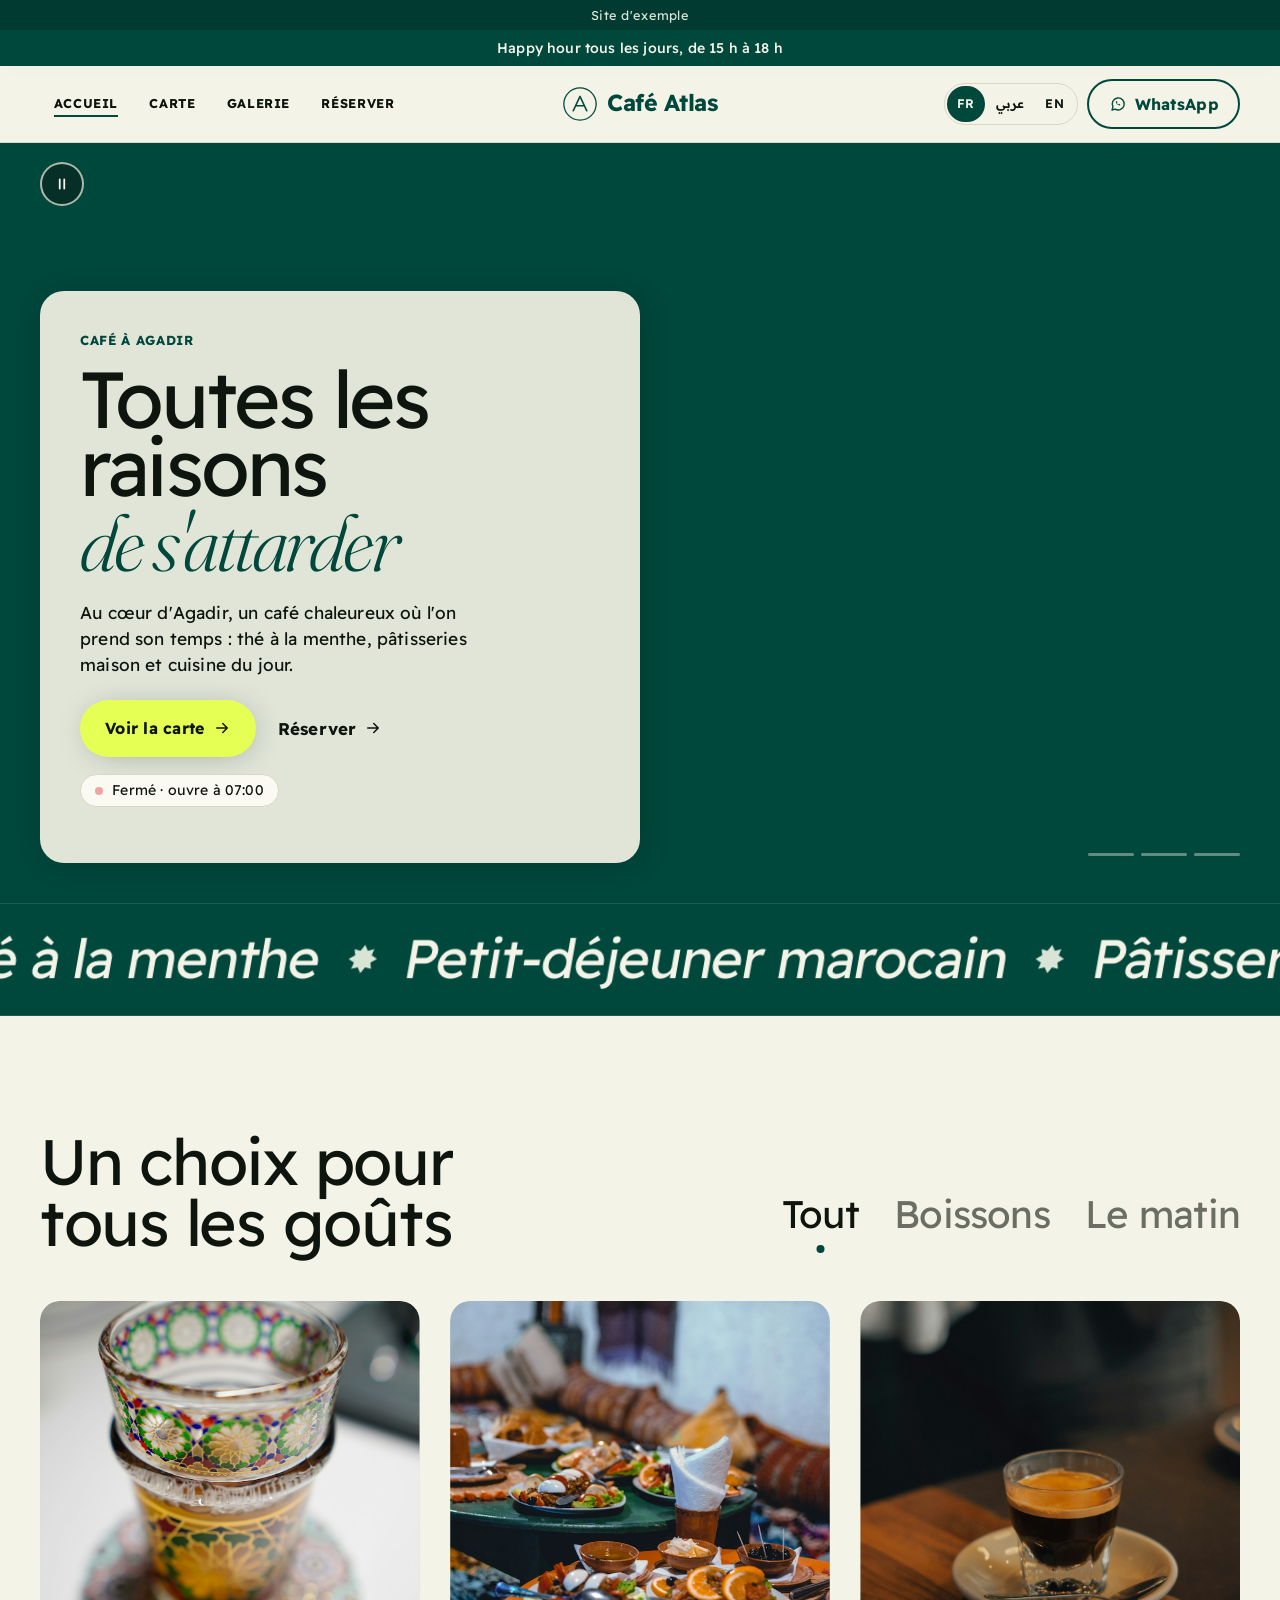
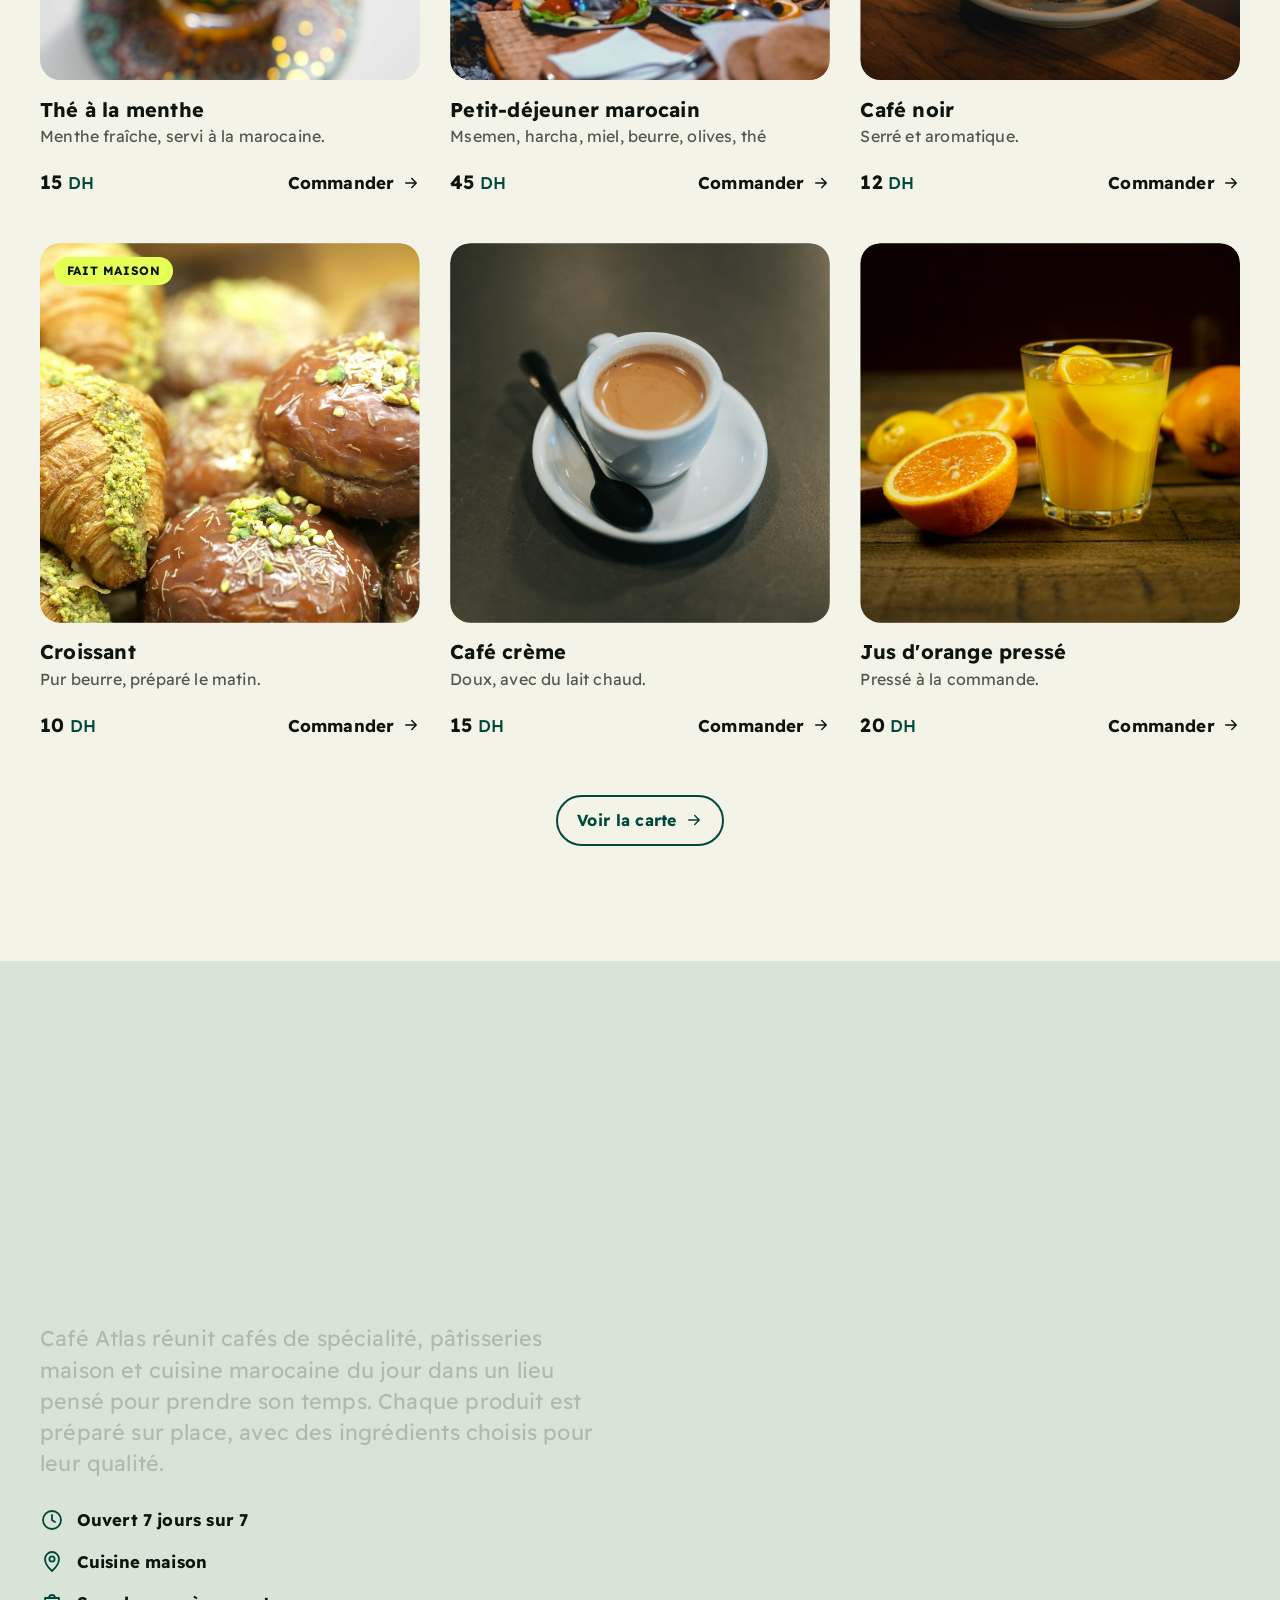
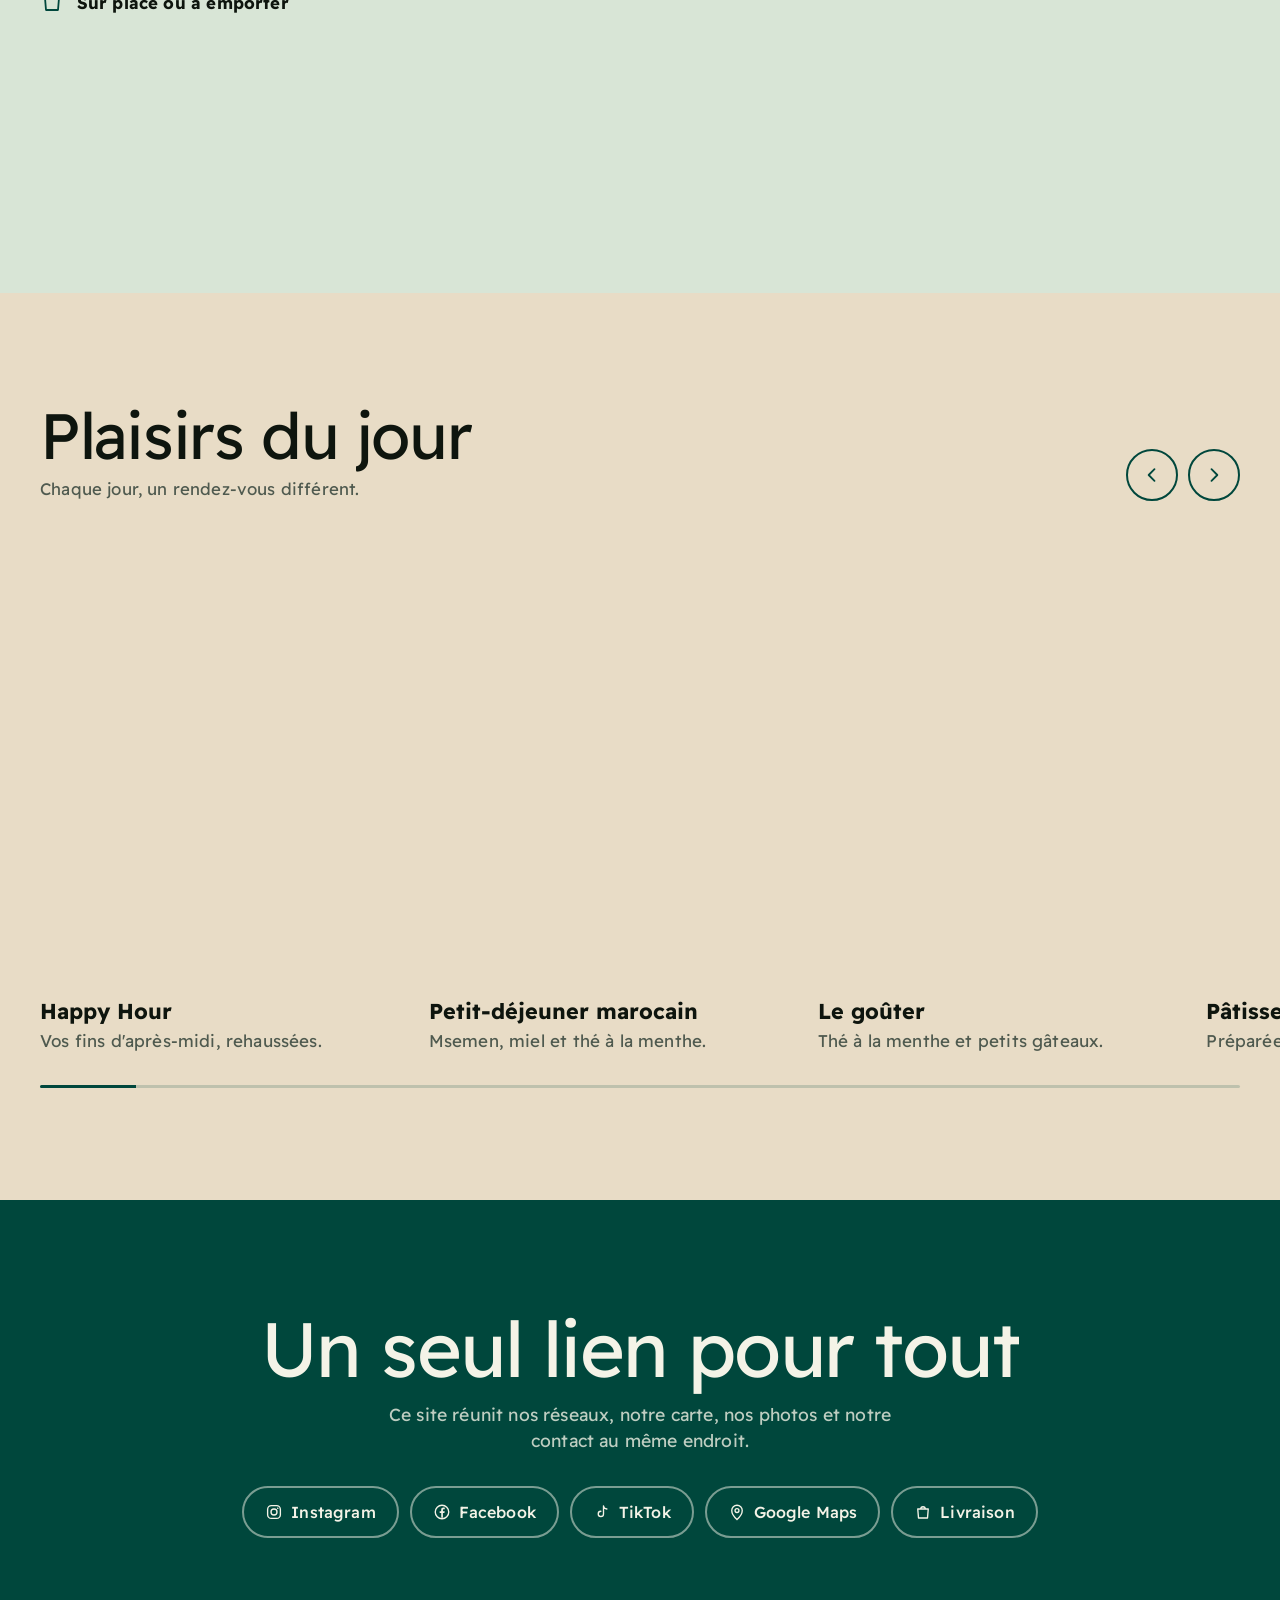
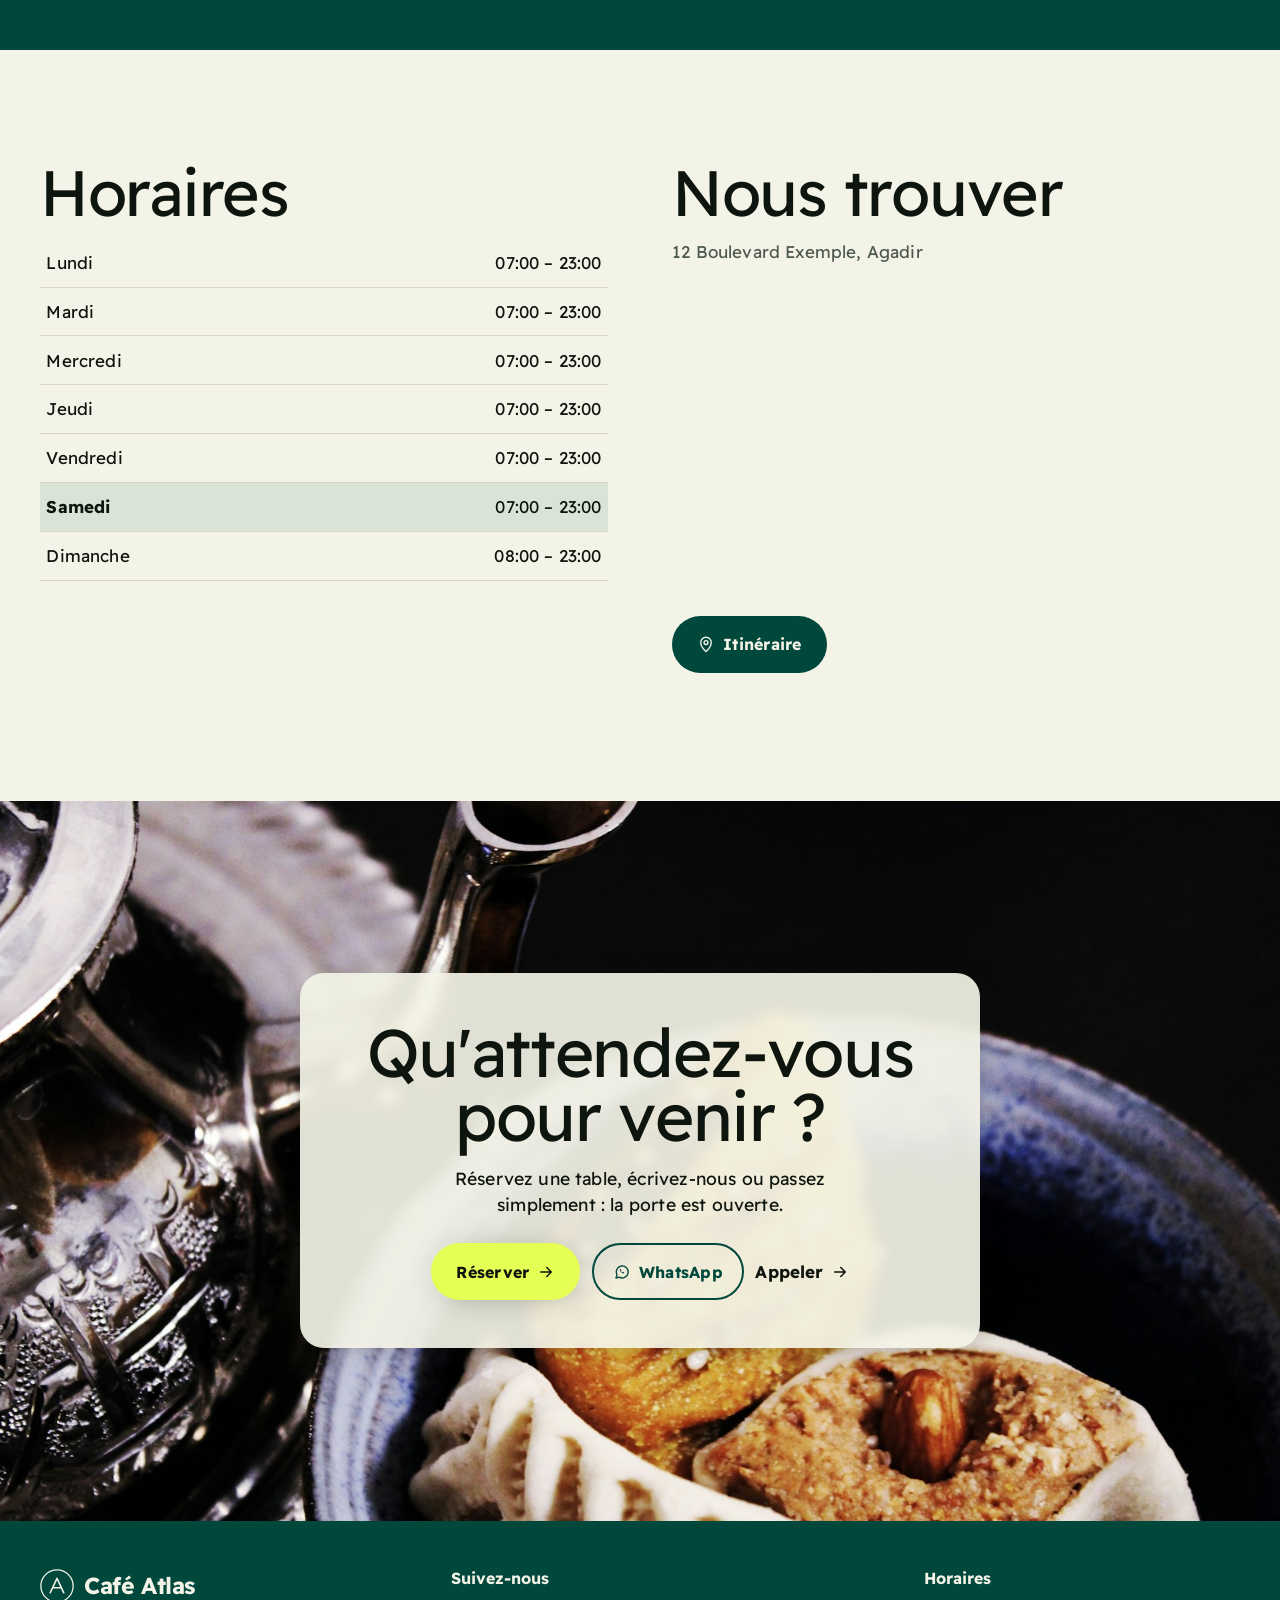
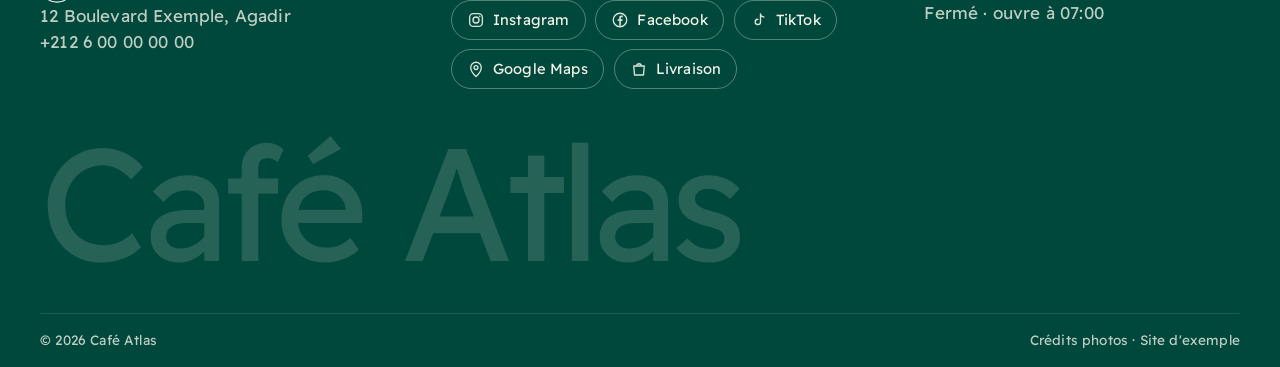
<file: index.html>
<!doctype html>
<html lang="fr" dir="ltr">
<head>
<meta charset="utf-8">
<meta name="viewport" content="width=device-width, initial-scale=1">
<title data-i18n="ti_home">Café Atlas · Agadir</title>
<meta name="description" content="Café Atlas à Agadir : cafés, pâtisseries maison et cuisine marocaine du jour. Horaires, carte, photos et réservation par WhatsApp." data-i18n-meta="md_home">
<meta property="og:title" content="Café Atlas · Agadir"><meta property="og:description" content="Café Atlas à Agadir : cafés, pâtisseries maison et cuisine marocaine du jour. Horaires, carte, photos et réservation par WhatsApp."><meta property="og:type" content="website">
<meta name="theme-color" content="#00473c">
<link rel="icon" href="data:image/svg+xml,%3Csvg xmlns='http://www.w3.org/2000/svg' viewBox='0 0 40 40'%3E%3Crect width='40' height='40' rx='9' fill='%2300473c'/%3E%3Cpath d='M12 28 20 11l8 17M15.5 22h9' fill='none' stroke='%23e6ff55' stroke-width='2.4' stroke-linecap='round' stroke-linejoin='round'/%3E%3C/svg%3E">
<link rel="canonical" href="https://exemple.ma/">
<meta property="og:locale" content="fr_MA"><meta property="og:image" content="https://exemple.ma/assets/photos/breakfast.jpg"><meta name="twitter:card" content="summary_large_image">
<link rel="stylesheet" href="assets/style.css">
<link rel="preconnect" href="https://fonts.googleapis.com"><link rel="preconnect" href="https://fonts.gstatic.com" crossorigin>
<link rel="stylesheet" href="https://fonts.googleapis.com/css2?family=Fraunces:ital,opsz,wght@1,9..144,300&family=Readex+Pro:wght@300;400;500;700&display=swap">
<link rel="stylesheet" href="assets/fx.css">
<link rel="stylesheet" href="assets/v3.css">
<script type="application/ld+json">{"@context":"https://schema.org","@type":"CafeOrCoffeeShop","name":"Café Atlas","description":"Café Atlas à Agadir : cafés, pâtisseries maison et cuisine marocaine du jour. Horaires, carte, photos et réservation par WhatsApp.","url":"https://exemple.ma","telephone":"+212 6 00 00 00 00","image":"https://exemple.ma/assets/photos/breakfast.jpg","servesCuisine":"Marocaine","inLanguage":["fr","ar","en"],"hasMenu":"https://exemple.ma/carte.html","address":{"@type":"PostalAddress","streetAddress":"12 Boulevard Exemple","addressLocality":"Agadir","addressCountry":"MA"},"openingHoursSpecification":[{"@type":"OpeningHoursSpecification","dayOfWeek":"Monday","opens":"07:00","closes":"23:00"},{"@type":"OpeningHoursSpecification","dayOfWeek":"Tuesday","opens":"07:00","closes":"23:00"},{"@type":"OpeningHoursSpecification","dayOfWeek":"Wednesday","opens":"07:00","closes":"23:00"},{"@type":"OpeningHoursSpecification","dayOfWeek":"Thursday","opens":"07:00","closes":"23:00"},{"@type":"OpeningHoursSpecification","dayOfWeek":"Friday","opens":"07:00","closes":"23:00"},{"@type":"OpeningHoursSpecification","dayOfWeek":"Saturday","opens":"07:00","closes":"23:00"},{"@type":"OpeningHoursSpecification","dayOfWeek":"Sunday","opens":"08:00","closes":"23:00"}]}</script>
<script>document.documentElement.classList.add('js')</script>
</head>
<body data-page="home">
<div class="prog" aria-hidden="true"></div>
<a class="skip" href="#main" data-i18n="skip">Aller au contenu</a>
<div class="demo" role="note"><span data-i18n="demo">Site d'exemple</span></div>
<div class="strip"><span data-i18n="strip">Happy hour · tous les jours de 15 h à 18 h</span></div>
<header class="hdr" id="top">
  <div class="wrap hdr-in">
    <a class="brand" href="index.html" aria-label="Café Atlas"><svg class="mono" viewBox="0 0 40 40" aria-hidden="true"><circle cx="20" cy="20" r="19" fill="none" stroke="currentColor" stroke-width="1.5"/><path d="M12 28 20 11l8 17M15.5 22h9" fill="none" stroke="currentColor" stroke-width="1.8" stroke-linecap="round" stroke-linejoin="round"/></svg><span class="bn" translate="no" data-i18n="name">Café Atlas</span></a>
    <nav class="nav" id="nav" aria-label="Navigation"><ul><li><a href="index.html" aria-current="page" data-i18n="nav_home">Accueil</a></li><li><a href="carte.html" data-i18n="nav_menu">Carte</a></li><li><a href="galerie.html" data-i18n="nav_gallery">Galerie</a></li><li><a href="contact.html" data-i18n="nav_contact">Réserver</a></li></ul></nav>
    <div class="hdr-r">
      <div class="lang" role="group" aria-label="Langue"><button type="button" data-lang="fr" aria-pressed="true">FR</button><button type="button" data-lang="ar" aria-pressed="false" lang="ar">عربي</button><button type="button" data-lang="en" aria-pressed="false">EN</button></div>
      <a class="btn btn-ghost hide-s" data-wa href="https://wa.me/212600000000"><svg viewBox="0 0 24 24" aria-hidden="true"><path d="M4 20l1.3-4.2A8 8 0 1 1 8.2 18.8L4 20z" fill="none" stroke="currentColor" stroke-width="1.8" stroke-linejoin="round"/><path d="M9 9c.5 2.5 2.5 4.5 5 5l1.2-1.2-1.8-1-.8.7c-.9-.4-1.6-1.1-2-2l.7-.8-1-1.8L9 9z" fill="currentColor"/></svg><span data-i18n="wa">WhatsApp</span></a>
      <button class="burger" id="burger" type="button" aria-expanded="false" aria-controls="nav" aria-label="Menu" data-i18n-aria="nav_open"><span></span><span></span></button>
    </div>
  </div>
</header>
<main id="main">

<section class="sgh" aria-labelledby="h1">
  <div class="sgh-media" aria-hidden="true"><div class="sgs" style="--n:0"><img src="assets/photos/breakfast.jpg" alt="" width="1280" height="960" fetchpriority="high"></div><div class="sgs" style="--n:1"><img src="assets/photos/patio.jpg" alt="" width="1920" height="2400" loading="lazy"></div><div class="sgs" style="--n:2"><img src="assets/photos/tea2.jpg" alt="" width="1280" height="1921" loading="lazy"></div></div>
  <button class="sgh-pause" type="button" aria-pressed="false" data-i18n-aria="pause_l" aria-label="Mettre les animations en pause"><svg class="i-pause" viewBox="0 0 24 24" aria-hidden="true"><path d="M9 6v12M15 6v12" fill="none" stroke="currentColor" stroke-width="2.4" stroke-linecap="round"/></svg><svg class="i-play" viewBox="0 0 24 24" aria-hidden="true"><path d="M8 5.5v13l11-6.5z" fill="currentColor"/></svg></button>
  <div class="sgh-cap" aria-hidden="true"><span style="--n:0" data-i18n="hl1_t"></span><span style="--n:1" data-i18n="cap_patio"></span><span style="--n:2" data-i18n="i_tea"></span></div>
  <div class="wrap sgh-in">
    <div class="sgh-panel">
      <p class="eyebrow-sg" data-i18n="sg_eyebrow">Café à Agadir</p>
      <h1 id="h1"><span class="ln"><span data-i18n="vh1">Toutes les raisons</span></span><span class="ln l2"><span data-i18n="vh2">de s'attarder</span></span></h1>
      <p class="sgh-p" data-i18n="vh_p"></p>
      <div class="sgh-cta"><a class="btn btn-gold" href="carte.html"><span data-i18n="cta_menu">Voir la carte</span><svg class="arw" viewBox="0 0 24 24" aria-hidden="true"><path d="M5 12h14M13 6l6 6-6 6" fill="none" stroke="currentColor" stroke-width="2" stroke-linecap="round" stroke-linejoin="round"/></svg></a><a class="glink" href="contact.html"><span data-i18n="nav_contact">Réserver</span><svg class="arw" viewBox="0 0 24 24" aria-hidden="true"><path d="M5 12h14M13 6l6 6-6 6" fill="none" stroke="currentColor" stroke-width="2" stroke-linecap="round" stroke-linejoin="round"/></svg></a></div>
      <p class="status"><span class="dot"></span><span class="js-status" data-i18n="open_now">Ouvert maintenant</span></p>
    </div>
    <div class="sgh-bars" aria-hidden="true"><span><i style="--n:0"></i></span><span><i style="--n:1"></i></span><span><i style="--n:2"></i></span></div>
  </div>
</section>
<div class="mq" dir="ltr" aria-hidden="true"><div class="mq-t"><div><span data-i18n="i_tea"></span><svg viewBox="0 0 24 24" aria-hidden="true"><path fill="currentColor" d="M12 2l2.6 4.2L19 5l-1.2 4.4L22 12l-4.2 2.6L19 19l-4.4-1.2L12 22l-2.6-4.2L5 19l1.2-4.4L2 12l4.2-2.6L5 5l4.4 1.2z"/></svg><span data-i18n="hl1_t"></span><svg viewBox="0 0 24 24" aria-hidden="true"><path fill="currentColor" d="M12 2l2.6 4.2L19 5l-1.2 4.4L22 12l-4.2 2.6L19 19l-4.4-1.2L12 22l-2.6-4.2L5 19l1.2-4.4L2 12l4.2-2.6L5 5l4.4 1.2z"/></svg><span data-i18n="hl2_t"></span><svg viewBox="0 0 24 24" aria-hidden="true"><path fill="currentColor" d="M12 2l2.6 4.2L19 5l-1.2 4.4L22 12l-4.2 2.6L19 19l-4.4-1.2L12 22l-2.6-4.2L5 19l1.2-4.4L2 12l4.2-2.6L5 5l4.4 1.2z"/></svg><span data-i18n="hl3_t"></span><svg viewBox="0 0 24 24" aria-hidden="true"><path fill="currentColor" d="M12 2l2.6 4.2L19 5l-1.2 4.4L22 12l-4.2 2.6L19 19l-4.4-1.2L12 22l-2.6-4.2L5 19l1.2-4.4L2 12l4.2-2.6L5 5l4.4 1.2z"/></svg><span data-i18n="i_oj"></span><svg viewBox="0 0 24 24" aria-hidden="true"><path fill="currentColor" d="M12 2l2.6 4.2L19 5l-1.2 4.4L22 12l-4.2 2.6L19 19l-4.4-1.2L12 22l-2.6-4.2L5 19l1.2-4.4L2 12l4.2-2.6L5 5l4.4 1.2z"/></svg></div><div><span data-i18n="i_tea"></span><svg viewBox="0 0 24 24" aria-hidden="true"><path fill="currentColor" d="M12 2l2.6 4.2L19 5l-1.2 4.4L22 12l-4.2 2.6L19 19l-4.4-1.2L12 22l-2.6-4.2L5 19l1.2-4.4L2 12l4.2-2.6L5 5l4.4 1.2z"/></svg><span data-i18n="hl1_t"></span><svg viewBox="0 0 24 24" aria-hidden="true"><path fill="currentColor" d="M12 2l2.6 4.2L19 5l-1.2 4.4L22 12l-4.2 2.6L19 19l-4.4-1.2L12 22l-2.6-4.2L5 19l1.2-4.4L2 12l4.2-2.6L5 5l4.4 1.2z"/></svg><span data-i18n="hl2_t"></span><svg viewBox="0 0 24 24" aria-hidden="true"><path fill="currentColor" d="M12 2l2.6 4.2L19 5l-1.2 4.4L22 12l-4.2 2.6L19 19l-4.4-1.2L12 22l-2.6-4.2L5 19l1.2-4.4L2 12l4.2-2.6L5 5l4.4 1.2z"/></svg><span data-i18n="hl3_t"></span><svg viewBox="0 0 24 24" aria-hidden="true"><path fill="currentColor" d="M12 2l2.6 4.2L19 5l-1.2 4.4L22 12l-4.2 2.6L19 19l-4.4-1.2L12 22l-2.6-4.2L5 19l1.2-4.4L2 12l4.2-2.6L5 5l4.4 1.2z"/></svg><span data-i18n="i_oj"></span><svg viewBox="0 0 24 24" aria-hidden="true"><path fill="currentColor" d="M12 2l2.6 4.2L19 5l-1.2 4.4L22 12l-4.2 2.6L19 19l-4.4-1.2L12 22l-2.6-4.2L5 19l1.2-4.4L2 12l4.2-2.6L5 5l4.4 1.2z"/></svg></div></div></div>
<section class="mn3" aria-labelledby="mn-h">
  <div class="wrap">
    <div class="mn3-head">
      <h2 id="mn-h"><span data-split data-i18n="mn_t">Un choix pour tous les goûts</span></h2>
      <div class="tabs" role="group" data-i18n-aria="filter_l" aria-label="Filtrer la carte"><button type="button" data-f="all" aria-pressed="true" data-i18n="f_all">Tout</button><button type="button" data-f="drinks" aria-pressed="false" data-i18n="tab_drinks">Boissons</button><button type="button" data-f="morning" aria-pressed="false" data-i18n="tab_morning">Le matin</button><i class="tdot" aria-hidden="true"></i></div>
    </div>
    <div class="pgrid">
      <article class="pc" data-cat="drinks"><div class="pc-ph rv" style="--i:0"><img src="assets/photos/tea.jpg" alt="" loading="lazy" width="640" height="640"></div><h3 data-i18n="i_tea"></h3><p class="pc-d" data-i18n="pc_tea_d"></p><div class="pc-f"><span class="pc-p" dir="ltr"><b>15</b> <span data-i18n="cur">DH</span></span><a class="glink" data-order="i_tea" href="https://wa.me/212600000000"><span data-i18n="order">Commander</span><svg class="arw" viewBox="0 0 24 24" aria-hidden="true"><path d="M5 12h14M13 6l6 6-6 6" fill="none" stroke="currentColor" stroke-width="2" stroke-linecap="round" stroke-linejoin="round"/></svg></a></div></article>
      <article class="pc" data-cat="morning"><div class="pc-ph rv" style="--i:1"><img src="assets/photos/breakfast2.jpg" alt="" loading="lazy" width="640" height="640"></div><h3 data-i18n="i_bf"></h3><p class="pc-d" data-i18n="i_bf_d"></p><div class="pc-f"><span class="pc-p" dir="ltr"><b>45</b> <span data-i18n="cur">DH</span></span><a class="glink" data-order="i_bf" href="https://wa.me/212600000000"><span data-i18n="order">Commander</span><svg class="arw" viewBox="0 0 24 24" aria-hidden="true"><path d="M5 12h14M13 6l6 6-6 6" fill="none" stroke="currentColor" stroke-width="2" stroke-linecap="round" stroke-linejoin="round"/></svg></a></div></article>
      <article class="pc" data-cat="drinks"><div class="pc-ph rv" style="--i:2"><img src="assets/photos/espresso.jpg" alt="" loading="lazy" width="640" height="640"></div><h3 data-i18n="i_black"></h3><p class="pc-d" data-i18n="pc_black_d"></p><div class="pc-f"><span class="pc-p" dir="ltr"><b>12</b> <span data-i18n="cur">DH</span></span><a class="glink" data-order="i_black" href="https://wa.me/212600000000"><span data-i18n="order">Commander</span><svg class="arw" viewBox="0 0 24 24" aria-hidden="true"><path d="M5 12h14M13 6l6 6-6 6" fill="none" stroke="currentColor" stroke-width="2" stroke-linecap="round" stroke-linejoin="round"/></svg></a></div></article>
      <article class="pc" data-cat="morning"><div class="pc-ph rv" style="--i:0"><img src="assets/photos/croissant.jpg" alt="" loading="lazy" width="640" height="640"><span class="badge" data-i18n="badge_home">Fait maison</span></div><h3 data-i18n="i_cr"></h3><p class="pc-d" data-i18n="pc_cr_d"></p><div class="pc-f"><span class="pc-p" dir="ltr"><b>10</b> <span data-i18n="cur">DH</span></span><a class="glink" data-order="i_cr" href="https://wa.me/212600000000"><span data-i18n="order">Commander</span><svg class="arw" viewBox="0 0 24 24" aria-hidden="true"><path d="M5 12h14M13 6l6 6-6 6" fill="none" stroke="currentColor" stroke-width="2" stroke-linecap="round" stroke-linejoin="round"/></svg></a></div></article>
      <article class="pc" data-cat="drinks"><div class="pc-ph rv" style="--i:1"><img src="assets/photos/sun.jpg" alt="" loading="lazy" width="640" height="640"></div><h3 data-i18n="i_cream"></h3><p class="pc-d" data-i18n="pc_cream_d"></p><div class="pc-f"><span class="pc-p" dir="ltr"><b>15</b> <span data-i18n="cur">DH</span></span><a class="glink" data-order="i_cream" href="https://wa.me/212600000000"><span data-i18n="order">Commander</span><svg class="arw" viewBox="0 0 24 24" aria-hidden="true"><path d="M5 12h14M13 6l6 6-6 6" fill="none" stroke="currentColor" stroke-width="2" stroke-linecap="round" stroke-linejoin="round"/></svg></a></div></article>
      <article class="pc" data-cat="drinks"><div class="pc-ph rv" style="--i:2"><img src="assets/photos/juice.jpg" alt="" loading="lazy" width="640" height="640"></div><h3 data-i18n="i_oj"></h3><p class="pc-d" data-i18n="pc_oj_d"></p><div class="pc-f"><span class="pc-p" dir="ltr"><b>20</b> <span data-i18n="cur">DH</span></span><a class="glink" data-order="i_oj" href="https://wa.me/212600000000"><span data-i18n="order">Commander</span><svg class="arw" viewBox="0 0 24 24" aria-hidden="true"><path d="M5 12h14M13 6l6 6-6 6" fill="none" stroke="currentColor" stroke-width="2" stroke-linecap="round" stroke-linejoin="round"/></svg></a></div></article>
    </div>
    <div class="mn3-more"><a class="btn btn-ghost" href="carte.html"><span data-i18n="cta_menu">Voir la carte</span><svg class="arw" viewBox="0 0 24 24" aria-hidden="true"><path d="M5 12h14M13 6l6 6-6 6" fill="none" stroke="currentColor" stroke-width="2" stroke-linecap="round" stroke-linejoin="round"/></svg></a></div>
  </div>
</section>
<section class="split" aria-labelledby="st-h">
  <div class="wrap split-in">
    <div>
      <h2 id="st-h"><span data-split data-i18n="about_t">Notre histoire</span></h2>
      <p class="big"><span data-scrub data-i18n="about_p"></span></p>
      <ul class="ffacts"><li><svg viewBox="0 0 24 24" aria-hidden="true"><circle cx="12" cy="12" r="9" fill="none" stroke="currentColor" stroke-width="1.8"/><path d="M12 7v5l3 2" fill="none" stroke="currentColor" stroke-width="1.8" stroke-linecap="round"/></svg><span data-i18n="fact1"></span></li><li><svg viewBox="0 0 24 24" aria-hidden="true"><path d="M12 22s7-6.2 7-12a7 7 0 1 0-14 0c0 5.8 7 12 7 12z" fill="none" stroke="currentColor" stroke-width="1.8"/><circle cx="12" cy="10" r="2.6" fill="none" stroke="currentColor" stroke-width="1.8"/></svg><span data-i18n="fact2"></span></li><li><svg viewBox="0 0 24 24" aria-hidden="true"><path d="M5 8h14l-1 12H6L5 8z" fill="none" stroke="currentColor" stroke-width="1.8" stroke-linejoin="round"/><path d="M9 8a3 3 0 0 1 6 0" fill="none" stroke="currentColor" stroke-width="1.8"/></svg><span data-i18n="fact3"></span></li></ul>
    </div>
    <div class="split-ph rv"><img src="assets/photos/cafe.jpg" alt="" loading="lazy" width="1400" height="1867"></div>
  </div>
</section>
<section class="rail-sec" aria-labelledby="dl-h">
  <div class="wrap rail-head">
    <div><h2 id="dl-h"><span data-split data-i18n="dl_t">Plaisirs du jour</span></h2><p data-i18n="rail_p"></p></div>
    <div class="rail-nav"><button class="rail-prev" type="button" data-i18n-aria="prev" aria-label="Précédent"><svg viewBox="0 0 24 24" aria-hidden="true"><path d="M15 5l-7 7 7 7" fill="none" stroke="currentColor" stroke-width="2.2" stroke-linecap="round" stroke-linejoin="round"/></svg></button><button class="rail-next" type="button" data-i18n-aria="next" aria-label="Suivant"><svg viewBox="0 0 24 24" aria-hidden="true"><path d="M15 5l-7 7 7 7" fill="none" stroke="currentColor" stroke-width="2.2" stroke-linecap="round" stroke-linejoin="round"/></svg></button></div>
  </div>
  <div class="rail" tabindex="0" role="region" data-i18n-aria="dl_t" aria-label="Plaisirs du jour"><article class="rc"><div class="rc-ph rv" style="--i:0"><img src="assets/photos/tea2.jpg" alt="" loading="lazy" width="640" height="800" draggable="false"><span class="rc-w" data-i18n="sp1_w"></span></div><h3 data-i18n="sp1_t"></h3><p data-i18n="sp1_s"></p></article><article class="rc"><div class="rc-ph rv" style="--i:1"><img src="assets/photos/breakfast3.jpg" alt="" loading="lazy" width="640" height="800" draggable="false"><span class="rc-w" data-i18n="sp2_w"></span></div><h3 data-i18n="sp2_t"></h3><p data-i18n="sp2_s"></p></article><article class="rc"><div class="rc-ph rv" style="--i:2"><img src="assets/photos/gouter.jpg" alt="" loading="lazy" width="640" height="800" draggable="false"><span class="rc-w" data-i18n="sp3_w"></span></div><h3 data-i18n="sp3_t"></h3><p data-i18n="sp3_s"></p></article><article class="rc"><div class="rc-ph rv" style="--i:3"><img src="assets/photos/msemen.jpg" alt="" loading="lazy" width="640" height="800" draggable="false"><span class="rc-w" data-i18n="sp4_w"></span></div><h3 data-i18n="sp4_t"></h3><p data-i18n="sp4_s"></p></article><article class="rc"><div class="rc-ph rv" style="--i:4"><img src="assets/photos/cups.jpg" alt="" loading="lazy" width="640" height="800" draggable="false"><span class="rc-w" data-i18n="sp5_w"></span></div><h3 data-i18n="sp5_t"></h3><p data-i18n="sp5_s"></p></article></div>
  <div class="rail-bar" aria-hidden="true"><i></i></div>
</section>
<section class="social" aria-labelledby="so-h">
  <div class="wrap"><h2 id="so-h"><span data-split data-i18n="hub_t">Un seul lien pour tout</span></h2><p data-i18n="hub_p"></p>
  <ul class="soc"><li><a class="pill" href="#" title="Lien à renseigner" aria-label="Instagram"><svg viewBox="0 0 24 24" aria-hidden="true"><rect x="3.5" y="3.5" width="17" height="17" rx="5" fill="none" stroke="currentColor" stroke-width="1.8"/><circle cx="12" cy="12" r="4" fill="none" stroke="currentColor" stroke-width="1.8"/><circle cx="17" cy="7" r="1.1" fill="currentColor"/></svg><span>Instagram</span></a></li><li><a class="pill" href="#" title="Lien à renseigner" aria-label="Facebook"><svg viewBox="0 0 24 24" aria-hidden="true"><circle cx="12" cy="12" r="9" fill="none" stroke="currentColor" stroke-width="1.8"/><path d="M13.2 19.5v-6.2h2l.4-2.4h-2.4V9.5c0-.7.3-1.2 1.300-1.200h1.200V6.200c-.2 0-1-.1-1.800-.1-1.900 0-3 1.100-3 3.100v1.700H8.900v2.400h2.100v6.200z" fill="currentColor"/></svg><span>Facebook</span></a></li><li><a class="pill" href="#" title="Lien à renseigner" aria-label="TikTok"><svg viewBox="0 0 24 24" aria-hidden="true"><path d="M14 4v10.5a3.500 3.500 0 1 1-3.500-3.500M14 4c.4 2.300 2 3.800 4.500 4" fill="none" stroke="currentColor" stroke-width="1.8" stroke-linecap="round"/></svg><span>TikTok</span></a></li><li><a class="pill" href="#" title="Lien à renseigner" aria-label="Google Maps"><svg viewBox="0 0 24 24" aria-hidden="true"><path d="M12 22s7-6.2 7-12a7 7 0 1 0-14 0c0 5.8 7 12 7 12z" fill="none" stroke="currentColor" stroke-width="1.8"/><circle cx="12" cy="10" r="2.6" fill="none" stroke="currentColor" stroke-width="1.8"/></svg><span>Google Maps</span></a></li><li><a class="pill" href="#" title="Lien à renseigner" aria-label="Livraison"><svg viewBox="0 0 24 24" aria-hidden="true"><path d="M5 8h14l-1 12H6L5 8z" fill="none" stroke="currentColor" stroke-width="1.8" stroke-linejoin="round"/><path d="M9 8a3 3 0 0 1 6 0" fill="none" stroke="currentColor" stroke-width="1.8"/></svg><span data-i18n="delivery">Livraison</span></a></li></ul></div>
</section>
<section class="info" data-i18n-aria="info_l" aria-label="Horaires et accès">
  <div class="wrap two">
    <div data-reveal style="--i:0"><h2><span data-split data-i18n="hours_t">Horaires</span></h2><table class="hrs"><tbody><tr data-day="0"><th scope="row" data-i18n="d0">Lundi</th><td dir="ltr">07:00 – 23:00</td></tr><tr data-day="1"><th scope="row" data-i18n="d1">Mardi</th><td dir="ltr">07:00 – 23:00</td></tr><tr data-day="2"><th scope="row" data-i18n="d2">Mercredi</th><td dir="ltr">07:00 – 23:00</td></tr><tr data-day="3"><th scope="row" data-i18n="d3">Jeudi</th><td dir="ltr">07:00 – 23:00</td></tr><tr data-day="4"><th scope="row" data-i18n="d4">Vendredi</th><td dir="ltr">07:00 – 23:00</td></tr><tr data-day="5"><th scope="row" data-i18n="d5">Samedi</th><td dir="ltr">07:00 – 23:00</td></tr><tr data-day="6"><th scope="row" data-i18n="d6">Dimanche</th><td dir="ltr">08:00 – 23:00</td></tr></tbody></table></div>
    <div data-reveal style="--i:1"><h2><span data-split data-i18n="loc_t">Nous trouver</span></h2><p class="mut"><span data-i18n="address">12 Boulevard Exemple, Agadir</span></p><div class="map"><iframe title="Google Maps" loading="lazy" referrerpolicy="no-referrer-when-downgrade" src="https://maps.google.com/maps?q=Agadir%2C%20Maroc&output=embed"></iframe></div><p><a class="btn btn-dark" target="_blank" rel="noopener" href="https://www.google.com/maps/search/?api=1&query=Agadir%2C%20Maroc"><svg viewBox="0 0 24 24" aria-hidden="true"><path d="M12 22s7-6.2 7-12a7 7 0 1 0-14 0c0 5.8 7 12 7 12z" fill="none" stroke="currentColor" stroke-width="1.8"/><circle cx="12" cy="10" r="2.6" fill="none" stroke="currentColor" stroke-width="1.8"/></svg><span data-i18n="route">Itinéraire</span></a></p></div>
  </div>

</section>
<section class="fin3" aria-labelledby="fin-h">
  <div class="fin3-ph" aria-hidden="true"><img src="assets/photos/theiere.jpg" alt="" loading="lazy" width="1920" height="1280"></div>
  <div class="fin3-panel"><h2 id="fin-h"><span data-split data-i18n="cta2_t"></span></h2><p data-i18n="cta2_p"></p>
  <div class="cta"><a class="btn btn-gold" href="contact.html"><span data-i18n="nav_contact">Réserver</span><svg class="arw" viewBox="0 0 24 24" aria-hidden="true"><path d="M5 12h14M13 6l6 6-6 6" fill="none" stroke="currentColor" stroke-width="2" stroke-linecap="round" stroke-linejoin="round"/></svg></a><a class="btn btn-ghost" data-wa href="https://wa.me/212600000000"><svg viewBox="0 0 24 24" aria-hidden="true"><path d="M4 20l1.3-4.2A8 8 0 1 1 8.2 18.8L4 20z" fill="none" stroke="currentColor" stroke-width="1.8" stroke-linejoin="round"/><path d="M9 9c.5 2.5 2.5 4.5 5 5l1.2-1.2-1.8-1-.8.7c-.9-.4-1.6-1.1-2-2l.7-.8-1-1.8L9 9z" fill="currentColor"/></svg><span data-i18n="wa">WhatsApp</span></a><a class="glink" href="tel:+212600000000"><span data-i18n="call">Appeler</span><svg class="arw" viewBox="0 0 24 24" aria-hidden="true"><path d="M5 12h14M13 6l6 6-6 6" fill="none" stroke="currentColor" stroke-width="2" stroke-linecap="round" stroke-linejoin="round"/></svg></a></div></div>
</section>
</main>
<footer class="ftr">
  <div class="wrap ftr-in">
    <div><a class="brand" href="index.html"><svg class="mono" viewBox="0 0 40 40" aria-hidden="true"><circle cx="20" cy="20" r="19" fill="none" stroke="currentColor" stroke-width="1.5"/><path d="M12 28 20 11l8 17M15.5 22h9" fill="none" stroke="currentColor" stroke-width="1.8" stroke-linecap="round" stroke-linejoin="round"/></svg><span class="bn" translate="no" data-i18n="name">Café Atlas</span></a>
      <p class="mut"><span data-i18n="address">12 Boulevard Exemple, Agadir</span><br><a href="tel:+212600000000" dir="ltr">+212 6 00 00 00 00</a></p></div>
    <div><h3 data-i18n="social_t">Suivez-nous</h3><ul class="soc"><li><a class="pill" href="#" title="Lien à renseigner" aria-label="Instagram"><svg viewBox="0 0 24 24" aria-hidden="true"><rect x="3.5" y="3.5" width="17" height="17" rx="5" fill="none" stroke="currentColor" stroke-width="1.8"/><circle cx="12" cy="12" r="4" fill="none" stroke="currentColor" stroke-width="1.8"/><circle cx="17" cy="7" r="1.1" fill="currentColor"/></svg><span>Instagram</span></a></li><li><a class="pill" href="#" title="Lien à renseigner" aria-label="Facebook"><svg viewBox="0 0 24 24" aria-hidden="true"><circle cx="12" cy="12" r="9" fill="none" stroke="currentColor" stroke-width="1.8"/><path d="M13.2 19.5v-6.2h2l.4-2.4h-2.4V9.5c0-.7.3-1.2 1.300-1.200h1.200V6.200c-.2 0-1-.1-1.800-.1-1.900 0-3 1.100-3 3.100v1.700H8.900v2.400h2.100v6.200z" fill="currentColor"/></svg><span>Facebook</span></a></li><li><a class="pill" href="#" title="Lien à renseigner" aria-label="TikTok"><svg viewBox="0 0 24 24" aria-hidden="true"><path d="M14 4v10.5a3.500 3.500 0 1 1-3.500-3.500M14 4c.4 2.300 2 3.800 4.500 4" fill="none" stroke="currentColor" stroke-width="1.8" stroke-linecap="round"/></svg><span>TikTok</span></a></li><li><a class="pill" href="#" title="Lien à renseigner" aria-label="Google Maps"><svg viewBox="0 0 24 24" aria-hidden="true"><path d="M12 22s7-6.2 7-12a7 7 0 1 0-14 0c0 5.8 7 12 7 12z" fill="none" stroke="currentColor" stroke-width="1.8"/><circle cx="12" cy="10" r="2.6" fill="none" stroke="currentColor" stroke-width="1.8"/></svg><span>Google Maps</span></a></li><li><a class="pill" href="#" title="Lien à renseigner" aria-label="Livraison"><svg viewBox="0 0 24 24" aria-hidden="true"><path d="M5 8h14l-1 12H6L5 8z" fill="none" stroke="currentColor" stroke-width="1.8" stroke-linejoin="round"/><path d="M9 8a3 3 0 0 1 6 0" fill="none" stroke="currentColor" stroke-width="1.8"/></svg><span data-i18n="delivery">Livraison</span></a></li></ul></div>
    <div><h3 data-i18n="hours_t">Horaires</h3><p class="mut" id="ft-hours"><span class="js-status" data-i18n="open_now">Ouvert maintenant</span></p></div>
  </div>
  <div class="wrap"><div class="wordmark" aria-hidden="true" data-i18n="name">Café Atlas</div></div>
  <div class="wrap ftr-b"><span data-i18n="rights">© 2026 Café Atlas</span><span class="mut"><a href="credits.html" data-i18n="credits_t">Crédits photos</a> · <span data-i18n="demo">Site d'exemple</span></span></div>
</footer>
<nav class="dock" aria-label="Actions rapides">
  <a href="tel:+212600000000"><svg viewBox="0 0 24 24" aria-hidden="true"><path d="M5 4h4l2 5-2.5 1.5a11 11 0 0 0 5 5L15 13l5 2v4a2 2 0 0 1-2 2A16 16 0 0 1 3 6a2 2 0 0 1 2-2z" fill="none" stroke="currentColor" stroke-width="1.8" stroke-linejoin="round"/></svg><span data-i18n="call">Appeler</span></a>
  <a data-wa href="https://wa.me/212600000000"><svg viewBox="0 0 24 24" aria-hidden="true"><path d="M4 20l1.3-4.2A8 8 0 1 1 8.2 18.8L4 20z" fill="none" stroke="currentColor" stroke-width="1.8" stroke-linejoin="round"/><path d="M9 9c.5 2.5 2.5 4.5 5 5l1.2-1.2-1.8-1-.8.7c-.9-.4-1.6-1.1-2-2l.7-.8-1-1.8L9 9z" fill="currentColor"/></svg><span data-i18n="wa">WhatsApp</span></a>
  <a href="https://www.google.com/maps/search/?api=1&query=Agadir%2C%20Maroc" target="_blank" rel="noopener"><svg viewBox="0 0 24 24" aria-hidden="true"><path d="M12 22s7-6.2 7-12a7 7 0 1 0-14 0c0 5.8 7 12 7 12z" fill="none" stroke="currentColor" stroke-width="1.8"/><circle cx="12" cy="10" r="2.6" fill="none" stroke="currentColor" stroke-width="1.8"/></svg><span data-i18n="route">Itinéraire</span></a>
</nav>
<script>window.CFG={"phone":"212600000000","tz":"Africa/Casablanca","hours":[["07:00","23:00"],["07:00","23:00"],["07:00","23:00"],["07:00","23:00"],["07:00","23:00"],["07:00","23:00"],["08:00","23:00"]]};</script>
<script src="assets/i18n.js"></script>
<script src="assets/i18n2.js"></script>
<script src="assets/i18n3.js"></script>
<script src="assets/app.js"></script>
<script src="assets/fx.js"></script>
<script src="assets/v3.js"></script>
</body></html>
</file>
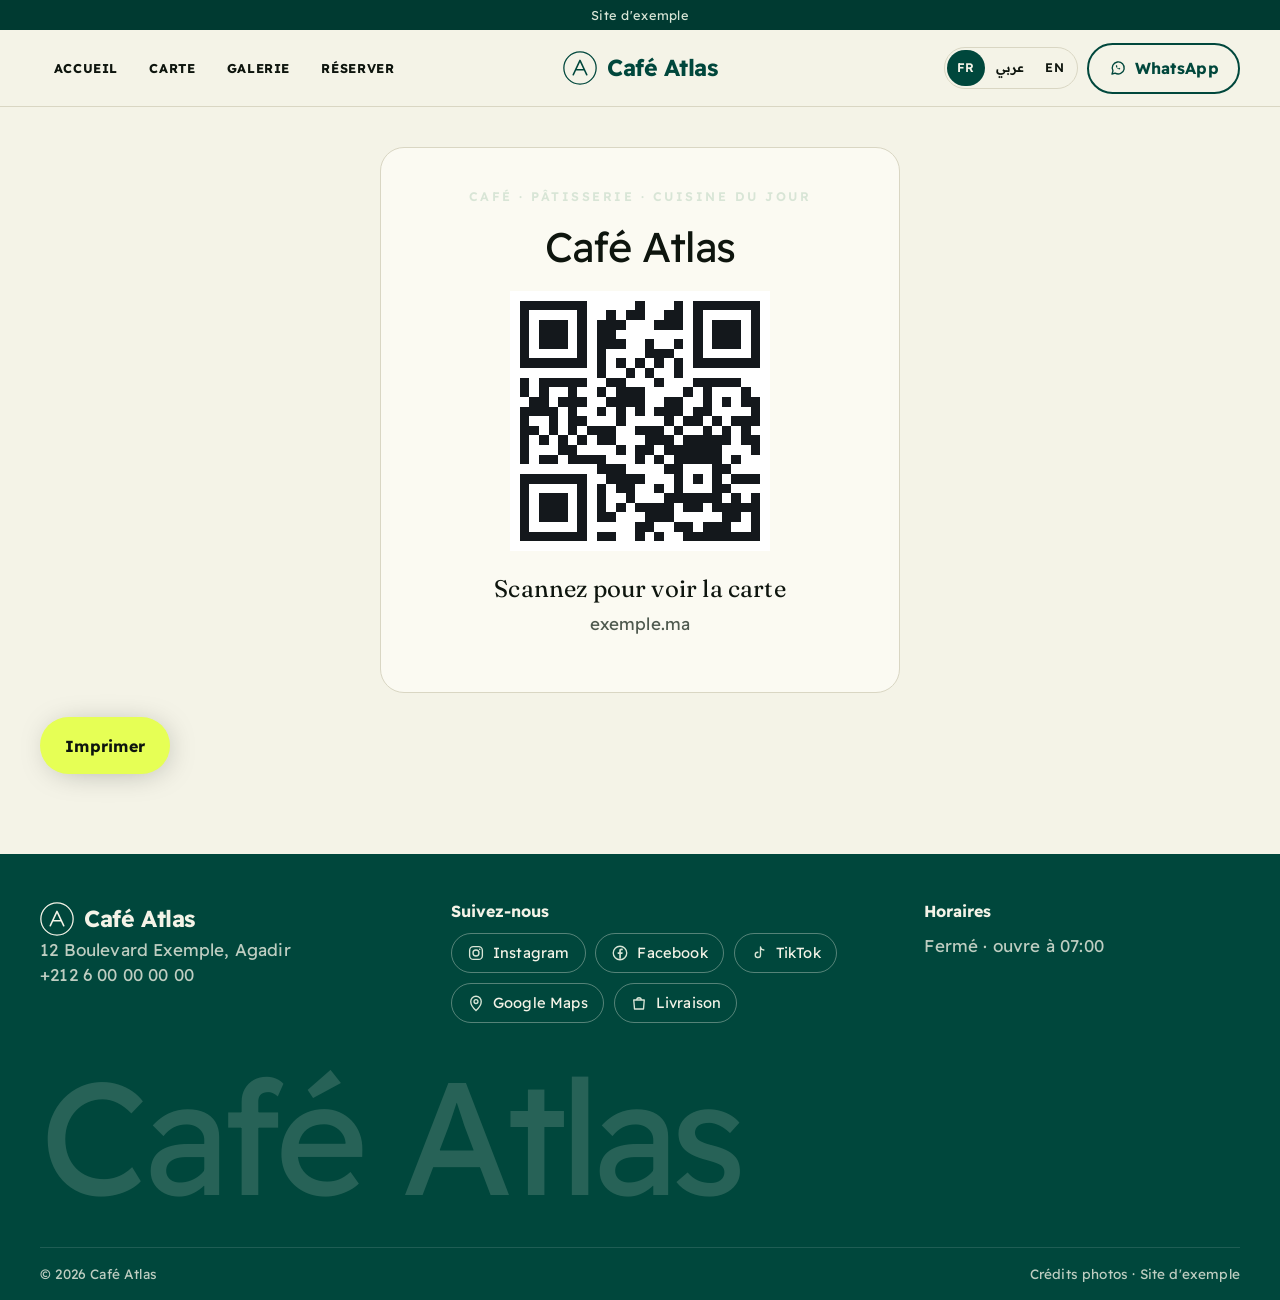
<file: affichette.html>
<!doctype html>
<html lang="fr" dir="ltr">
<head>
<meta charset="utf-8">
<meta name="viewport" content="width=device-width, initial-scale=1">
<title data-i18n="ti_poster">Affichette · Café Atlas</title>
<meta name="description" content="Affichette QR code du Café Atlas." data-i18n-meta="md_poster">
<meta property="og:title" content="Affichette · Café Atlas"><meta property="og:description" content="Affichette QR code du Café Atlas."><meta property="og:type" content="website">
<meta name="theme-color" content="#00473c">
<link rel="icon" href="data:image/svg+xml,%3Csvg xmlns='http://www.w3.org/2000/svg' viewBox='0 0 40 40'%3E%3Crect width='40' height='40' rx='9' fill='%2300473c'/%3E%3Cpath d='M12 28 20 11l8 17M15.5 22h9' fill='none' stroke='%23e6ff55' stroke-width='2.4' stroke-linecap='round' stroke-linejoin='round'/%3E%3C/svg%3E">
<link rel="stylesheet" href="assets/style.css">
<link rel="preconnect" href="https://fonts.googleapis.com"><link rel="preconnect" href="https://fonts.gstatic.com" crossorigin>
<link rel="stylesheet" href="https://fonts.googleapis.com/css2?family=Fraunces:ital,opsz,wght@1,9..144,300&family=Readex+Pro:wght@300;400;500;700&display=swap">
<link rel="stylesheet" href="assets/fx.css">
<link rel="stylesheet" href="assets/v3.css">

<script>document.documentElement.classList.add('js')</script>
</head>
<body data-page="poster">
<div class="prog" aria-hidden="true"></div>
<a class="skip" href="#main" data-i18n="skip">Aller au contenu</a>
<div class="demo" role="note"><span data-i18n="demo">Site d'exemple</span></div>
<header class="hdr" id="top">
  <div class="wrap hdr-in">
    <a class="brand" href="index.html" aria-label="Café Atlas"><svg class="mono" viewBox="0 0 40 40" aria-hidden="true"><circle cx="20" cy="20" r="19" fill="none" stroke="currentColor" stroke-width="1.5"/><path d="M12 28 20 11l8 17M15.5 22h9" fill="none" stroke="currentColor" stroke-width="1.8" stroke-linecap="round" stroke-linejoin="round"/></svg><span class="bn" data-i18n="name">Café Atlas</span></a>
    <nav class="nav" id="nav" aria-label="Navigation"><ul><li><a href="index.html" data-i18n="nav_home">Accueil</a></li><li><a href="carte.html" data-i18n="nav_menu">Carte</a></li><li><a href="galerie.html" data-i18n="nav_gallery">Galerie</a></li><li><a href="contact.html" data-i18n="nav_contact">Réserver</a></li></ul></nav>
    <div class="hdr-r">
      <div class="lang" role="group" aria-label="Langue"><button type="button" data-lang="fr" aria-pressed="true">FR</button><button type="button" data-lang="ar" aria-pressed="false" lang="ar">عربي</button><button type="button" data-lang="en" aria-pressed="false">EN</button></div>
      <a class="btn btn-ghost hide-s" data-wa href="https://wa.me/212600000000"><svg viewBox="0 0 24 24" aria-hidden="true"><path d="M4 20l1.3-4.2A8 8 0 1 1 8.2 18.8L4 20z" fill="none" stroke="currentColor" stroke-width="1.8" stroke-linejoin="round"/><path d="M9 9c.5 2.5 2.5 4.5 5 5l1.2-1.2-1.8-1-.8.7c-.9-.4-1.6-1.1-2-2l.7-.8-1-1.8L9 9z" fill="currentColor"/></svg><span data-i18n="wa">WhatsApp</span></a>
      <button class="burger" id="burger" type="button" aria-expanded="false" aria-controls="nav" aria-label="Menu" data-i18n-aria="nav_open"><span></span><span></span></button>
    </div>
  </div>
</header>
<main id="main">

<section class="poster-wrap"><div class="wrap">
<div class="poster" id="poster">
  <p class="eyebrow"><span data-i18n="tag">Café · Pâtisserie · Cuisine du jour</span></p><h1><span data-split data-i18n="name">Café Atlas</span></h1>
  <div class="qrbox"><svg role="img" aria-label="QR code" xmlns="http://www.w3.org/2000/svg" viewBox="0 0 27 27" shape-rendering="crispEdges"><path fill="#ffffff" d="M0 0h27v27H0z"/><path stroke="#14181c" d="M1 1.5h7m5 0h1m3 0h1m1 0h7M1 2.5h1m5 0h1m2 0h1m1 0h2m2 0h2m1 0h1m5 0h1M1 3.5h1m1 0h3m1 0h1m1 0h3m3 0h3m1 0h1m1 0h3m1 0h1M1 4.5h1m1 0h3m1 0h1m1 0h2m8 0h1m1 0h3m1 0h1M1 5.5h1m1 0h3m1 0h1m1 0h3m2 0h1m2 0h1m1 0h1m1 0h3m1 0h1M1 6.5h1m5 0h1m1 0h1m4 0h3m2 0h1m5 0h1M1 7.5h7m1 0h1m1 0h1m1 0h1m1 0h1m1 0h1m1 0h7M9 8.5h1m2 0h1m1 0h1m2 0h1M1 9.5h1m1 0h5m2 0h2m3 0h1m3 0h5M1 10.5h1m1 0h1m2 0h1m2 0h1m1 0h3m4 0h1m1 0h1m3 0h1M2 11.5h2m1 0h3m2 0h4m2 0h2m2 0h1m1 0h1m1 0h2M1 12.5h4m1 0h1m2 0h1m1 0h1m1 0h1m1 0h3m1 0h2m4 0h1M1 13.5h1m2 0h1m1 0h2m3 0h1m4 0h1m1 0h2m1 0h1m1 0h3M1 14.5h2m1 0h1m1 0h1m1 0h3m2 0h3m1 0h1m2 0h1m1 0h1m1 0h1M1 15.5h1m1 0h1m1 0h1m1 0h1m1 0h2m3 0h3m1 0h5m1 0h2M1 16.5h1m3 0h2m4 0h1m1 0h2m1 0h6m3 0h1M1 17.5h1m1 0h2m1 0h4m3 0h1m1 0h1m1 0h5m1 0h1M9 18.5h3m4 0h2m3 0h2M1 19.5h7m2 0h4m3 0h1m1 0h1m1 0h1m1 0h3M1 20.5h1m5 0h1m1 0h1m1 0h2m2 0h1m1 0h1m3 0h2M1 21.5h1m1 0h3m1 0h1m1 0h1m2 0h1m3 0h6m1 0h1m1 0h1M1 22.5h1m1 0h3m1 0h1m1 0h1m1 0h1m1 0h4m1 0h2m1 0h5M1 23.5h1m1 0h3m1 0h1m1 0h2m3 0h3m5 0h2m1 0h1M1 24.5h1m5 0h1m5 0h2m2 0h2m1 0h3m2 0h1M1 25.5h7m1 0h2m2 0h1m1 0h1m2 0h8"/></svg>
</div>
  <p class="po-t"><span data-i18n="po_t">Scannez pour voir la carte</span></p><p class="mut" dir="ltr">exemple.ma</p>
</div>
<p class="cta noprint"><button class="btn btn-gold" type="button" onclick="window.print()"><span data-i18n="po_print">Imprimer</span></button></p>
</div></section>
</main>
<footer class="ftr">
  <div class="wrap ftr-in">
    <div><a class="brand" href="index.html"><svg class="mono" viewBox="0 0 40 40" aria-hidden="true"><circle cx="20" cy="20" r="19" fill="none" stroke="currentColor" stroke-width="1.5"/><path d="M12 28 20 11l8 17M15.5 22h9" fill="none" stroke="currentColor" stroke-width="1.8" stroke-linecap="round" stroke-linejoin="round"/></svg><span class="bn" data-i18n="name">Café Atlas</span></a>
      <p class="mut"><span data-i18n="address">12 Boulevard Exemple, Agadir</span><br><a href="tel:+212600000000" dir="ltr">+212 6 00 00 00 00</a></p></div>
    <div><h3 data-i18n="social_t">Suivez-nous</h3><ul class="soc"><li><a class="pill" href="#" title="Lien à renseigner" aria-label="Instagram"><svg viewBox="0 0 24 24" aria-hidden="true"><rect x="3.5" y="3.5" width="17" height="17" rx="5" fill="none" stroke="currentColor" stroke-width="1.8"/><circle cx="12" cy="12" r="4" fill="none" stroke="currentColor" stroke-width="1.8"/><circle cx="17" cy="7" r="1.1" fill="currentColor"/></svg><span>Instagram</span></a></li><li><a class="pill" href="#" title="Lien à renseigner" aria-label="Facebook"><svg viewBox="0 0 24 24" aria-hidden="true"><circle cx="12" cy="12" r="9" fill="none" stroke="currentColor" stroke-width="1.8"/><path d="M13.2 19.5v-6.2h2l.4-2.4h-2.4V9.5c0-.7.3-1.2 1.300-1.200h1.200V6.200c-.2 0-1-.1-1.800-.1-1.900 0-3 1.100-3 3.100v1.700H8.900v2.400h2.100v6.200z" fill="currentColor"/></svg><span>Facebook</span></a></li><li><a class="pill" href="#" title="Lien à renseigner" aria-label="TikTok"><svg viewBox="0 0 24 24" aria-hidden="true"><path d="M14 4v10.5a3.500 3.500 0 1 1-3.500-3.500M14 4c.4 2.300 2 3.800 4.500 4" fill="none" stroke="currentColor" stroke-width="1.8" stroke-linecap="round"/></svg><span>TikTok</span></a></li><li><a class="pill" href="#" title="Lien à renseigner" aria-label="Google Maps"><svg viewBox="0 0 24 24" aria-hidden="true"><path d="M12 22s7-6.2 7-12a7 7 0 1 0-14 0c0 5.8 7 12 7 12z" fill="none" stroke="currentColor" stroke-width="1.8"/><circle cx="12" cy="10" r="2.6" fill="none" stroke="currentColor" stroke-width="1.8"/></svg><span>Google Maps</span></a></li><li><a class="pill" href="#" title="Lien à renseigner" aria-label="Livraison"><svg viewBox="0 0 24 24" aria-hidden="true"><path d="M5 8h14l-1 12H6L5 8z" fill="none" stroke="currentColor" stroke-width="1.8" stroke-linejoin="round"/><path d="M9 8a3 3 0 0 1 6 0" fill="none" stroke="currentColor" stroke-width="1.8"/></svg><span data-i18n="delivery">Livraison</span></a></li></ul></div>
    <div><h3 data-i18n="hours_t">Horaires</h3><p class="mut" id="ft-hours"><span class="js-status" data-i18n="open_now">Ouvert maintenant</span></p></div>
  </div>
  <div class="wrap"><div class="wordmark" aria-hidden="true" data-i18n="name">Café Atlas</div></div>
  <div class="wrap ftr-b"><span data-i18n="rights">© 2026 Café Atlas</span><span class="mut"><a href="credits.html" data-i18n="credits_t">Crédits photos</a> · Site d'exemple</span></div>
</footer>
<nav class="dock" aria-label="Actions rapides">
  <a href="tel:+212600000000"><svg viewBox="0 0 24 24" aria-hidden="true"><path d="M5 4h4l2 5-2.5 1.5a11 11 0 0 0 5 5L15 13l5 2v4a2 2 0 0 1-2 2A16 16 0 0 1 3 6a2 2 0 0 1 2-2z" fill="none" stroke="currentColor" stroke-width="1.8" stroke-linejoin="round"/></svg><span data-i18n="call">Appeler</span></a>
  <a data-wa href="https://wa.me/212600000000"><svg viewBox="0 0 24 24" aria-hidden="true"><path d="M4 20l1.3-4.2A8 8 0 1 1 8.2 18.8L4 20z" fill="none" stroke="currentColor" stroke-width="1.8" stroke-linejoin="round"/><path d="M9 9c.5 2.5 2.5 4.5 5 5l1.2-1.2-1.8-1-.8.7c-.9-.4-1.6-1.1-2-2l.7-.8-1-1.8L9 9z" fill="currentColor"/></svg><span data-i18n="wa">WhatsApp</span></a>
  <a href="https://www.google.com/maps/search/?api=1&query=Agadir%2C%20Maroc" target="_blank" rel="noopener"><svg viewBox="0 0 24 24" aria-hidden="true"><path d="M12 22s7-6.2 7-12a7 7 0 1 0-14 0c0 5.8 7 12 7 12z" fill="none" stroke="currentColor" stroke-width="1.8"/><circle cx="12" cy="10" r="2.6" fill="none" stroke="currentColor" stroke-width="1.8"/></svg><span data-i18n="route">Itinéraire</span></a>
</nav>
<script>window.CFG={"phone":"212600000000","tz":"Africa/Casablanca","hours":[["07:00","23:00"],["07:00","23:00"],["07:00","23:00"],["07:00","23:00"],["07:00","23:00"],["07:00","23:00"],["08:00","23:00"]]};</script>
<script src="assets/i18n.js"></script>
<script src="assets/i18n2.js"></script>
<script src="assets/i18n3.js"></script>
<script src="assets/app.js"></script>
<script src="assets/fx.js"></script>
<script src="assets/v3.js"></script>
</body></html>
</file>
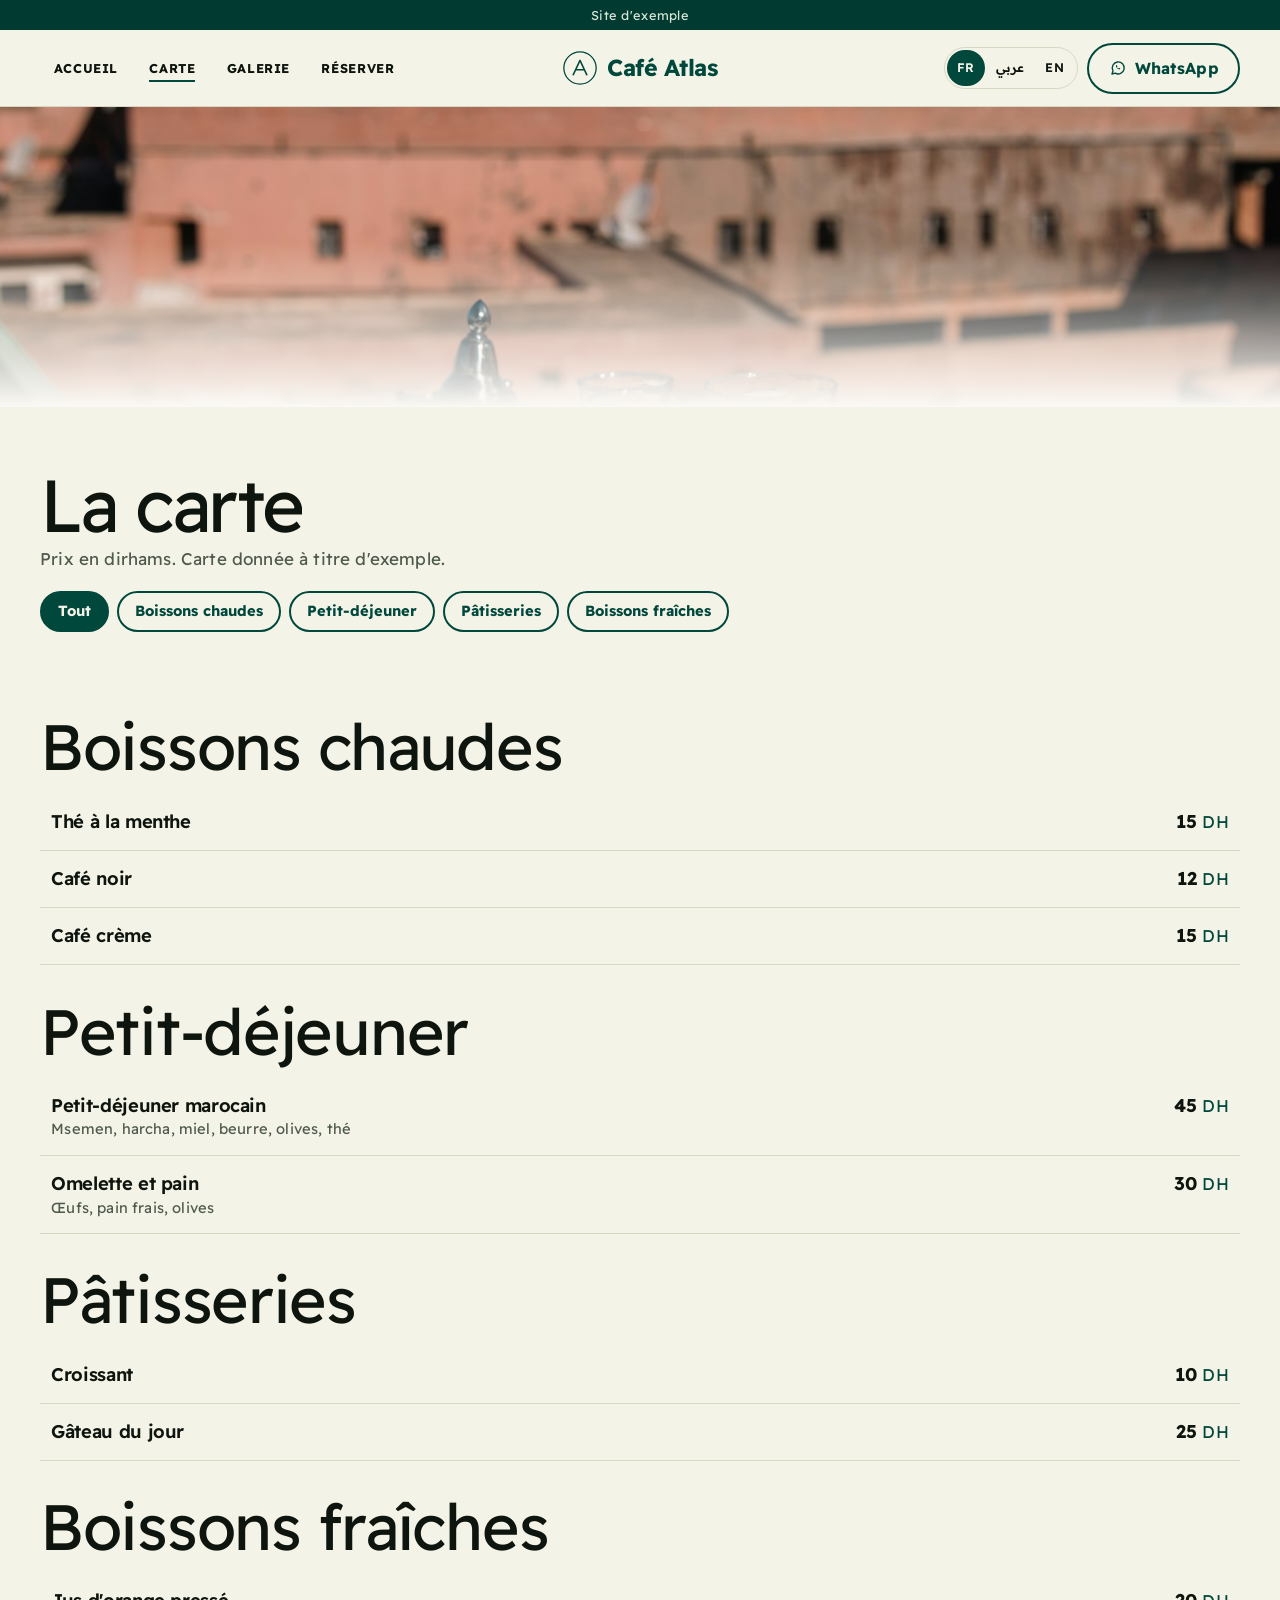
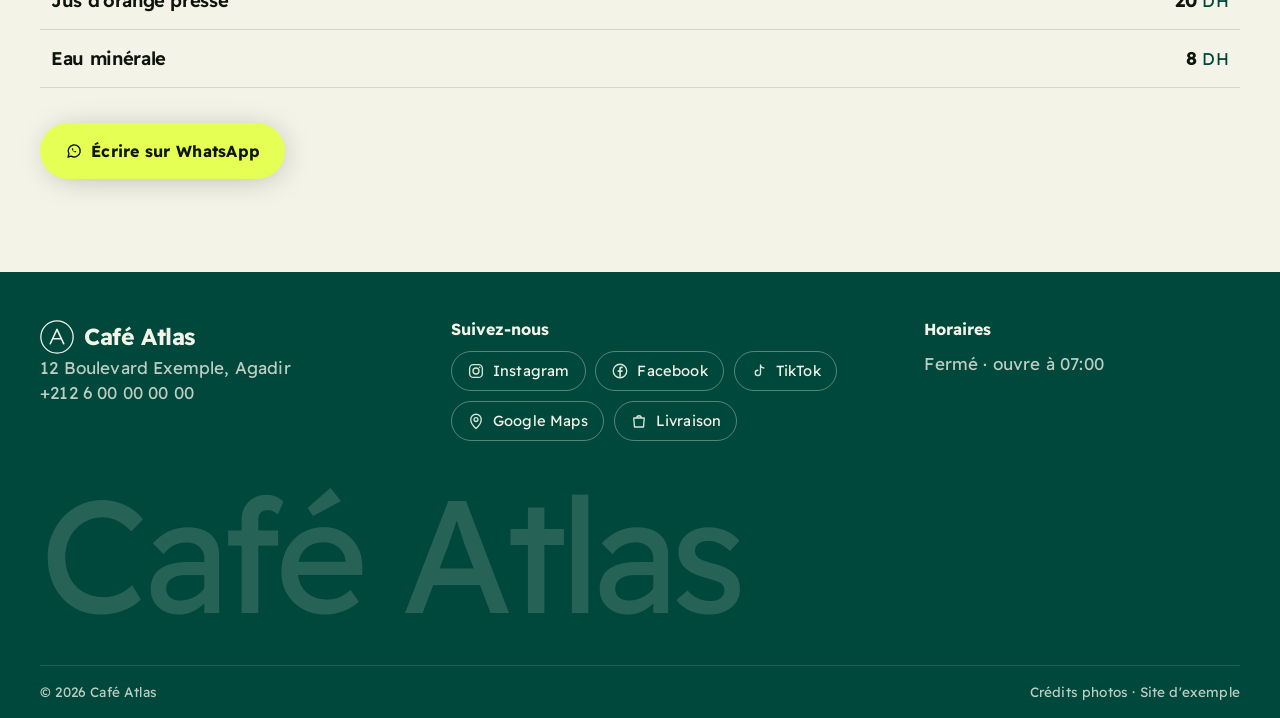
<file: carte.html>
<!doctype html>
<html lang="fr" dir="ltr">
<head>
<meta charset="utf-8">
<meta name="viewport" content="width=device-width, initial-scale=1">
<title data-i18n="ti_menu">La carte · Café Atlas</title>
<meta name="description" content="La carte du Café Atlas : boissons chaudes, petit-déjeuner, pâtisseries et boissons fraîches." data-i18n-meta="md_menu">
<meta property="og:title" content="La carte · Café Atlas"><meta property="og:description" content="La carte du Café Atlas : boissons chaudes, petit-déjeuner, pâtisseries et boissons fraîches."><meta property="og:type" content="website">
<meta name="theme-color" content="#00473c">
<link rel="icon" href="data:image/svg+xml,%3Csvg xmlns='http://www.w3.org/2000/svg' viewBox='0 0 40 40'%3E%3Crect width='40' height='40' rx='9' fill='%2300473c'/%3E%3Cpath d='M12 28 20 11l8 17M15.5 22h9' fill='none' stroke='%23e6ff55' stroke-width='2.4' stroke-linecap='round' stroke-linejoin='round'/%3E%3C/svg%3E">
<link rel="canonical" href="https://exemple.ma/carte.html">
<meta property="og:locale" content="fr_MA"><meta property="og:image" content="https://exemple.ma/assets/photos/breakfast.jpg"><meta name="twitter:card" content="summary_large_image">
<link rel="stylesheet" href="assets/style.css">
<link rel="preconnect" href="https://fonts.googleapis.com"><link rel="preconnect" href="https://fonts.gstatic.com" crossorigin>
<link rel="stylesheet" href="https://fonts.googleapis.com/css2?family=Fraunces:ital,opsz,wght@1,9..144,300&family=Readex+Pro:wght@300;400;500;700&display=swap">
<link rel="stylesheet" href="assets/fx.css">
<link rel="stylesheet" href="assets/v3.css">

<script>document.documentElement.classList.add('js')</script>
</head>
<body data-page="menu">
<div class="prog" aria-hidden="true"></div>
<a class="skip" href="#main" data-i18n="skip">Aller au contenu</a>
<div class="demo" role="note"><span data-i18n="demo">Site d'exemple</span></div>
<header class="hdr" id="top">
  <div class="wrap hdr-in">
    <a class="brand" href="index.html" aria-label="Café Atlas"><svg class="mono" viewBox="0 0 40 40" aria-hidden="true"><circle cx="20" cy="20" r="19" fill="none" stroke="currentColor" stroke-width="1.5"/><path d="M12 28 20 11l8 17M15.5 22h9" fill="none" stroke="currentColor" stroke-width="1.8" stroke-linecap="round" stroke-linejoin="round"/></svg><span class="bn" translate="no" data-i18n="name">Café Atlas</span></a>
    <nav class="nav" id="nav" aria-label="Navigation"><ul><li><a href="index.html" data-i18n="nav_home">Accueil</a></li><li><a href="carte.html" aria-current="page" data-i18n="nav_menu">Carte</a></li><li><a href="galerie.html" data-i18n="nav_gallery">Galerie</a></li><li><a href="contact.html" data-i18n="nav_contact">Réserver</a></li></ul></nav>
    <div class="hdr-r">
      <div class="lang" role="group" aria-label="Langue"><button type="button" data-lang="fr" aria-pressed="true">FR</button><button type="button" data-lang="ar" aria-pressed="false" lang="ar">عربي</button><button type="button" data-lang="en" aria-pressed="false">EN</button></div>
      <a class="btn btn-ghost hide-s" data-wa href="https://wa.me/212600000000"><svg viewBox="0 0 24 24" aria-hidden="true"><path d="M4 20l1.3-4.2A8 8 0 1 1 8.2 18.8L4 20z" fill="none" stroke="currentColor" stroke-width="1.8" stroke-linejoin="round"/><path d="M9 9c.5 2.5 2.5 4.5 5 5l1.2-1.2-1.8-1-.8.7c-.9-.4-1.6-1.1-2-2l.7-.8-1-1.8L9 9z" fill="currentColor"/></svg><span data-i18n="wa">WhatsApp</span></a>
      <button class="burger" id="burger" type="button" aria-expanded="false" aria-controls="nav" aria-label="Menu" data-i18n-aria="nav_open"><span></span><span></span></button>
    </div>
  </div>
</header>
<main id="main">

<div class="pbanner" role="presentation" style="background-image:url(assets/photos/breakfast3.jpg)"></div>
<section class="phead"><div class="wrap"><h1><span data-split data-i18n="menu_t">La carte</span></h1><p class="mut" data-reveal style="--i:1"><span data-i18n="menu_p">Prix en dirhams. Carte donnée à titre d'exemple.</span></p>
<div class="chips" role="group" aria-label="Filtre" data-reveal style="--i:2"><button type="button" class="chip" data-f="all" aria-pressed="true"><span data-i18n="f_all">Tout</span></button><button type="button" class="chip" data-f="c0" aria-pressed="false"><span data-i18n="cat_hot">Boissons chaudes</span></button><button type="button" class="chip" data-f="c1" aria-pressed="false"><span data-i18n="cat_bf">Petit-déjeuner</span></button><button type="button" class="chip" data-f="c2" aria-pressed="false"><span data-i18n="cat_pa">Pâtisseries</span></button><button type="button" class="chip" data-f="c3" aria-pressed="false"><span data-i18n="cat_cold">Boissons fraîches</span></button></div></div></section>
<section class="sec"><div class="wrap">
<div class="mcat" data-c="c0" data-reveal style="--i:0"><h2><span data-split data-i18n="cat_hot">Boissons chaudes</span></h2><ul class="ml"><li><div><h3><span data-i18n="i_tea">Thé à la menthe</span></h3></div><span class="price" dir="ltr"><b>15</b> <span data-i18n="cur">DH</span></span></li><li><div><h3><span data-i18n="i_black">Café noir</span></h3></div><span class="price" dir="ltr"><b>12</b> <span data-i18n="cur">DH</span></span></li><li><div><h3><span data-i18n="i_cream">Café crème</span></h3></div><span class="price" dir="ltr"><b>15</b> <span data-i18n="cur">DH</span></span></li></ul></div><div class="mcat" data-c="c1" data-reveal style="--i:0"><h2><span data-split data-i18n="cat_bf">Petit-déjeuner</span></h2><ul class="ml"><li><div><h3><span data-i18n="i_bf">Petit-déjeuner marocain</span></h3><p class="mut"><span data-i18n="i_bf_d">Msemen, harcha, miel, beurre, olives, thé</span></p></div><span class="price" dir="ltr"><b>45</b> <span data-i18n="cur">DH</span></span></li><li><div><h3><span data-i18n="i_om">Omelette et pain</span></h3><p class="mut"><span data-i18n="i_om_d">Œufs, pain frais, olives</span></p></div><span class="price" dir="ltr"><b>30</b> <span data-i18n="cur">DH</span></span></li></ul></div><div class="mcat" data-c="c2" data-reveal style="--i:0"><h2><span data-split data-i18n="cat_pa">Pâtisseries</span></h2><ul class="ml"><li><div><h3><span data-i18n="i_cr">Croissant</span></h3></div><span class="price" dir="ltr"><b>10</b> <span data-i18n="cur">DH</span></span></li><li><div><h3><span data-i18n="i_cake">Gâteau du jour</span></h3></div><span class="price" dir="ltr"><b>25</b> <span data-i18n="cur">DH</span></span></li></ul></div><div class="mcat" data-c="c3" data-reveal style="--i:0"><h2><span data-split data-i18n="cat_cold">Boissons fraîches</span></h2><ul class="ml"><li><div><h3><span data-i18n="i_oj">Jus d'orange pressé</span></h3></div><span class="price" dir="ltr"><b>20</b> <span data-i18n="cur">DH</span></span></li><li><div><h3><span data-i18n="i_wa">Eau minérale</span></h3></div><span class="price" dir="ltr"><b>8</b> <span data-i18n="cur">DH</span></span></li></ul></div>
<p class="cta" data-reveal style="--i:0"><a class="btn btn-gold" data-wa href="https://wa.me/212600000000"><svg viewBox="0 0 24 24" aria-hidden="true"><path d="M4 20l1.3-4.2A8 8 0 1 1 8.2 18.8L4 20z" fill="none" stroke="currentColor" stroke-width="1.8" stroke-linejoin="round"/><path d="M9 9c.5 2.5 2.5 4.5 5 5l1.2-1.2-1.8-1-.8.7c-.9-.4-1.6-1.1-2-2l.7-.8-1-1.8L9 9z" fill="currentColor"/></svg><span data-i18n="cta_wa">Écrire sur WhatsApp</span></a></p>
</div></section>
</main>
<footer class="ftr">
  <div class="wrap ftr-in">
    <div><a class="brand" href="index.html"><svg class="mono" viewBox="0 0 40 40" aria-hidden="true"><circle cx="20" cy="20" r="19" fill="none" stroke="currentColor" stroke-width="1.5"/><path d="M12 28 20 11l8 17M15.5 22h9" fill="none" stroke="currentColor" stroke-width="1.8" stroke-linecap="round" stroke-linejoin="round"/></svg><span class="bn" translate="no" data-i18n="name">Café Atlas</span></a>
      <p class="mut"><span data-i18n="address">12 Boulevard Exemple, Agadir</span><br><a href="tel:+212600000000" dir="ltr">+212 6 00 00 00 00</a></p></div>
    <div><h3 data-i18n="social_t">Suivez-nous</h3><ul class="soc"><li><a class="pill" href="#" title="Lien à renseigner" aria-label="Instagram"><svg viewBox="0 0 24 24" aria-hidden="true"><rect x="3.5" y="3.5" width="17" height="17" rx="5" fill="none" stroke="currentColor" stroke-width="1.8"/><circle cx="12" cy="12" r="4" fill="none" stroke="currentColor" stroke-width="1.8"/><circle cx="17" cy="7" r="1.1" fill="currentColor"/></svg><span>Instagram</span></a></li><li><a class="pill" href="#" title="Lien à renseigner" aria-label="Facebook"><svg viewBox="0 0 24 24" aria-hidden="true"><circle cx="12" cy="12" r="9" fill="none" stroke="currentColor" stroke-width="1.8"/><path d="M13.2 19.5v-6.2h2l.4-2.4h-2.4V9.5c0-.7.3-1.2 1.300-1.200h1.200V6.200c-.2 0-1-.1-1.800-.1-1.900 0-3 1.100-3 3.100v1.700H8.900v2.400h2.100v6.200z" fill="currentColor"/></svg><span>Facebook</span></a></li><li><a class="pill" href="#" title="Lien à renseigner" aria-label="TikTok"><svg viewBox="0 0 24 24" aria-hidden="true"><path d="M14 4v10.5a3.500 3.500 0 1 1-3.500-3.500M14 4c.4 2.300 2 3.800 4.500 4" fill="none" stroke="currentColor" stroke-width="1.8" stroke-linecap="round"/></svg><span>TikTok</span></a></li><li><a class="pill" href="#" title="Lien à renseigner" aria-label="Google Maps"><svg viewBox="0 0 24 24" aria-hidden="true"><path d="M12 22s7-6.2 7-12a7 7 0 1 0-14 0c0 5.8 7 12 7 12z" fill="none" stroke="currentColor" stroke-width="1.8"/><circle cx="12" cy="10" r="2.6" fill="none" stroke="currentColor" stroke-width="1.8"/></svg><span>Google Maps</span></a></li><li><a class="pill" href="#" title="Lien à renseigner" aria-label="Livraison"><svg viewBox="0 0 24 24" aria-hidden="true"><path d="M5 8h14l-1 12H6L5 8z" fill="none" stroke="currentColor" stroke-width="1.8" stroke-linejoin="round"/><path d="M9 8a3 3 0 0 1 6 0" fill="none" stroke="currentColor" stroke-width="1.8"/></svg><span data-i18n="delivery">Livraison</span></a></li></ul></div>
    <div><h3 data-i18n="hours_t">Horaires</h3><p class="mut" id="ft-hours"><span class="js-status" data-i18n="open_now">Ouvert maintenant</span></p></div>
  </div>
  <div class="wrap"><div class="wordmark" aria-hidden="true" data-i18n="name">Café Atlas</div></div>
  <div class="wrap ftr-b"><span data-i18n="rights">© 2026 Café Atlas</span><span class="mut"><a href="credits.html" data-i18n="credits_t">Crédits photos</a> · <span data-i18n="demo">Site d'exemple</span></span></div>
</footer>
<nav class="dock" aria-label="Actions rapides">
  <a href="tel:+212600000000"><svg viewBox="0 0 24 24" aria-hidden="true"><path d="M5 4h4l2 5-2.5 1.5a11 11 0 0 0 5 5L15 13l5 2v4a2 2 0 0 1-2 2A16 16 0 0 1 3 6a2 2 0 0 1 2-2z" fill="none" stroke="currentColor" stroke-width="1.8" stroke-linejoin="round"/></svg><span data-i18n="call">Appeler</span></a>
  <a data-wa href="https://wa.me/212600000000"><svg viewBox="0 0 24 24" aria-hidden="true"><path d="M4 20l1.3-4.2A8 8 0 1 1 8.2 18.8L4 20z" fill="none" stroke="currentColor" stroke-width="1.8" stroke-linejoin="round"/><path d="M9 9c.5 2.5 2.5 4.5 5 5l1.2-1.2-1.8-1-.8.7c-.9-.4-1.6-1.1-2-2l.7-.8-1-1.8L9 9z" fill="currentColor"/></svg><span data-i18n="wa">WhatsApp</span></a>
  <a href="https://www.google.com/maps/search/?api=1&query=Agadir%2C%20Maroc" target="_blank" rel="noopener"><svg viewBox="0 0 24 24" aria-hidden="true"><path d="M12 22s7-6.2 7-12a7 7 0 1 0-14 0c0 5.8 7 12 7 12z" fill="none" stroke="currentColor" stroke-width="1.8"/><circle cx="12" cy="10" r="2.6" fill="none" stroke="currentColor" stroke-width="1.8"/></svg><span data-i18n="route">Itinéraire</span></a>
</nav>
<script>window.CFG={"phone":"212600000000","tz":"Africa/Casablanca","hours":[["07:00","23:00"],["07:00","23:00"],["07:00","23:00"],["07:00","23:00"],["07:00","23:00"],["07:00","23:00"],["08:00","23:00"]]};</script>
<script src="assets/i18n.js"></script>
<script src="assets/i18n2.js"></script>
<script src="assets/i18n3.js"></script>
<script src="assets/app.js"></script>
<script src="assets/fx.js"></script>
<script src="assets/v3.js"></script>
</body></html>
</file>
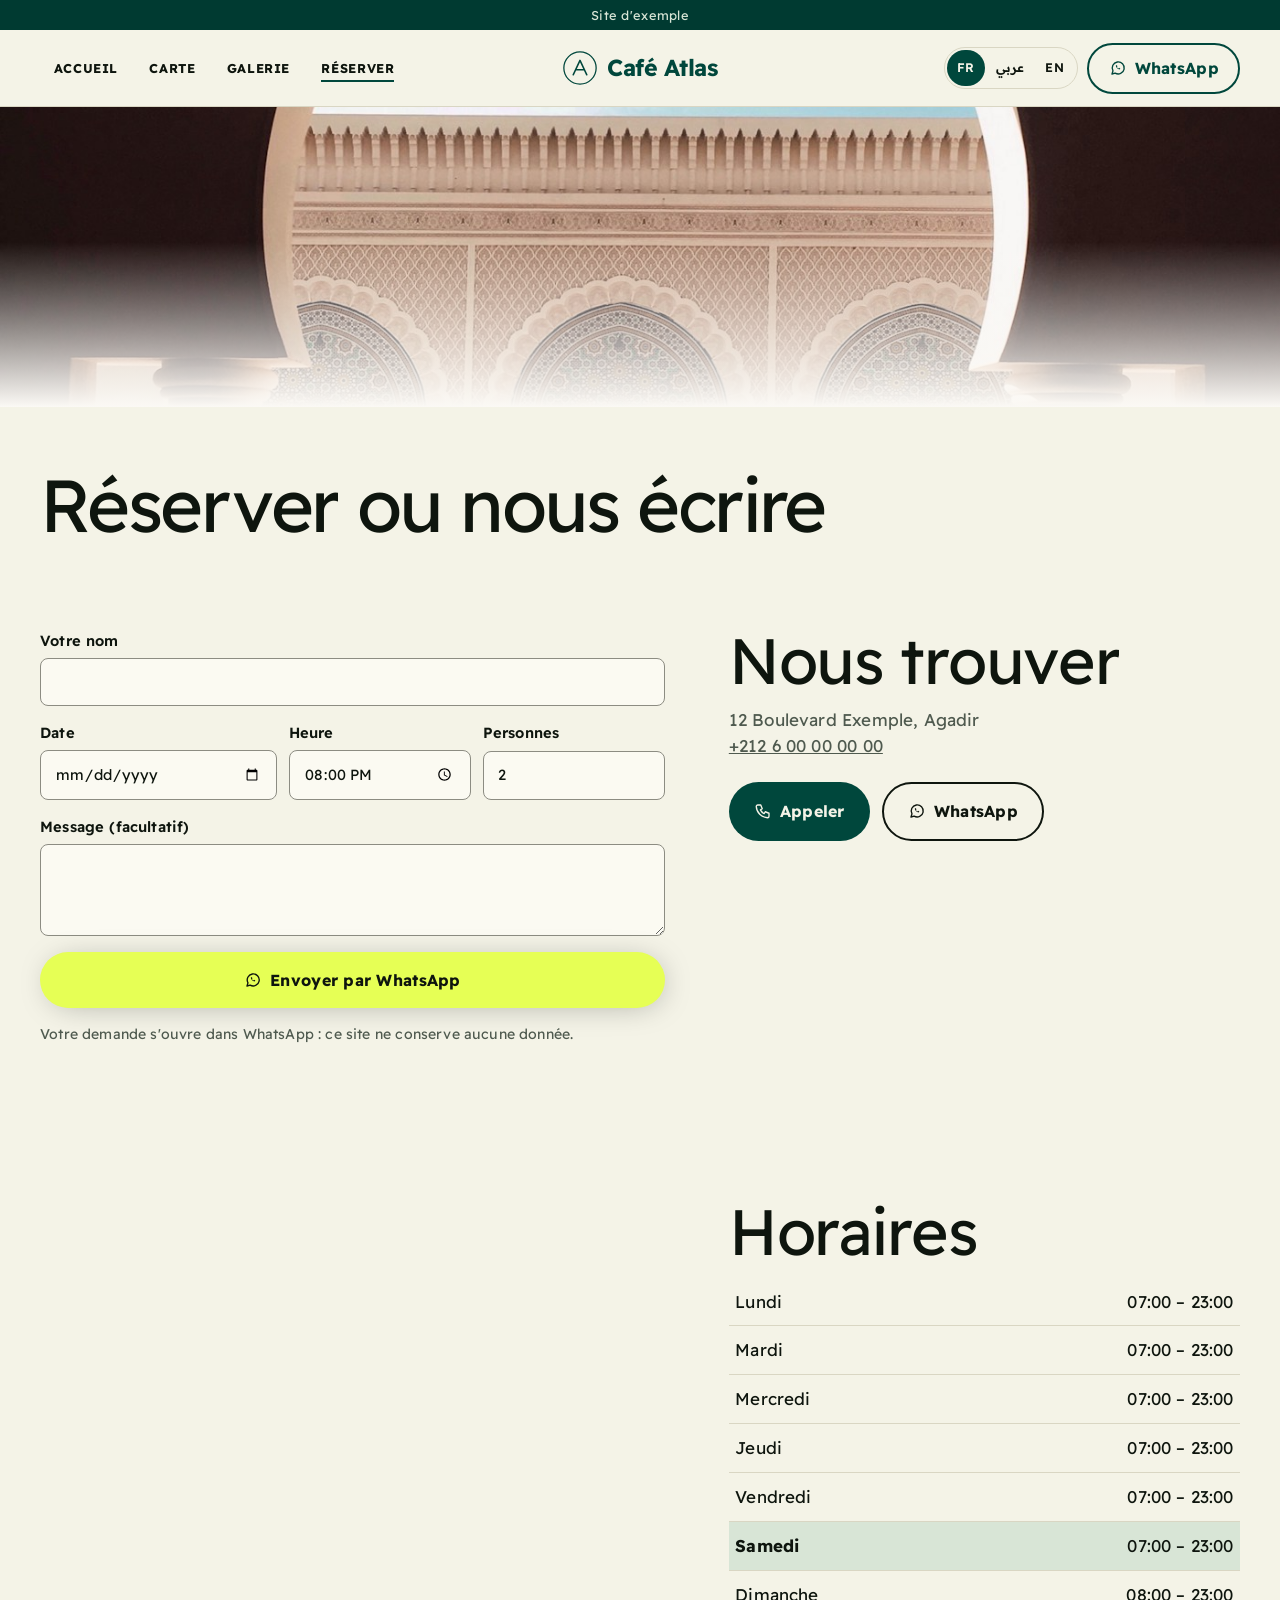
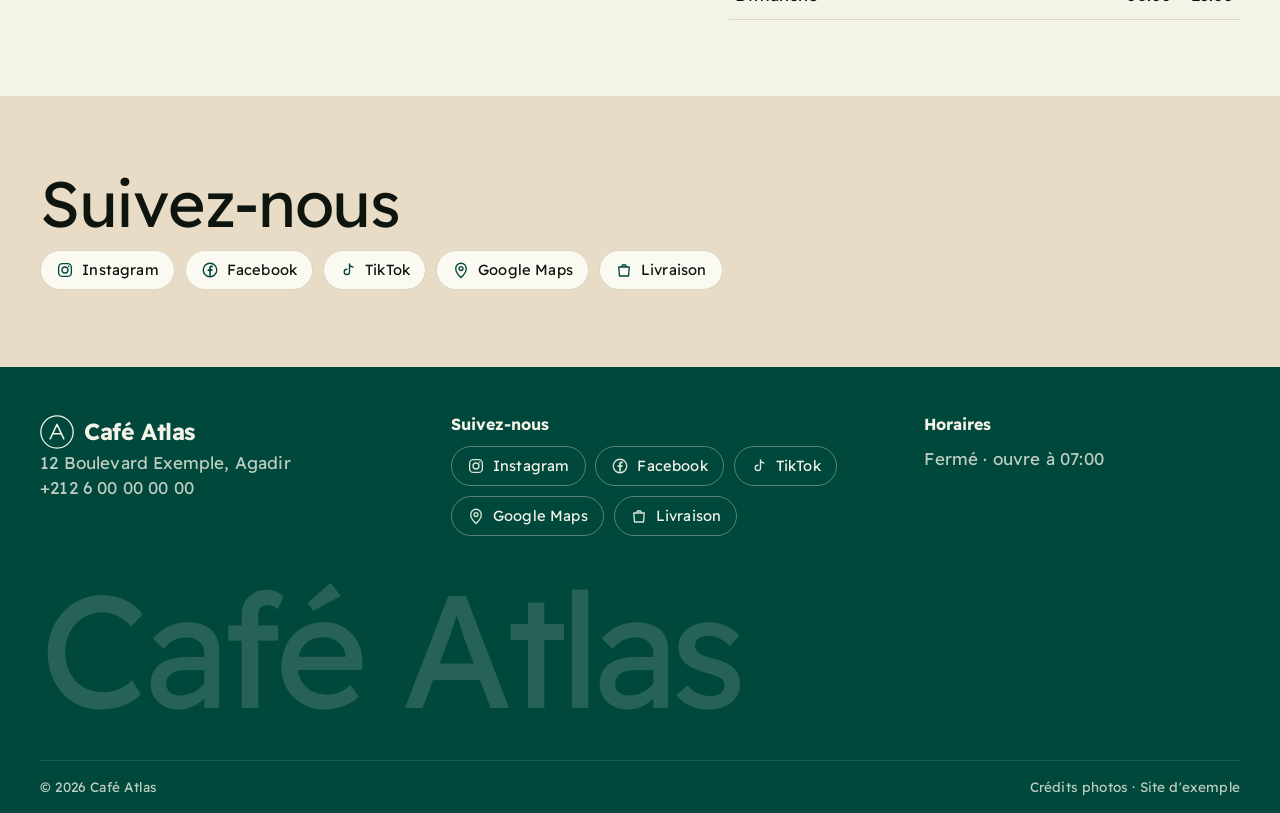
<file: contact.html>
<!doctype html>
<html lang="fr" dir="ltr">
<head>
<meta charset="utf-8">
<meta name="viewport" content="width=device-width, initial-scale=1">
<title data-i18n="ti_contact">Réserver · Café Atlas</title>
<meta name="description" content="Réservez une table au Café Atlas ou écrivez-nous sur WhatsApp." data-i18n-meta="md_contact">
<meta property="og:title" content="Réserver · Café Atlas"><meta property="og:description" content="Réservez une table au Café Atlas ou écrivez-nous sur WhatsApp."><meta property="og:type" content="website">
<meta name="theme-color" content="#00473c">
<link rel="icon" href="data:image/svg+xml,%3Csvg xmlns='http://www.w3.org/2000/svg' viewBox='0 0 40 40'%3E%3Crect width='40' height='40' rx='9' fill='%2300473c'/%3E%3Cpath d='M12 28 20 11l8 17M15.5 22h9' fill='none' stroke='%23e6ff55' stroke-width='2.4' stroke-linecap='round' stroke-linejoin='round'/%3E%3C/svg%3E">
<link rel="canonical" href="https://exemple.ma/contact.html">
<meta property="og:locale" content="fr_MA"><meta property="og:image" content="https://exemple.ma/assets/photos/breakfast.jpg"><meta name="twitter:card" content="summary_large_image">
<link rel="stylesheet" href="assets/style.css">
<link rel="preconnect" href="https://fonts.googleapis.com"><link rel="preconnect" href="https://fonts.gstatic.com" crossorigin>
<link rel="stylesheet" href="https://fonts.googleapis.com/css2?family=Fraunces:ital,opsz,wght@1,9..144,300&family=Readex+Pro:wght@300;400;500;700&display=swap">
<link rel="stylesheet" href="assets/fx.css">
<link rel="stylesheet" href="assets/v3.css">

<script>document.documentElement.classList.add('js')</script>
</head>
<body data-page="contact">
<div class="prog" aria-hidden="true"></div>
<a class="skip" href="#main" data-i18n="skip">Aller au contenu</a>
<div class="demo" role="note"><span data-i18n="demo">Site d'exemple</span></div>
<header class="hdr" id="top">
  <div class="wrap hdr-in">
    <a class="brand" href="index.html" aria-label="Café Atlas"><svg class="mono" viewBox="0 0 40 40" aria-hidden="true"><circle cx="20" cy="20" r="19" fill="none" stroke="currentColor" stroke-width="1.5"/><path d="M12 28 20 11l8 17M15.5 22h9" fill="none" stroke="currentColor" stroke-width="1.8" stroke-linecap="round" stroke-linejoin="round"/></svg><span class="bn" translate="no" data-i18n="name">Café Atlas</span></a>
    <nav class="nav" id="nav" aria-label="Navigation"><ul><li><a href="index.html" data-i18n="nav_home">Accueil</a></li><li><a href="carte.html" data-i18n="nav_menu">Carte</a></li><li><a href="galerie.html" data-i18n="nav_gallery">Galerie</a></li><li><a href="contact.html" aria-current="page" data-i18n="nav_contact">Réserver</a></li></ul></nav>
    <div class="hdr-r">
      <div class="lang" role="group" aria-label="Langue"><button type="button" data-lang="fr" aria-pressed="true">FR</button><button type="button" data-lang="ar" aria-pressed="false" lang="ar">عربي</button><button type="button" data-lang="en" aria-pressed="false">EN</button></div>
      <a class="btn btn-ghost hide-s" data-wa href="https://wa.me/212600000000"><svg viewBox="0 0 24 24" aria-hidden="true"><path d="M4 20l1.3-4.2A8 8 0 1 1 8.2 18.8L4 20z" fill="none" stroke="currentColor" stroke-width="1.8" stroke-linejoin="round"/><path d="M9 9c.5 2.5 2.5 4.5 5 5l1.2-1.2-1.8-1-.8.7c-.9-.4-1.6-1.1-2-2l.7-.8-1-1.8L9 9z" fill="currentColor"/></svg><span data-i18n="wa">WhatsApp</span></a>
      <button class="burger" id="burger" type="button" aria-expanded="false" aria-controls="nav" aria-label="Menu" data-i18n-aria="nav_open"><span></span><span></span></button>
    </div>
  </div>
</header>
<main id="main">

<div class="pbanner" role="presentation" style="background-image:url(assets/photos/cafe.jpg)"></div>
<section class="phead"><div class="wrap"><h1><span data-split data-i18n="ct_t">Réserver ou nous écrire</span></h1></div></section>
<section class="sec"><div class="wrap two">
  <form class="form" id="book" novalidate data-reveal style="--i:0">
    <label><span data-i18n="f_name">Votre nom</span><input name="name" autocomplete="name" required></label>
    <div class="row3"><label><span data-i18n="f_date">Date</span><input type="date" name="date"></label><label><span data-i18n="f_time">Heure</span><input type="time" name="time" value="20:00"></label><label><span data-i18n="f_guests">Personnes</span><input type="number" name="guests" min="1" max="20" value="2" inputmode="numeric"></label></div>
    <label><span data-i18n="f_msg">Message (facultatif)</span><textarea name="msg" rows="3"></textarea></label>
    <p class="err" id="err" role="alert" hidden><span data-i18n="f_err">Merci de renseigner votre nom.</span></p>
    <button class="btn btn-gold" type="submit"><svg viewBox="0 0 24 24" aria-hidden="true"><path d="M4 20l1.3-4.2A8 8 0 1 1 8.2 18.8L4 20z" fill="none" stroke="currentColor" stroke-width="1.8" stroke-linejoin="round"/><path d="M9 9c.5 2.5 2.5 4.5 5 5l1.2-1.2-1.8-1-.8.7c-.9-.4-1.6-1.1-2-2l.7-.8-1-1.8L9 9z" fill="currentColor"/></svg><span data-i18n="f_send">Envoyer par WhatsApp</span></button>
    <p class="mut small"><span data-i18n="f_note">Votre demande s'ouvre dans WhatsApp : ce site ne conserve aucune donnée.</span></p>
  </form>
  <div data-reveal style="--i:1">
    <h2><span data-split data-i18n="loc_t">Nous trouver</span></h2><p class="mut"><span data-i18n="address">12 Boulevard Exemple, Agadir</span><br><a href="tel:+212600000000" dir="ltr">+212 6 00 00 00 00</a></p>
    <p class="cta"><a class="btn btn-dark" href="tel:+212600000000"><svg viewBox="0 0 24 24" aria-hidden="true"><path d="M5 4h4l2 5-2.5 1.5a11 11 0 0 0 5 5L15 13l5 2v4a2 2 0 0 1-2 2A16 16 0 0 1 3 6a2 2 0 0 1 2-2z" fill="none" stroke="currentColor" stroke-width="1.8" stroke-linejoin="round"/></svg><span data-i18n="call">Appeler</span></a> <a class="btn btn-line-d" data-wa href="https://wa.me/212600000000"><svg viewBox="0 0 24 24" aria-hidden="true"><path d="M4 20l1.3-4.2A8 8 0 1 1 8.2 18.8L4 20z" fill="none" stroke="currentColor" stroke-width="1.8" stroke-linejoin="round"/><path d="M9 9c.5 2.5 2.5 4.5 5 5l1.2-1.2-1.8-1-.8.7c-.9-.4-1.6-1.1-2-2l.7-.8-1-1.8L9 9z" fill="currentColor"/></svg><span data-i18n="wa">WhatsApp</span></a></p>
    <div class="map"><iframe title="Google Maps" loading="lazy" referrerpolicy="no-referrer-when-downgrade" src="https://maps.google.com/maps?q=Agadir%2C%20Maroc&output=embed"></iframe></div><h2 style="margin-top:1.5rem"><span data-split data-i18n="hours_t">Horaires</span></h2><table class="hrs"><tbody><tr data-day="0"><th scope="row" data-i18n="d0">Lundi</th><td dir="ltr">07:00 – 23:00</td></tr><tr data-day="1"><th scope="row" data-i18n="d1">Mardi</th><td dir="ltr">07:00 – 23:00</td></tr><tr data-day="2"><th scope="row" data-i18n="d2">Mercredi</th><td dir="ltr">07:00 – 23:00</td></tr><tr data-day="3"><th scope="row" data-i18n="d3">Jeudi</th><td dir="ltr">07:00 – 23:00</td></tr><tr data-day="4"><th scope="row" data-i18n="d4">Vendredi</th><td dir="ltr">07:00 – 23:00</td></tr><tr data-day="5"><th scope="row" data-i18n="d5">Samedi</th><td dir="ltr">07:00 – 23:00</td></tr><tr data-day="6"><th scope="row" data-i18n="d6">Dimanche</th><td dir="ltr">08:00 – 23:00</td></tr></tbody></table>
  </div>
</div></section>
<section class="sec alt"><div class="wrap"><h2><span data-split data-i18n="social_t">Suivez-nous</span></h2><div data-reveal style="--i:1"><ul class="soc"><li><a class="pill" href="#" title="Lien à renseigner" aria-label="Instagram"><svg viewBox="0 0 24 24" aria-hidden="true"><rect x="3.5" y="3.5" width="17" height="17" rx="5" fill="none" stroke="currentColor" stroke-width="1.8"/><circle cx="12" cy="12" r="4" fill="none" stroke="currentColor" stroke-width="1.8"/><circle cx="17" cy="7" r="1.1" fill="currentColor"/></svg><span>Instagram</span></a></li><li><a class="pill" href="#" title="Lien à renseigner" aria-label="Facebook"><svg viewBox="0 0 24 24" aria-hidden="true"><circle cx="12" cy="12" r="9" fill="none" stroke="currentColor" stroke-width="1.8"/><path d="M13.2 19.5v-6.2h2l.4-2.4h-2.4V9.5c0-.7.3-1.2 1.300-1.200h1.200V6.200c-.2 0-1-.1-1.800-.1-1.900 0-3 1.100-3 3.100v1.700H8.900v2.400h2.100v6.200z" fill="currentColor"/></svg><span>Facebook</span></a></li><li><a class="pill" href="#" title="Lien à renseigner" aria-label="TikTok"><svg viewBox="0 0 24 24" aria-hidden="true"><path d="M14 4v10.5a3.500 3.500 0 1 1-3.500-3.500M14 4c.4 2.300 2 3.800 4.500 4" fill="none" stroke="currentColor" stroke-width="1.8" stroke-linecap="round"/></svg><span>TikTok</span></a></li><li><a class="pill" href="#" title="Lien à renseigner" aria-label="Google Maps"><svg viewBox="0 0 24 24" aria-hidden="true"><path d="M12 22s7-6.2 7-12a7 7 0 1 0-14 0c0 5.8 7 12 7 12z" fill="none" stroke="currentColor" stroke-width="1.8"/><circle cx="12" cy="10" r="2.6" fill="none" stroke="currentColor" stroke-width="1.8"/></svg><span>Google Maps</span></a></li><li><a class="pill" href="#" title="Lien à renseigner" aria-label="Livraison"><svg viewBox="0 0 24 24" aria-hidden="true"><path d="M5 8h14l-1 12H6L5 8z" fill="none" stroke="currentColor" stroke-width="1.8" stroke-linejoin="round"/><path d="M9 8a3 3 0 0 1 6 0" fill="none" stroke="currentColor" stroke-width="1.8"/></svg><span data-i18n="delivery">Livraison</span></a></li></ul></div></div></section>
</main>
<footer class="ftr">
  <div class="wrap ftr-in">
    <div><a class="brand" href="index.html"><svg class="mono" viewBox="0 0 40 40" aria-hidden="true"><circle cx="20" cy="20" r="19" fill="none" stroke="currentColor" stroke-width="1.5"/><path d="M12 28 20 11l8 17M15.5 22h9" fill="none" stroke="currentColor" stroke-width="1.8" stroke-linecap="round" stroke-linejoin="round"/></svg><span class="bn" translate="no" data-i18n="name">Café Atlas</span></a>
      <p class="mut"><span data-i18n="address">12 Boulevard Exemple, Agadir</span><br><a href="tel:+212600000000" dir="ltr">+212 6 00 00 00 00</a></p></div>
    <div><h3 data-i18n="social_t">Suivez-nous</h3><ul class="soc"><li><a class="pill" href="#" title="Lien à renseigner" aria-label="Instagram"><svg viewBox="0 0 24 24" aria-hidden="true"><rect x="3.5" y="3.5" width="17" height="17" rx="5" fill="none" stroke="currentColor" stroke-width="1.8"/><circle cx="12" cy="12" r="4" fill="none" stroke="currentColor" stroke-width="1.8"/><circle cx="17" cy="7" r="1.1" fill="currentColor"/></svg><span>Instagram</span></a></li><li><a class="pill" href="#" title="Lien à renseigner" aria-label="Facebook"><svg viewBox="0 0 24 24" aria-hidden="true"><circle cx="12" cy="12" r="9" fill="none" stroke="currentColor" stroke-width="1.8"/><path d="M13.2 19.5v-6.2h2l.4-2.4h-2.4V9.5c0-.7.3-1.2 1.300-1.200h1.200V6.200c-.2 0-1-.1-1.800-.1-1.900 0-3 1.100-3 3.100v1.700H8.900v2.400h2.100v6.200z" fill="currentColor"/></svg><span>Facebook</span></a></li><li><a class="pill" href="#" title="Lien à renseigner" aria-label="TikTok"><svg viewBox="0 0 24 24" aria-hidden="true"><path d="M14 4v10.5a3.500 3.500 0 1 1-3.500-3.500M14 4c.4 2.300 2 3.800 4.500 4" fill="none" stroke="currentColor" stroke-width="1.8" stroke-linecap="round"/></svg><span>TikTok</span></a></li><li><a class="pill" href="#" title="Lien à renseigner" aria-label="Google Maps"><svg viewBox="0 0 24 24" aria-hidden="true"><path d="M12 22s7-6.2 7-12a7 7 0 1 0-14 0c0 5.8 7 12 7 12z" fill="none" stroke="currentColor" stroke-width="1.8"/><circle cx="12" cy="10" r="2.6" fill="none" stroke="currentColor" stroke-width="1.8"/></svg><span>Google Maps</span></a></li><li><a class="pill" href="#" title="Lien à renseigner" aria-label="Livraison"><svg viewBox="0 0 24 24" aria-hidden="true"><path d="M5 8h14l-1 12H6L5 8z" fill="none" stroke="currentColor" stroke-width="1.8" stroke-linejoin="round"/><path d="M9 8a3 3 0 0 1 6 0" fill="none" stroke="currentColor" stroke-width="1.8"/></svg><span data-i18n="delivery">Livraison</span></a></li></ul></div>
    <div><h3 data-i18n="hours_t">Horaires</h3><p class="mut" id="ft-hours"><span class="js-status" data-i18n="open_now">Ouvert maintenant</span></p></div>
  </div>
  <div class="wrap"><div class="wordmark" aria-hidden="true" data-i18n="name">Café Atlas</div></div>
  <div class="wrap ftr-b"><span data-i18n="rights">© 2026 Café Atlas</span><span class="mut"><a href="credits.html" data-i18n="credits_t">Crédits photos</a> · <span data-i18n="demo">Site d'exemple</span></span></div>
</footer>
<nav class="dock" aria-label="Actions rapides">
  <a href="tel:+212600000000"><svg viewBox="0 0 24 24" aria-hidden="true"><path d="M5 4h4l2 5-2.5 1.5a11 11 0 0 0 5 5L15 13l5 2v4a2 2 0 0 1-2 2A16 16 0 0 1 3 6a2 2 0 0 1 2-2z" fill="none" stroke="currentColor" stroke-width="1.8" stroke-linejoin="round"/></svg><span data-i18n="call">Appeler</span></a>
  <a data-wa href="https://wa.me/212600000000"><svg viewBox="0 0 24 24" aria-hidden="true"><path d="M4 20l1.3-4.2A8 8 0 1 1 8.2 18.8L4 20z" fill="none" stroke="currentColor" stroke-width="1.8" stroke-linejoin="round"/><path d="M9 9c.5 2.5 2.5 4.5 5 5l1.2-1.2-1.8-1-.8.7c-.9-.4-1.6-1.1-2-2l.7-.8-1-1.8L9 9z" fill="currentColor"/></svg><span data-i18n="wa">WhatsApp</span></a>
  <a href="https://www.google.com/maps/search/?api=1&query=Agadir%2C%20Maroc" target="_blank" rel="noopener"><svg viewBox="0 0 24 24" aria-hidden="true"><path d="M12 22s7-6.2 7-12a7 7 0 1 0-14 0c0 5.8 7 12 7 12z" fill="none" stroke="currentColor" stroke-width="1.8"/><circle cx="12" cy="10" r="2.6" fill="none" stroke="currentColor" stroke-width="1.8"/></svg><span data-i18n="route">Itinéraire</span></a>
</nav>
<script>window.CFG={"phone":"212600000000","tz":"Africa/Casablanca","hours":[["07:00","23:00"],["07:00","23:00"],["07:00","23:00"],["07:00","23:00"],["07:00","23:00"],["07:00","23:00"],["08:00","23:00"]]};</script>
<script src="assets/i18n.js"></script>
<script src="assets/i18n2.js"></script>
<script src="assets/i18n3.js"></script>
<script src="assets/app.js"></script>
<script src="assets/fx.js"></script>
<script src="assets/v3.js"></script>
</body></html>
</file>
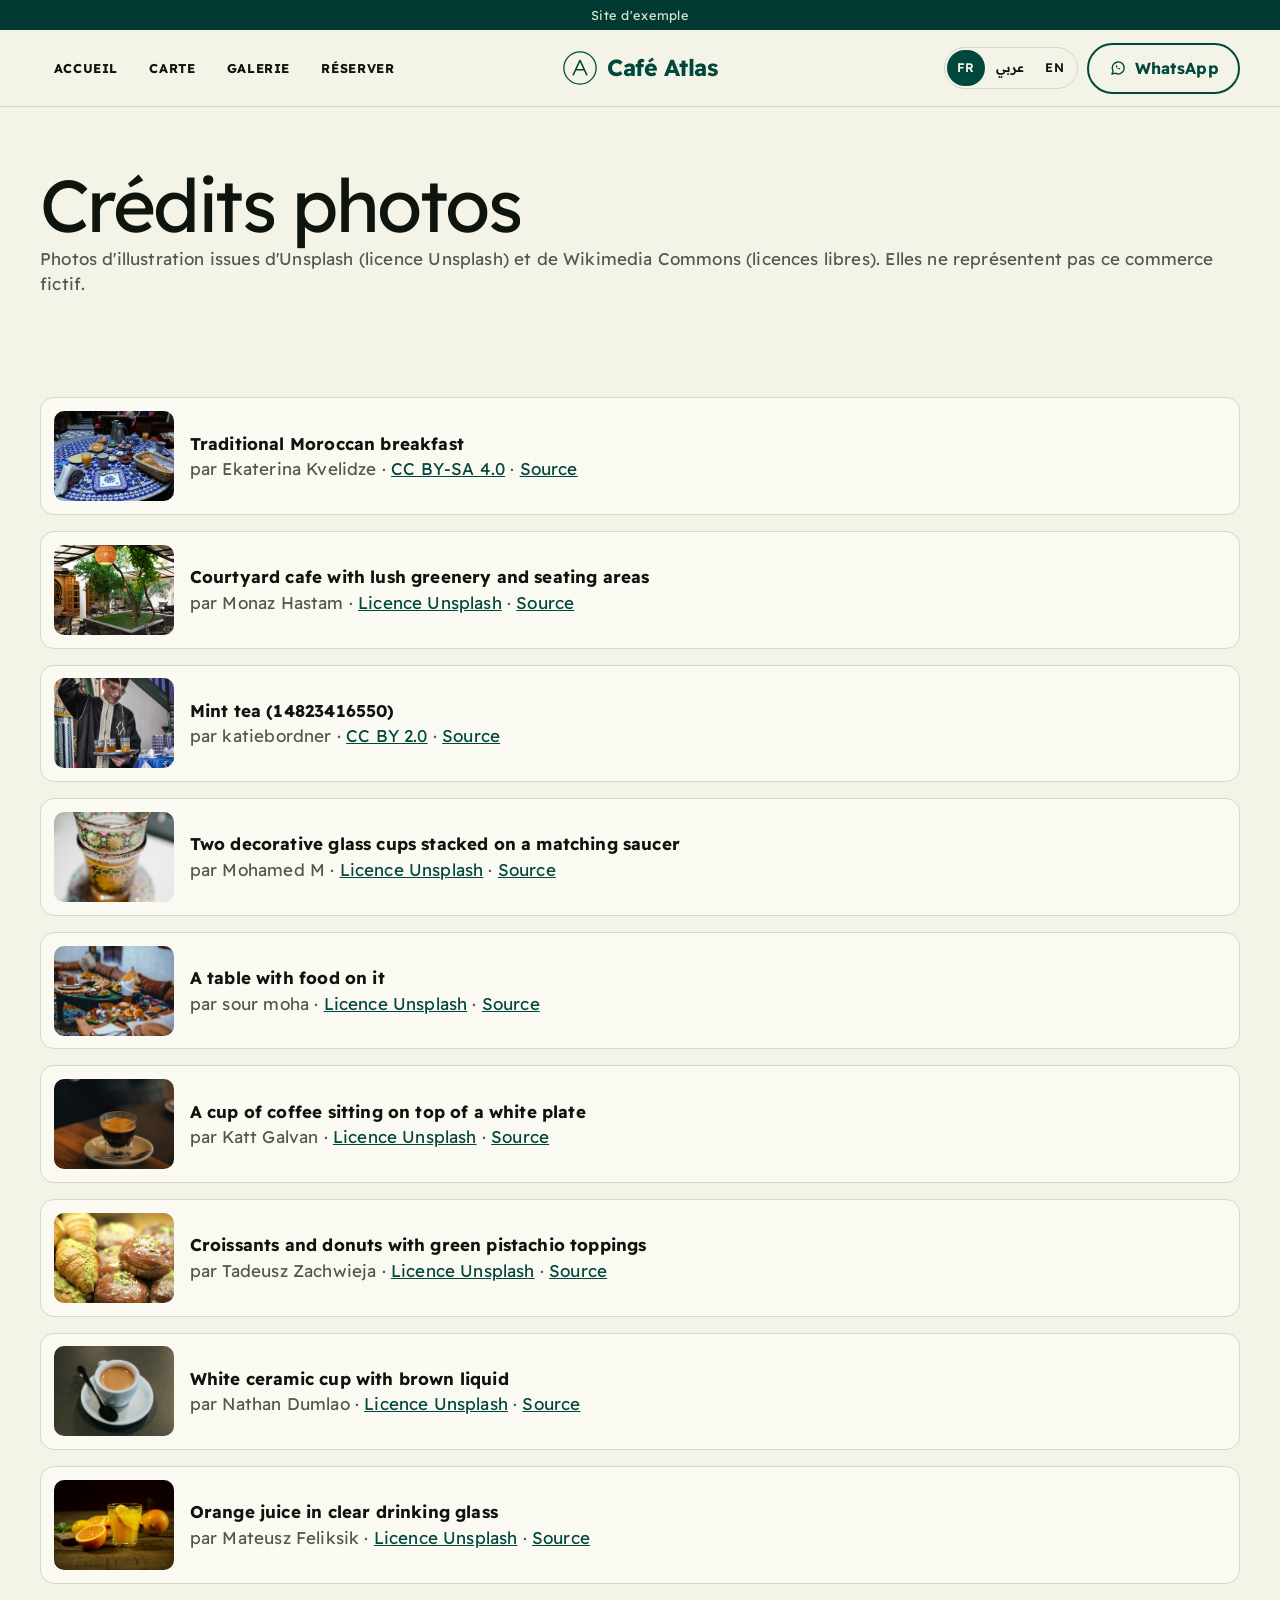
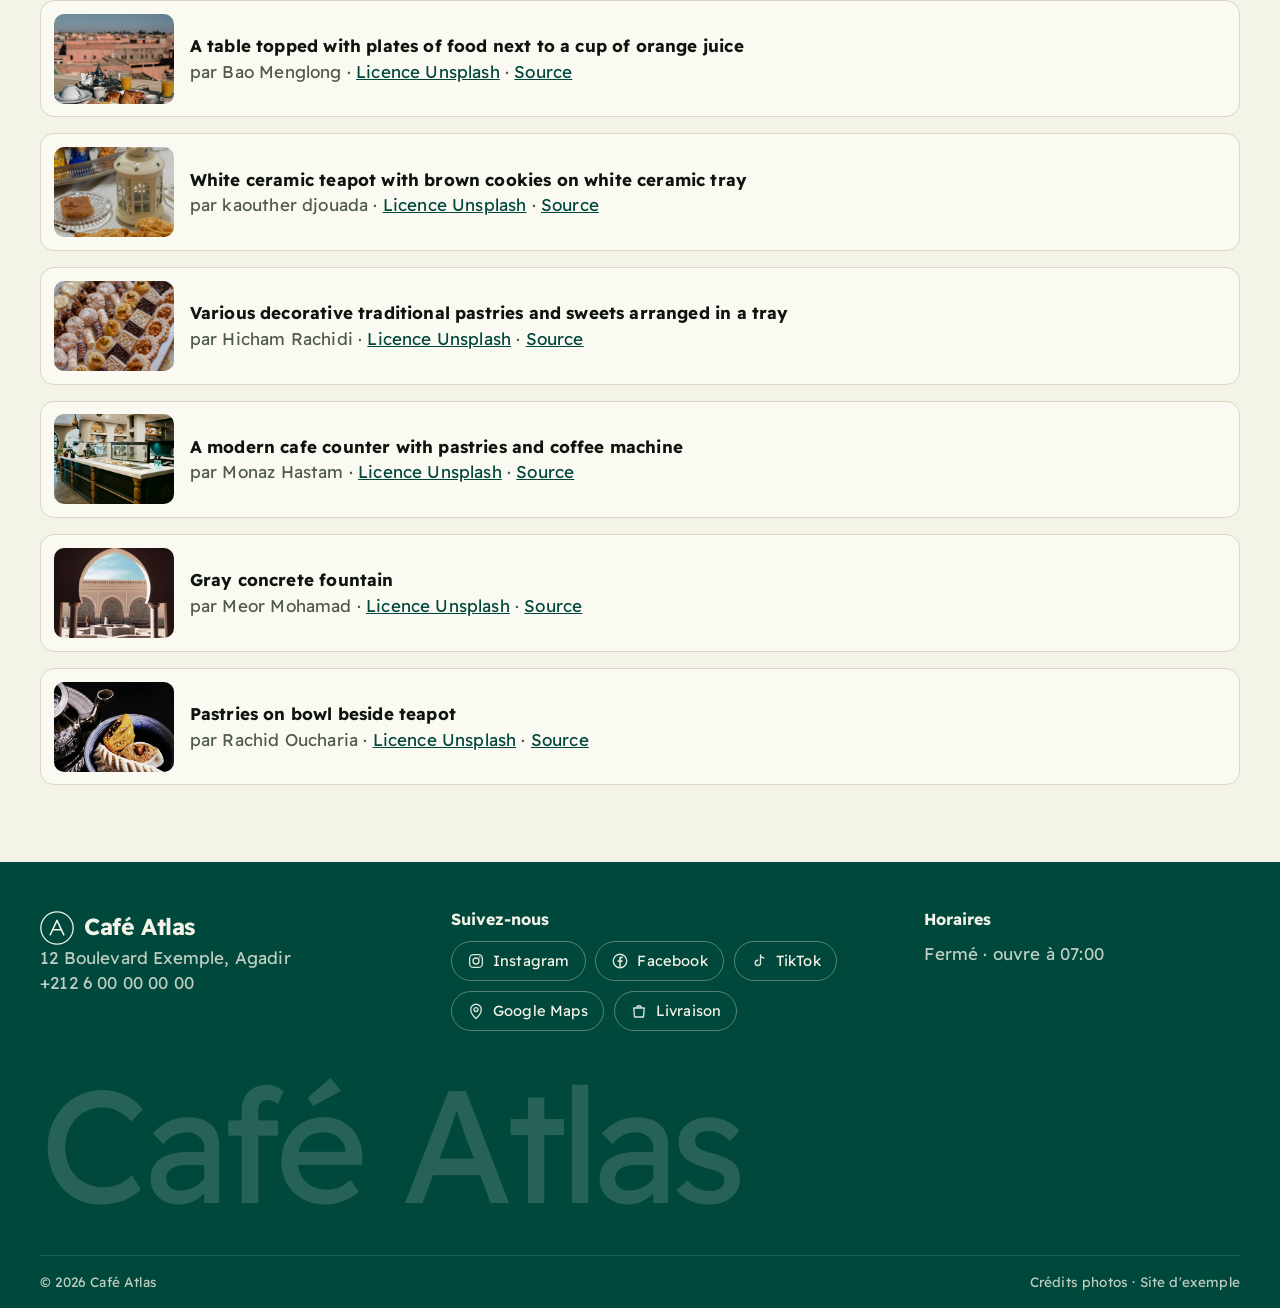
<file: credits.html>
<!doctype html>
<html lang="fr" dir="ltr">
<head>
<meta charset="utf-8">
<meta name="viewport" content="width=device-width, initial-scale=1">
<title data-i18n="ti_credits">Crédits photos · Café Atlas</title>
<meta name="description" content="Crédits des photos du site d'exemple Café Atlas." data-i18n-meta="md_credits">
<meta property="og:title" content="Crédits photos · Café Atlas"><meta property="og:description" content="Crédits des photos du site d'exemple Café Atlas."><meta property="og:type" content="website">
<meta name="theme-color" content="#00473c">
<link rel="icon" href="data:image/svg+xml,%3Csvg xmlns='http://www.w3.org/2000/svg' viewBox='0 0 40 40'%3E%3Crect width='40' height='40' rx='9' fill='%2300473c'/%3E%3Cpath d='M12 28 20 11l8 17M15.5 22h9' fill='none' stroke='%23e6ff55' stroke-width='2.4' stroke-linecap='round' stroke-linejoin='round'/%3E%3C/svg%3E">
<link rel="canonical" href="https://exemple.ma/credits.html">
<meta property="og:locale" content="fr_MA"><meta property="og:image" content="https://exemple.ma/assets/photos/breakfast.jpg"><meta name="twitter:card" content="summary_large_image">
<link rel="stylesheet" href="assets/style.css">
<link rel="preconnect" href="https://fonts.googleapis.com"><link rel="preconnect" href="https://fonts.gstatic.com" crossorigin>
<link rel="stylesheet" href="https://fonts.googleapis.com/css2?family=Fraunces:ital,opsz,wght@1,9..144,300&family=Readex+Pro:wght@300;400;500;700&display=swap">
<link rel="stylesheet" href="assets/fx.css">
<link rel="stylesheet" href="assets/v3.css">

<script>document.documentElement.classList.add('js')</script>
</head>
<body data-page="credits">
<div class="prog" aria-hidden="true"></div>
<a class="skip" href="#main" data-i18n="skip">Aller au contenu</a>
<div class="demo" role="note"><span data-i18n="demo">Site d'exemple</span></div>
<header class="hdr" id="top">
  <div class="wrap hdr-in">
    <a class="brand" href="index.html" aria-label="Café Atlas"><svg class="mono" viewBox="0 0 40 40" aria-hidden="true"><circle cx="20" cy="20" r="19" fill="none" stroke="currentColor" stroke-width="1.5"/><path d="M12 28 20 11l8 17M15.5 22h9" fill="none" stroke="currentColor" stroke-width="1.8" stroke-linecap="round" stroke-linejoin="round"/></svg><span class="bn" translate="no" data-i18n="name">Café Atlas</span></a>
    <nav class="nav" id="nav" aria-label="Navigation"><ul><li><a href="index.html" data-i18n="nav_home">Accueil</a></li><li><a href="carte.html" data-i18n="nav_menu">Carte</a></li><li><a href="galerie.html" data-i18n="nav_gallery">Galerie</a></li><li><a href="contact.html" data-i18n="nav_contact">Réserver</a></li></ul></nav>
    <div class="hdr-r">
      <div class="lang" role="group" aria-label="Langue"><button type="button" data-lang="fr" aria-pressed="true">FR</button><button type="button" data-lang="ar" aria-pressed="false" lang="ar">عربي</button><button type="button" data-lang="en" aria-pressed="false">EN</button></div>
      <a class="btn btn-ghost hide-s" data-wa href="https://wa.me/212600000000"><svg viewBox="0 0 24 24" aria-hidden="true"><path d="M4 20l1.3-4.2A8 8 0 1 1 8.2 18.8L4 20z" fill="none" stroke="currentColor" stroke-width="1.8" stroke-linejoin="round"/><path d="M9 9c.5 2.5 2.5 4.5 5 5l1.2-1.2-1.8-1-.8.7c-.9-.4-1.6-1.1-2-2l.7-.8-1-1.8L9 9z" fill="currentColor"/></svg><span data-i18n="wa">WhatsApp</span></a>
      <button class="burger" id="burger" type="button" aria-expanded="false" aria-controls="nav" aria-label="Menu" data-i18n-aria="nav_open"><span></span><span></span></button>
    </div>
  </div>
</header>
<main id="main">
<section class="phead"><div class="wrap"><h1><span data-split data-i18n="credits_t">Crédits photos</span></h1><p class="mut"><span data-i18n="credits_p">Photos d'illustration issues de Wikimedia Commons, utilisées selon leurs licences. Elles ne représentent pas ce commerce fictif.</span></p></div></section><section class="sec"><div class="wrap"><ul class="cred"><li><img src="assets/photos/breakfast.jpg" alt="" loading="lazy" width="120" height="90"><div><b>Traditional Moroccan breakfast</b><br><span class="mut"><span data-i18n="by">par</span> Ekaterina Kvelidze · <a href="https://creativecommons.org/licenses/by-sa/4.0" target="_blank" rel="noopener">CC BY-SA 4.0</a> · <a href="https://commons.wikimedia.org/wiki/File:Traditional_Moroccan_breakfast.jpg" target="_blank" rel="noopener"><span data-i18n="source">Source</span></a></span></div></li><li><img src="assets/photos/patio.jpg" alt="" loading="lazy" width="120" height="90"><div><b>Courtyard cafe with lush greenery and seating areas</b><br><span class="mut"><span data-i18n="by">par</span> Monaz Hastam · <a href="https://unsplash.com/license" target="_blank" rel="noopener">Licence Unsplash</a> · <a href="https://unsplash.com/photos/1Jf4mbk5v-o" target="_blank" rel="noopener"><span data-i18n="source">Source</span></a></span></div></li><li><img src="assets/photos/tea2.jpg" alt="" loading="lazy" width="120" height="90"><div><b>Mint tea (14823416550)</b><br><span class="mut"><span data-i18n="by">par</span> katiebordner · <a href="https://creativecommons.org/licenses/by/2.0" target="_blank" rel="noopener">CC BY 2.0</a> · <a href="https://commons.wikimedia.org/wiki/File:Mint_tea_(14823416550).jpg" target="_blank" rel="noopener"><span data-i18n="source">Source</span></a></span></div></li><li><img src="assets/photos/tea.jpg" alt="" loading="lazy" width="120" height="90"><div><b>Two decorative glass cups stacked on a matching saucer</b><br><span class="mut"><span data-i18n="by">par</span> Mohamed M · <a href="https://unsplash.com/license" target="_blank" rel="noopener">Licence Unsplash</a> · <a href="https://unsplash.com/photos/3tmpxVoeoNU" target="_blank" rel="noopener"><span data-i18n="source">Source</span></a></span></div></li><li><img src="assets/photos/breakfast2.jpg" alt="" loading="lazy" width="120" height="90"><div><b>A table with food on it</b><br><span class="mut"><span data-i18n="by">par</span> sour moha · <a href="https://unsplash.com/license" target="_blank" rel="noopener">Licence Unsplash</a> · <a href="https://unsplash.com/photos/4Tgjeh1fWCc" target="_blank" rel="noopener"><span data-i18n="source">Source</span></a></span></div></li><li><img src="assets/photos/espresso.jpg" alt="" loading="lazy" width="120" height="90"><div><b>A cup of coffee sitting on top of a white plate</b><br><span class="mut"><span data-i18n="by">par</span> Katt Galvan · <a href="https://unsplash.com/license" target="_blank" rel="noopener">Licence Unsplash</a> · <a href="https://unsplash.com/photos/3v0vppDjvMI" target="_blank" rel="noopener"><span data-i18n="source">Source</span></a></span></div></li><li><img src="assets/photos/croissant.jpg" alt="" loading="lazy" width="120" height="90"><div><b>Croissants and donuts with green pistachio toppings</b><br><span class="mut"><span data-i18n="by">par</span> Tadeusz Zachwieja · <a href="https://unsplash.com/license" target="_blank" rel="noopener">Licence Unsplash</a> · <a href="https://unsplash.com/photos/lWC5lFvflJw" target="_blank" rel="noopener"><span data-i18n="source">Source</span></a></span></div></li><li><img src="assets/photos/sun.jpg" alt="" loading="lazy" width="120" height="90"><div><b>White ceramic cup with brown liquid</b><br><span class="mut"><span data-i18n="by">par</span> Nathan Dumlao · <a href="https://unsplash.com/license" target="_blank" rel="noopener">Licence Unsplash</a> · <a href="https://unsplash.com/photos/dAYJfrtVjh0" target="_blank" rel="noopener"><span data-i18n="source">Source</span></a></span></div></li><li><img src="assets/photos/juice.jpg" alt="" loading="lazy" width="120" height="90"><div><b>Orange juice in clear drinking glass</b><br><span class="mut"><span data-i18n="by">par</span> Mateusz Feliksik · <a href="https://unsplash.com/license" target="_blank" rel="noopener">Licence Unsplash</a> · <a href="https://unsplash.com/photos/TmOGarNOGFs" target="_blank" rel="noopener"><span data-i18n="source">Source</span></a></span></div></li><li><img src="assets/photos/breakfast3.jpg" alt="" loading="lazy" width="120" height="90"><div><b>A table topped with plates of food next to a cup of orange juice</b><br><span class="mut"><span data-i18n="by">par</span> Bao Menglong · <a href="https://unsplash.com/license" target="_blank" rel="noopener">Licence Unsplash</a> · <a href="https://unsplash.com/photos/MUJm7QnTEdo" target="_blank" rel="noopener"><span data-i18n="source">Source</span></a></span></div></li><li><img src="assets/photos/gouter.jpg" alt="" loading="lazy" width="120" height="90"><div><b>White ceramic teapot with brown cookies on white ceramic tray</b><br><span class="mut"><span data-i18n="by">par</span> kaouther djouada · <a href="https://unsplash.com/license" target="_blank" rel="noopener">Licence Unsplash</a> · <a href="https://unsplash.com/photos/oh2ptOSEbVM" target="_blank" rel="noopener"><span data-i18n="source">Source</span></a></span></div></li><li><img src="assets/photos/msemen.jpg" alt="" loading="lazy" width="120" height="90"><div><b>Various decorative traditional pastries and sweets arranged in a tray</b><br><span class="mut"><span data-i18n="by">par</span> Hicham Rachidi · <a href="https://unsplash.com/license" target="_blank" rel="noopener">Licence Unsplash</a> · <a href="https://unsplash.com/photos/zNwEeU0AOaM" target="_blank" rel="noopener"><span data-i18n="source">Source</span></a></span></div></li><li><img src="assets/photos/cups.jpg" alt="" loading="lazy" width="120" height="90"><div><b>A modern cafe counter with pastries and coffee machine</b><br><span class="mut"><span data-i18n="by">par</span> Monaz Hastam · <a href="https://unsplash.com/license" target="_blank" rel="noopener">Licence Unsplash</a> · <a href="https://unsplash.com/photos/FY5R1vaNQY4" target="_blank" rel="noopener"><span data-i18n="source">Source</span></a></span></div></li><li><img src="assets/photos/cafe.jpg" alt="" loading="lazy" width="120" height="90"><div><b>Gray concrete fountain</b><br><span class="mut"><span data-i18n="by">par</span> Meor Mohamad · <a href="https://unsplash.com/license" target="_blank" rel="noopener">Licence Unsplash</a> · <a href="https://unsplash.com/photos/uDCERD76pDY" target="_blank" rel="noopener"><span data-i18n="source">Source</span></a></span></div></li><li><img src="assets/photos/theiere.jpg" alt="" loading="lazy" width="120" height="90"><div><b>Pastries on bowl beside teapot</b><br><span class="mut"><span data-i18n="by">par</span> Rachid Oucharia · <a href="https://unsplash.com/license" target="_blank" rel="noopener">Licence Unsplash</a> · <a href="https://unsplash.com/photos/VBW7PlDhzWU" target="_blank" rel="noopener"><span data-i18n="source">Source</span></a></span></div></li></ul></div></section>
</main>
<footer class="ftr">
  <div class="wrap ftr-in">
    <div><a class="brand" href="index.html"><svg class="mono" viewBox="0 0 40 40" aria-hidden="true"><circle cx="20" cy="20" r="19" fill="none" stroke="currentColor" stroke-width="1.5"/><path d="M12 28 20 11l8 17M15.5 22h9" fill="none" stroke="currentColor" stroke-width="1.8" stroke-linecap="round" stroke-linejoin="round"/></svg><span class="bn" translate="no" data-i18n="name">Café Atlas</span></a>
      <p class="mut"><span data-i18n="address">12 Boulevard Exemple, Agadir</span><br><a href="tel:+212600000000" dir="ltr">+212 6 00 00 00 00</a></p></div>
    <div><h3 data-i18n="social_t">Suivez-nous</h3><ul class="soc"><li><a class="pill" href="#" title="Lien à renseigner" aria-label="Instagram"><svg viewBox="0 0 24 24" aria-hidden="true"><rect x="3.5" y="3.5" width="17" height="17" rx="5" fill="none" stroke="currentColor" stroke-width="1.8"/><circle cx="12" cy="12" r="4" fill="none" stroke="currentColor" stroke-width="1.8"/><circle cx="17" cy="7" r="1.1" fill="currentColor"/></svg><span>Instagram</span></a></li><li><a class="pill" href="#" title="Lien à renseigner" aria-label="Facebook"><svg viewBox="0 0 24 24" aria-hidden="true"><circle cx="12" cy="12" r="9" fill="none" stroke="currentColor" stroke-width="1.8"/><path d="M13.2 19.5v-6.2h2l.4-2.4h-2.4V9.5c0-.7.3-1.2 1.300-1.200h1.200V6.200c-.2 0-1-.1-1.800-.1-1.900 0-3 1.100-3 3.100v1.700H8.900v2.400h2.100v6.200z" fill="currentColor"/></svg><span>Facebook</span></a></li><li><a class="pill" href="#" title="Lien à renseigner" aria-label="TikTok"><svg viewBox="0 0 24 24" aria-hidden="true"><path d="M14 4v10.5a3.500 3.500 0 1 1-3.500-3.500M14 4c.4 2.300 2 3.800 4.500 4" fill="none" stroke="currentColor" stroke-width="1.8" stroke-linecap="round"/></svg><span>TikTok</span></a></li><li><a class="pill" href="#" title="Lien à renseigner" aria-label="Google Maps"><svg viewBox="0 0 24 24" aria-hidden="true"><path d="M12 22s7-6.2 7-12a7 7 0 1 0-14 0c0 5.8 7 12 7 12z" fill="none" stroke="currentColor" stroke-width="1.8"/><circle cx="12" cy="10" r="2.6" fill="none" stroke="currentColor" stroke-width="1.8"/></svg><span>Google Maps</span></a></li><li><a class="pill" href="#" title="Lien à renseigner" aria-label="Livraison"><svg viewBox="0 0 24 24" aria-hidden="true"><path d="M5 8h14l-1 12H6L5 8z" fill="none" stroke="currentColor" stroke-width="1.8" stroke-linejoin="round"/><path d="M9 8a3 3 0 0 1 6 0" fill="none" stroke="currentColor" stroke-width="1.8"/></svg><span data-i18n="delivery">Livraison</span></a></li></ul></div>
    <div><h3 data-i18n="hours_t">Horaires</h3><p class="mut" id="ft-hours"><span class="js-status" data-i18n="open_now">Ouvert maintenant</span></p></div>
  </div>
  <div class="wrap"><div class="wordmark" aria-hidden="true" data-i18n="name">Café Atlas</div></div>
  <div class="wrap ftr-b"><span data-i18n="rights">© 2026 Café Atlas</span><span class="mut"><a href="credits.html" data-i18n="credits_t">Crédits photos</a> · <span data-i18n="demo">Site d'exemple</span></span></div>
</footer>
<nav class="dock" aria-label="Actions rapides">
  <a href="tel:+212600000000"><svg viewBox="0 0 24 24" aria-hidden="true"><path d="M5 4h4l2 5-2.5 1.5a11 11 0 0 0 5 5L15 13l5 2v4a2 2 0 0 1-2 2A16 16 0 0 1 3 6a2 2 0 0 1 2-2z" fill="none" stroke="currentColor" stroke-width="1.8" stroke-linejoin="round"/></svg><span data-i18n="call">Appeler</span></a>
  <a data-wa href="https://wa.me/212600000000"><svg viewBox="0 0 24 24" aria-hidden="true"><path d="M4 20l1.3-4.2A8 8 0 1 1 8.2 18.8L4 20z" fill="none" stroke="currentColor" stroke-width="1.8" stroke-linejoin="round"/><path d="M9 9c.5 2.5 2.5 4.5 5 5l1.2-1.2-1.8-1-.8.7c-.9-.4-1.6-1.1-2-2l.7-.8-1-1.8L9 9z" fill="currentColor"/></svg><span data-i18n="wa">WhatsApp</span></a>
  <a href="https://www.google.com/maps/search/?api=1&query=Agadir%2C%20Maroc" target="_blank" rel="noopener"><svg viewBox="0 0 24 24" aria-hidden="true"><path d="M12 22s7-6.2 7-12a7 7 0 1 0-14 0c0 5.8 7 12 7 12z" fill="none" stroke="currentColor" stroke-width="1.8"/><circle cx="12" cy="10" r="2.6" fill="none" stroke="currentColor" stroke-width="1.8"/></svg><span data-i18n="route">Itinéraire</span></a>
</nav>
<script>window.CFG={"phone":"212600000000","tz":"Africa/Casablanca","hours":[["07:00","23:00"],["07:00","23:00"],["07:00","23:00"],["07:00","23:00"],["07:00","23:00"],["07:00","23:00"],["08:00","23:00"]]};</script>
<script src="assets/i18n.js"></script>
<script src="assets/i18n2.js"></script>
<script src="assets/i18n3.js"></script>
<script src="assets/app.js"></script>
<script src="assets/fx.js"></script>
<script src="assets/v3.js"></script>
</body></html>
</file>
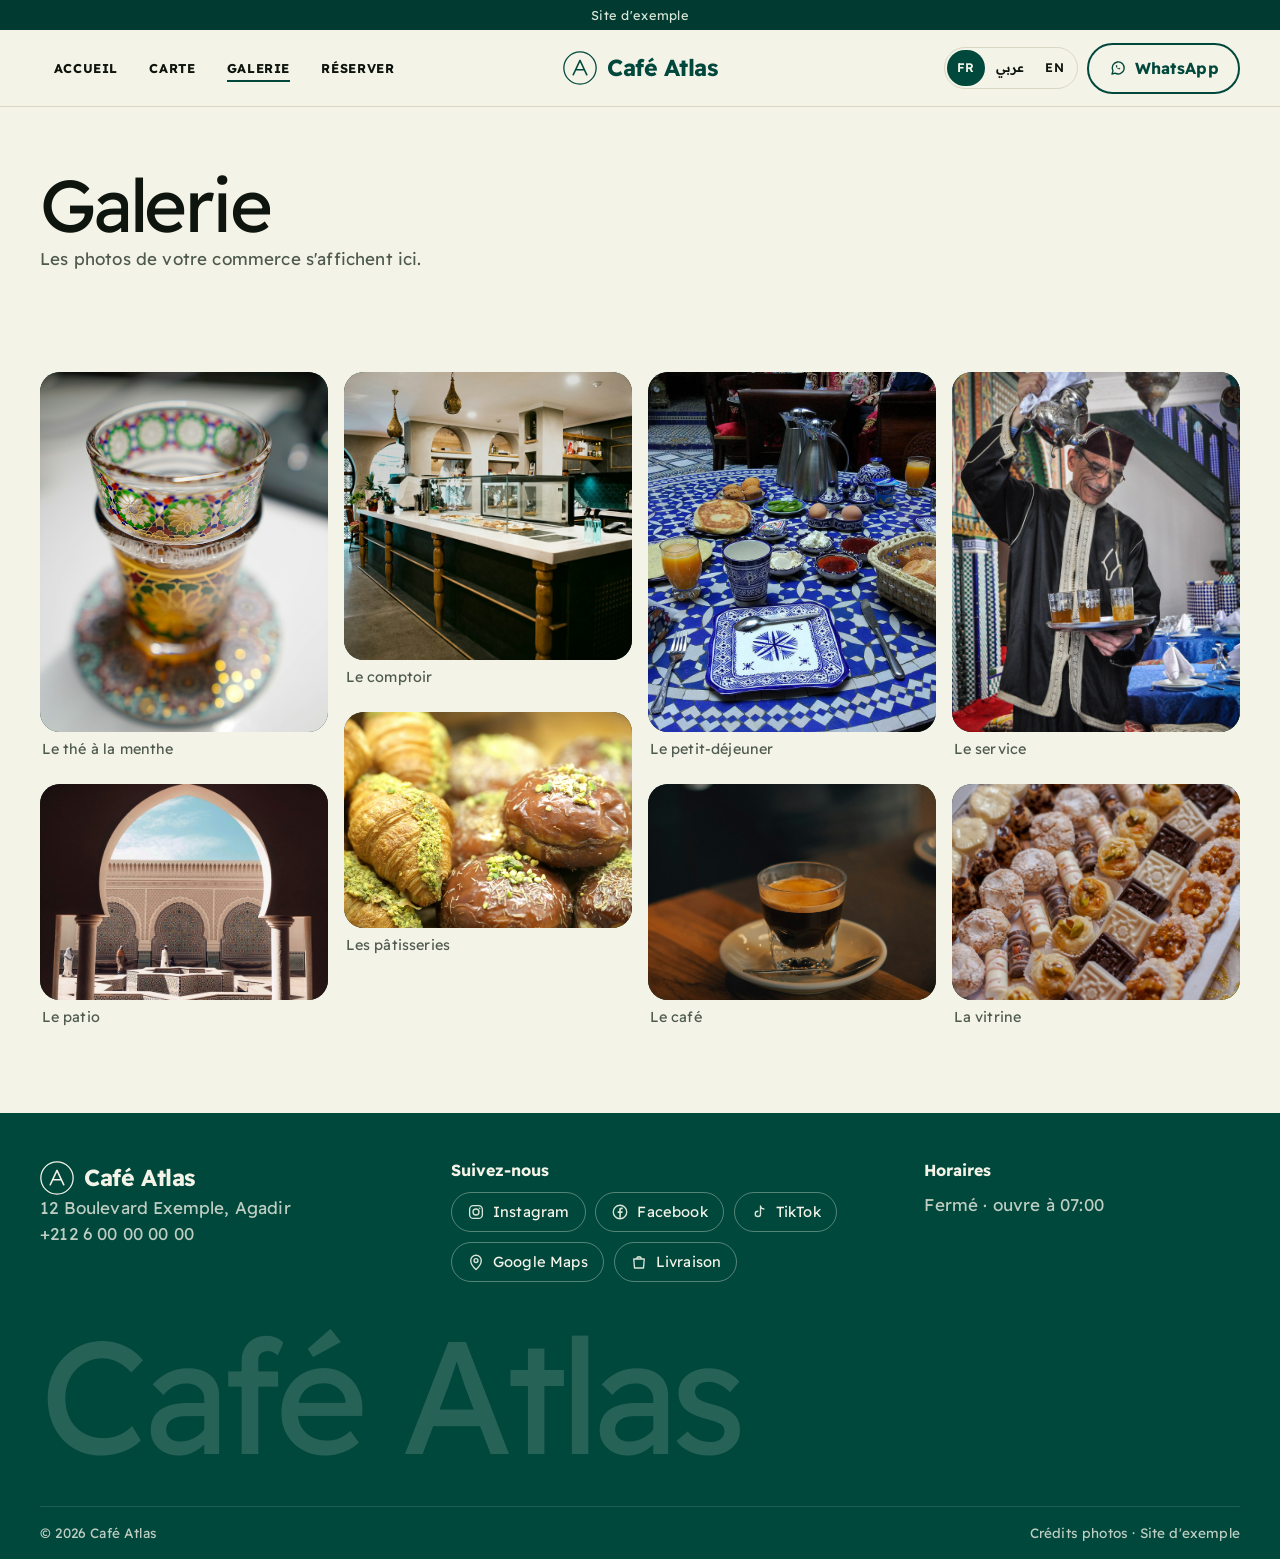
<file: galerie.html>
<!doctype html>
<html lang="fr" dir="ltr">
<head>
<meta charset="utf-8">
<meta name="viewport" content="width=device-width, initial-scale=1">
<title data-i18n="ti_gallery">Galerie · Café Atlas</title>
<meta name="description" content="Galerie photos du Café Atlas." data-i18n-meta="md_gallery">
<meta property="og:title" content="Galerie · Café Atlas"><meta property="og:description" content="Galerie photos du Café Atlas."><meta property="og:type" content="website">
<meta name="theme-color" content="#00473c">
<link rel="icon" href="data:image/svg+xml,%3Csvg xmlns='http://www.w3.org/2000/svg' viewBox='0 0 40 40'%3E%3Crect width='40' height='40' rx='9' fill='%2300473c'/%3E%3Cpath d='M12 28 20 11l8 17M15.5 22h9' fill='none' stroke='%23e6ff55' stroke-width='2.4' stroke-linecap='round' stroke-linejoin='round'/%3E%3C/svg%3E">
<link rel="canonical" href="https://exemple.ma/galerie.html">
<meta property="og:locale" content="fr_MA"><meta property="og:image" content="https://exemple.ma/assets/photos/breakfast.jpg"><meta name="twitter:card" content="summary_large_image">
<link rel="stylesheet" href="assets/style.css">
<link rel="preconnect" href="https://fonts.googleapis.com"><link rel="preconnect" href="https://fonts.gstatic.com" crossorigin>
<link rel="stylesheet" href="https://fonts.googleapis.com/css2?family=Fraunces:ital,opsz,wght@1,9..144,300&family=Readex+Pro:wght@300;400;500;700&display=swap">
<link rel="stylesheet" href="assets/fx.css">
<link rel="stylesheet" href="assets/v3.css">

<script>document.documentElement.classList.add('js')</script>
</head>
<body data-page="gallery">
<div class="prog" aria-hidden="true"></div>
<a class="skip" href="#main" data-i18n="skip">Aller au contenu</a>
<div class="demo" role="note"><span data-i18n="demo">Site d'exemple</span></div>
<header class="hdr" id="top">
  <div class="wrap hdr-in">
    <a class="brand" href="index.html" aria-label="Café Atlas"><svg class="mono" viewBox="0 0 40 40" aria-hidden="true"><circle cx="20" cy="20" r="19" fill="none" stroke="currentColor" stroke-width="1.5"/><path d="M12 28 20 11l8 17M15.5 22h9" fill="none" stroke="currentColor" stroke-width="1.8" stroke-linecap="round" stroke-linejoin="round"/></svg><span class="bn" translate="no" data-i18n="name">Café Atlas</span></a>
    <nav class="nav" id="nav" aria-label="Navigation"><ul><li><a href="index.html" data-i18n="nav_home">Accueil</a></li><li><a href="carte.html" data-i18n="nav_menu">Carte</a></li><li><a href="galerie.html" aria-current="page" data-i18n="nav_gallery">Galerie</a></li><li><a href="contact.html" data-i18n="nav_contact">Réserver</a></li></ul></nav>
    <div class="hdr-r">
      <div class="lang" role="group" aria-label="Langue"><button type="button" data-lang="fr" aria-pressed="true">FR</button><button type="button" data-lang="ar" aria-pressed="false" lang="ar">عربي</button><button type="button" data-lang="en" aria-pressed="false">EN</button></div>
      <a class="btn btn-ghost hide-s" data-wa href="https://wa.me/212600000000"><svg viewBox="0 0 24 24" aria-hidden="true"><path d="M4 20l1.3-4.2A8 8 0 1 1 8.2 18.8L4 20z" fill="none" stroke="currentColor" stroke-width="1.8" stroke-linejoin="round"/><path d="M9 9c.5 2.5 2.5 4.5 5 5l1.2-1.2-1.8-1-.8.7c-.9-.4-1.6-1.1-2-2l.7-.8-1-1.8L9 9z" fill="currentColor"/></svg><span data-i18n="wa">WhatsApp</span></a>
      <button class="burger" id="burger" type="button" aria-expanded="false" aria-controls="nav" aria-label="Menu" data-i18n-aria="nav_open"><span></span><span></span></button>
    </div>
  </div>
</header>
<main id="main">

<section class="phead"><div class="wrap"><h1><span data-split data-i18n="gal_t">Galerie</span></h1><p class="mut" data-reveal style="--i:1"><span data-i18n="gal_p">Les photos de votre commerce s'affichent ici.</span></p></div></section>
<section class="sec"><div class="wrap grid">
<figure class="tile" data-reveal style="--i:1"><button type="button" class="ph" data-lb="1" data-src="assets/photos/tea.jpg" aria-label="Le thé à la menthe"><img src="assets/photos/tea.jpg" alt="" loading="lazy"></button><figcaption><span data-i18n="g1">Le thé à la menthe</span></figcaption></figure><figure class="tile" data-reveal style="--i:2"><button type="button" class="ph" data-lb="2" data-src="assets/photos/cafe.jpg" aria-label="La terrasse"><img src="assets/photos/cafe.jpg" alt="" loading="lazy"></button><figcaption><span data-i18n="g2">La terrasse</span></figcaption></figure><figure class="tile" data-reveal style="--i:3"><button type="button" class="ph" data-lb="3" data-src="assets/photos/cups.jpg" aria-label="Le comptoir"><img src="assets/photos/cups.jpg" alt="" loading="lazy"></button><figcaption><span data-i18n="g3">Le comptoir</span></figcaption></figure><figure class="tile" data-reveal style="--i:0"><button type="button" class="ph" data-lb="4" data-src="assets/photos/croissant.jpg" aria-label="Les pâtisseries"><img src="assets/photos/croissant.jpg" alt="" loading="lazy"></button><figcaption><span data-i18n="g4">Les pâtisseries</span></figcaption></figure><figure class="tile" data-reveal style="--i:1"><button type="button" class="ph" data-lb="5" data-src="assets/photos/breakfast.jpg" aria-label="Le petit-déjeuner"><img src="assets/photos/breakfast.jpg" alt="" loading="lazy"></button><figcaption><span data-i18n="g5">Le petit-déjeuner</span></figcaption></figure><figure class="tile" data-reveal style="--i:2"><button type="button" class="ph" data-lb="6" data-src="assets/photos/espresso.jpg" aria-label="Le café"><img src="assets/photos/espresso.jpg" alt="" loading="lazy"></button><figcaption><span data-i18n="g6">Le café</span></figcaption></figure><figure class="tile" data-reveal style="--i:3"><button type="button" class="ph" data-lb="7" data-src="assets/photos/tea2.jpg" aria-label="Le service"><img src="assets/photos/tea2.jpg" alt="" loading="lazy"></button><figcaption><span data-i18n="g7">Le service</span></figcaption></figure><figure class="tile" data-reveal style="--i:0"><button type="button" class="ph" data-lb="8" data-src="assets/photos/msemen.jpg" aria-label="La vitrine"><img src="assets/photos/msemen.jpg" alt="" loading="lazy"></button><figcaption><span data-i18n="g8">La vitrine</span></figcaption></figure>
</div></section>
<div class="lb" id="lb" hidden role="dialog" aria-modal="true" aria-label="Galerie"><button type="button" class="lb-x" id="lb-x" aria-label="Fermer" data-i18n-aria="close">×</button><button type="button" class="lb-n lb-p" id="lb-p" aria-label="Précédent" data-i18n-aria="prev">‹</button><div class="lb-c" id="lb-c"><img class="lb-img" id="lb-ph" alt=""><p id="lb-cap"></p></div><button type="button" class="lb-n lb-nx" id="lb-nx" aria-label="Suivant" data-i18n-aria="next">›</button></div>
</main>
<footer class="ftr">
  <div class="wrap ftr-in">
    <div><a class="brand" href="index.html"><svg class="mono" viewBox="0 0 40 40" aria-hidden="true"><circle cx="20" cy="20" r="19" fill="none" stroke="currentColor" stroke-width="1.5"/><path d="M12 28 20 11l8 17M15.5 22h9" fill="none" stroke="currentColor" stroke-width="1.8" stroke-linecap="round" stroke-linejoin="round"/></svg><span class="bn" translate="no" data-i18n="name">Café Atlas</span></a>
      <p class="mut"><span data-i18n="address">12 Boulevard Exemple, Agadir</span><br><a href="tel:+212600000000" dir="ltr">+212 6 00 00 00 00</a></p></div>
    <div><h3 data-i18n="social_t">Suivez-nous</h3><ul class="soc"><li><a class="pill" href="#" title="Lien à renseigner" aria-label="Instagram"><svg viewBox="0 0 24 24" aria-hidden="true"><rect x="3.5" y="3.5" width="17" height="17" rx="5" fill="none" stroke="currentColor" stroke-width="1.8"/><circle cx="12" cy="12" r="4" fill="none" stroke="currentColor" stroke-width="1.8"/><circle cx="17" cy="7" r="1.1" fill="currentColor"/></svg><span>Instagram</span></a></li><li><a class="pill" href="#" title="Lien à renseigner" aria-label="Facebook"><svg viewBox="0 0 24 24" aria-hidden="true"><circle cx="12" cy="12" r="9" fill="none" stroke="currentColor" stroke-width="1.8"/><path d="M13.2 19.5v-6.2h2l.4-2.4h-2.4V9.5c0-.7.3-1.2 1.300-1.200h1.200V6.200c-.2 0-1-.1-1.800-.1-1.900 0-3 1.100-3 3.100v1.700H8.900v2.400h2.100v6.200z" fill="currentColor"/></svg><span>Facebook</span></a></li><li><a class="pill" href="#" title="Lien à renseigner" aria-label="TikTok"><svg viewBox="0 0 24 24" aria-hidden="true"><path d="M14 4v10.5a3.500 3.500 0 1 1-3.500-3.500M14 4c.4 2.300 2 3.800 4.500 4" fill="none" stroke="currentColor" stroke-width="1.8" stroke-linecap="round"/></svg><span>TikTok</span></a></li><li><a class="pill" href="#" title="Lien à renseigner" aria-label="Google Maps"><svg viewBox="0 0 24 24" aria-hidden="true"><path d="M12 22s7-6.2 7-12a7 7 0 1 0-14 0c0 5.8 7 12 7 12z" fill="none" stroke="currentColor" stroke-width="1.8"/><circle cx="12" cy="10" r="2.6" fill="none" stroke="currentColor" stroke-width="1.8"/></svg><span>Google Maps</span></a></li><li><a class="pill" href="#" title="Lien à renseigner" aria-label="Livraison"><svg viewBox="0 0 24 24" aria-hidden="true"><path d="M5 8h14l-1 12H6L5 8z" fill="none" stroke="currentColor" stroke-width="1.8" stroke-linejoin="round"/><path d="M9 8a3 3 0 0 1 6 0" fill="none" stroke="currentColor" stroke-width="1.8"/></svg><span data-i18n="delivery">Livraison</span></a></li></ul></div>
    <div><h3 data-i18n="hours_t">Horaires</h3><p class="mut" id="ft-hours"><span class="js-status" data-i18n="open_now">Ouvert maintenant</span></p></div>
  </div>
  <div class="wrap"><div class="wordmark" aria-hidden="true" data-i18n="name">Café Atlas</div></div>
  <div class="wrap ftr-b"><span data-i18n="rights">© 2026 Café Atlas</span><span class="mut"><a href="credits.html" data-i18n="credits_t">Crédits photos</a> · <span data-i18n="demo">Site d'exemple</span></span></div>
</footer>
<nav class="dock" aria-label="Actions rapides">
  <a href="tel:+212600000000"><svg viewBox="0 0 24 24" aria-hidden="true"><path d="M5 4h4l2 5-2.5 1.5a11 11 0 0 0 5 5L15 13l5 2v4a2 2 0 0 1-2 2A16 16 0 0 1 3 6a2 2 0 0 1 2-2z" fill="none" stroke="currentColor" stroke-width="1.8" stroke-linejoin="round"/></svg><span data-i18n="call">Appeler</span></a>
  <a data-wa href="https://wa.me/212600000000"><svg viewBox="0 0 24 24" aria-hidden="true"><path d="M4 20l1.3-4.2A8 8 0 1 1 8.2 18.8L4 20z" fill="none" stroke="currentColor" stroke-width="1.8" stroke-linejoin="round"/><path d="M9 9c.5 2.5 2.5 4.5 5 5l1.2-1.2-1.8-1-.8.7c-.9-.4-1.6-1.1-2-2l.7-.8-1-1.8L9 9z" fill="currentColor"/></svg><span data-i18n="wa">WhatsApp</span></a>
  <a href="https://www.google.com/maps/search/?api=1&query=Agadir%2C%20Maroc" target="_blank" rel="noopener"><svg viewBox="0 0 24 24" aria-hidden="true"><path d="M12 22s7-6.2 7-12a7 7 0 1 0-14 0c0 5.8 7 12 7 12z" fill="none" stroke="currentColor" stroke-width="1.8"/><circle cx="12" cy="10" r="2.6" fill="none" stroke="currentColor" stroke-width="1.8"/></svg><span data-i18n="route">Itinéraire</span></a>
</nav>
<script>window.CFG={"phone":"212600000000","tz":"Africa/Casablanca","hours":[["07:00","23:00"],["07:00","23:00"],["07:00","23:00"],["07:00","23:00"],["07:00","23:00"],["07:00","23:00"],["08:00","23:00"]]};</script>
<script src="assets/i18n.js"></script>
<script src="assets/i18n2.js"></script>
<script src="assets/i18n3.js"></script>
<script src="assets/app.js"></script>
<script src="assets/fx.js"></script>
<script src="assets/v3.js"></script>
</body></html>
</file>
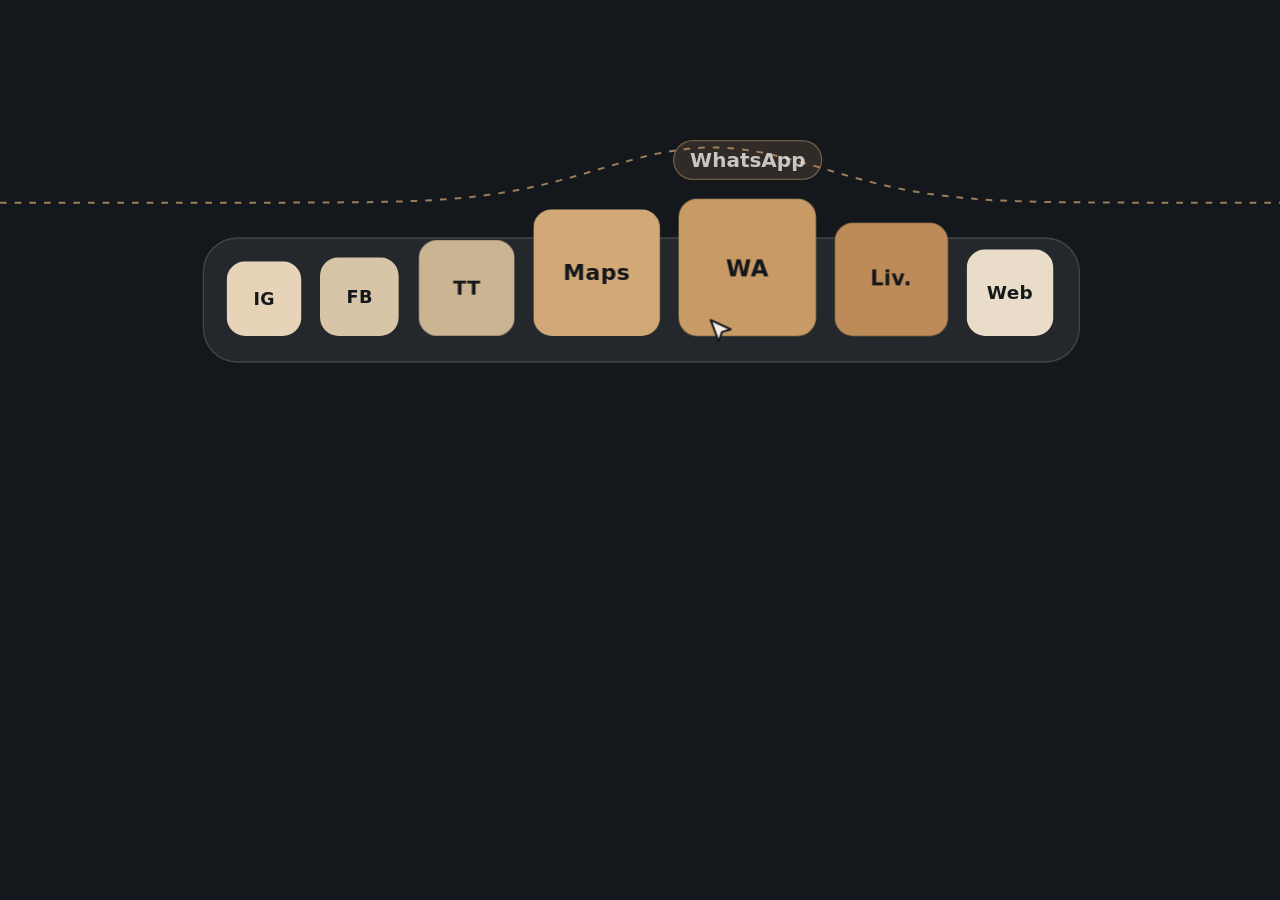
<file: assets/effect-dock.html>
<!doctype html>
<html lang="fr"><head><meta charset="utf-8"><meta name="viewport" content="width=device-width,initial-scale=1">
<title>Dock magnétique</title>
<style>
html,body{margin:0;height:100%;background:#14181c;overflow:hidden}
#stage{position:absolute;left:0;top:0;width:960px;height:300px;transform-origin:0 0;font-family:Georgia,"Times New Roman",serif}
.dockbar{position:absolute;border-radius:26px;background:rgba(255,255,255,.07);border:1px solid rgba(255,255,255,.14)}
.ic{position:absolute;border-radius:14px;display:grid;place-items:center;color:#14181c;font:600 15px system-ui,Segoe UI,Arial,sans-serif;letter-spacing:.02em;will-change:transform}
.lab{position:absolute;transform:translateX(-50%);color:#f4efe8;font:600 15px system-ui,Segoe UI,Arial,sans-serif;white-space:nowrap;padding:5px 12px;border-radius:999px;background:rgba(184,137,91,.22);border:1px solid rgba(211,168,119,.5)}
svg.curve{position:absolute;left:0;top:0;width:960px;height:300px;pointer-events:none}
#cur{position:absolute;width:22px;height:22px;pointer-events:none}
</style></head>
<body>
<div id="stage">
  <svg class="curve" viewBox="0 0 960 300"><path id="curve" fill="none" stroke="#d3a877" stroke-width="1.5" stroke-dasharray="5 6" opacity=".7"/></svg>
  <div class="dockbar" id="bar"></div>
  <div id="icons"></div>
  <div class="lab" id="lab"></div>
  <svg id="cur" viewBox="0 0 22 22"><path d="M3 2l15 7-6.500 2L9 18z" fill="#f4efe8" stroke="#14181c" stroke-width="1.5" stroke-linejoin="round"/></svg>
</div>
<script>
(function () {
  var LANG = (function () { try { return parent.document.documentElement.lang; } catch (e) { return 'fr'; } })();
  var LV = ({ fr: { s: 'Liv.', l: 'Livraison' }, ar: { s: 'توصيل', l: 'التوصيل' }, en: { s: 'Del.', l: 'Delivery' } })[LANG] || { s: 'Liv.', l: 'Livraison' };
  var ITEMS = [['IG', 'Instagram', '#e7d3b8'], ['FB', 'Facebook', '#d8c4a6'], ['TT', 'TikTok', '#cbb492'], ['Maps', 'Google Maps', '#d3a877'], ['WA', 'WhatsApp', '#c79a66'], [LV.s, LV.l, '#bd8b58'], ['Web', 'Site web', '#e9dcc8']];
  var BASE = 56, GAP = 14, W = 960, CX = 480, BOTTOM = 252, N = ITEMS.length;
  var stage = document.getElementById('stage'), iconsEl = document.getElementById('icons'), bar = document.getElementById('bar'), lab = document.getElementById('lab'), cur = document.getElementById('cur'), curve = document.getElementById('curve');
  var nodes = ITEMS.map(function (it) { var d = document.createElement('div'); d.className = 'ic'; d.textContent = it[0]; d.style.background = it[2]; iconsEl.appendChild(d); return d; });

  function ease(x) { return 1 - Math.pow(1 - x, 3); }
  function inout(x) { return x < 0.5 ? 4 * x * x * x : 1 - Math.pow(-2 * x + 2, 3) / 2; }
  function lerp(a, b, p) { return a + (b - a) * p; }

  /* Une seule horloge : tout est calculé à partir du temps t (secondes), boucle de 8 s */
  function seek(t) {
    t = ((t % 8) + 8) % 8;
    var cx, a;
    if (t < 2.2) { var p = ease(t / 2.2); cx = lerp(1020, CX, p); a = p; }
    else if (t < 6.6) { var u = (t - 2.2) / 4.4; cx = CX + 190 * Math.sin(2 * Math.PI * u); a = 1; }
    else { var q = inout((t - 6.6) / 1.4); cx = lerp(CX, 1020, q); a = 1 - q; }

    var sizes = [], i, tot0 = N * BASE + GAP * (N - 1), s0 = CX - tot0 / 2;
    for (i = 0; i < N; i++) { var c0 = s0 + i * (BASE + GAP) + BASE / 2, d = (c0 - cx) / 120; sizes.push(BASE * (1 + 0.95 * a * Math.exp(-d * d))); }
    var total = sizes.reduce(function (s, v) { return s + v; }, 0) + GAP * (N - 1), x = CX - total / 2, big = 0, maxS = 0, centers = [];
    for (i = 0; i < N; i++) {
      var s = sizes[i], nd = nodes[i];
      nd.style.width = s + 'px'; nd.style.height = s + 'px'; nd.style.left = x + 'px'; nd.style.top = (BOTTOM - s) + 'px'; nd.style.fontSize = (13 + 5 * (s - BASE) / BASE) + 'px';
      centers.push(x + s / 2); if (s > maxS) { maxS = s; big = i; } x += s + GAP;
    }
    var bh = BASE + 36;
    bar.style.left = (CX - total / 2 - 18) + 'px'; bar.style.width = (total + 36) + 'px'; bar.style.height = bh + 'px'; bar.style.top = (BOTTOM + 18 - bh) + 'px';
    lab.textContent = ITEMS[big][1]; lab.style.left = centers[big] + 'px'; lab.style.top = (BOTTOM - maxS - 44) + 'px'; lab.style.opacity = String(a * a);
    cur.style.left = (cx - 4) + 'px'; cur.style.top = (BOTTOM - 14) + 'px';
    var pts = [], base = BOTTOM - BASE - 44;
    for (var px = 0; px <= W; px += 12) { var dd = (px - cx) / 120; pts.push((px === 0 ? 'M' : 'L') + px + ' ' + (base - 46 * a * Math.exp(-dd * dd)).toFixed(1)); }
    curve.setAttribute('d', pts.join(' '));
  }
  window.seek = seek;

  function fit() { var k = window.innerWidth / W; stage.style.transform = 'scale(' + k + ')'; }
  window.addEventListener('resize', fit); fit();

  var reduce = window.matchMedia && matchMedia('(prefers-reduced-motion: reduce)').matches;
  var render = /[?&]render/.test(location.search);
  if (reduce) { seek(4.4); }
  else if (!render) { var t0 = performance.now(); (function loop() { seek((performance.now() - t0) / 1000); requestAnimationFrame(loop); })(); }
  else { seek(0); }
})();
</script></body></html>
</file>
<file: assets/style.css>
/* Café Atlas — site d'exemple. Palette et mouvement : voir MOTION.md */
:root{
  --ink:#14181c;--ink2:#1c2227;--sand:#f4efe8;--paper:#fbf9f5;--cu:#b8895b;--cu2:#d3a877;--mut:#6b6f73;--line:#e3ddd2;--white:#fff;
  --serif:Georgia,"Times New Roman",serif;--sans:system-ui,-apple-system,"Segoe UI",Roboto,Arial,sans-serif;
  --ease:cubic-bezier(0.23,1,0.32,1);--r:16px;
}
*{box-sizing:border-box}
html{scroll-behavior:smooth}
body{margin:0;font-family:var(--sans);font-size:17px;line-height:1.6;color:var(--ink);background:var(--paper);-webkit-font-smoothing:antialiased}
html[lang="ar"] body{font-family:"Segoe UI",Tahoma,"Noto Naskh Arabic",system-ui,sans-serif}
html[lang="ar"] h1,html[lang="ar"] h2,html[lang="ar"] h3{font-family:inherit;letter-spacing:0}
img,svg{max-width:100%}
a{color:inherit}
h1,h2,h3{margin:0 0 .5rem;line-height:1.15;font-family:var(--serif);font-weight:600;letter-spacing:-.01em}
h2{font-size:clamp(1.6rem,3.2vw,2.1rem)}
h3{font-size:1.15rem}
p{margin:0 0 1rem}
.wrap{width:min(1120px,100% - 40px);margin-inline:auto}
.mut{color:var(--mut)}.small{font-size:.88rem}
.skip{position:absolute;inset-inline-start:-999px;top:0;background:var(--cu);color:var(--ink);padding:.6rem 1rem;z-index:100}
.skip:focus{inset-inline-start:0}
:focus-visible{outline:2px solid var(--cu);outline-offset:3px;border-radius:6px}

.demo{background:var(--ink);color:var(--cu2);text-align:center;font-size:.72rem;letter-spacing:.2em;text-transform:uppercase;padding:.35rem 0}

/* En-tête */
.hdr{position:sticky;top:0;z-index:50;background:rgba(251,249,245,.92);backdrop-filter:saturate(1.4) blur(10px);border-bottom:1px solid var(--line)}
.hdr-in{display:flex;align-items:center;justify-content:space-between;gap:1rem;min-height:68px}
.brand{display:flex;align-items:center;gap:.65rem;text-decoration:none;font-family:var(--serif);font-weight:600;font-size:1.2rem}
html[lang="ar"] .brand{font-family:inherit}
.mono{width:34px;height:34px;color:var(--cu)}
.nav ul{display:flex;gap:.25rem;list-style:none;margin:0;padding:0}
.nav a{position:relative;display:block;padding:.5rem .85rem;text-decoration:none;font-weight:500;font-size:.98rem}
.nav a::after{content:"";position:absolute;inset-inline:.85rem;bottom:.25rem;height:2px;background:var(--cu);transform:scaleX(0);transform-origin:left;transition:transform 220ms var(--ease)}
html[dir="rtl"] .nav a::after{transform-origin:right}
.nav a[aria-current="page"]::after{transform:scaleX(1)}
@media (hover:hover) and (pointer:fine){.nav a:hover::after{transform:scaleX(1)}}
.hdr-r{display:flex;align-items:center;gap:.6rem}
.lang{display:inline-flex;border:1px solid var(--line);border-radius:999px;padding:2px;background:var(--white)}
.lang button{border:0;background:transparent;font:inherit;font-size:.78rem;font-weight:600;letter-spacing:.04em;padding:.3rem .65rem;border-radius:999px;cursor:pointer;color:var(--mut);transition:background-color 160ms ease,color 160ms ease}
.lang button[aria-pressed="true"]{background:var(--ink);color:var(--white)}
.burger{display:none;width:42px;height:42px;border:1px solid var(--line);border-radius:12px;background:var(--white);cursor:pointer;position:relative}
.burger span{position:absolute;inset-inline:11px;height:2px;background:var(--ink);transition:transform 220ms var(--ease),top 220ms var(--ease)}
.burger span:first-child{top:16px}.burger span:last-child{top:24px}
.burger[aria-expanded="true"] span:first-child{top:20px;transform:rotate(45deg)}
.burger[aria-expanded="true"] span:last-child{top:20px;transform:rotate(-45deg)}

/* Boutons */
.btn{display:inline-flex;align-items:center;justify-content:center;gap:.5rem;padding:.72rem 1.2rem;border-radius:999px;border:1px solid transparent;font:inherit;font-weight:600;font-size:.97rem;text-decoration:none;cursor:pointer;transition:transform 160ms var(--ease),background-color 160ms ease,border-color 160ms ease,color 160ms ease,box-shadow 200ms ease}
.btn svg{width:18px;height:18px;flex:none}
.btn:active{transform:scale(.98)}
.btn-gold{background:var(--cu);color:var(--ink)}
.btn-line{border-color:rgba(255,255,255,.45);color:var(--white)}
.btn-ghost{border-color:var(--line);background:var(--white)}
.btn-dark{background:var(--ink);color:var(--white)}
.btn-line-d{border-color:var(--ink)}
@media (hover:hover) and (pointer:fine){
  .btn:hover{transform:translateY(-1px)}
  .btn:active{transform:scale(.98)}
  .btn-gold:hover{background:var(--cu2);box-shadow:0 8px 24px rgba(184,137,91,.35)}
  .btn-line:hover{border-color:var(--white);background:rgba(255,255,255,.08)}
  .btn-ghost:hover{border-color:var(--ink)}
  .btn-dark:hover{background:var(--ink2)}
  .btn-line-d:hover{background:var(--ink);color:var(--white)}
}
.cta{display:flex;flex-wrap:wrap;gap:.75rem;margin-top:1.5rem}

/* Hero */
.hero{background:radial-gradient(900px 420px at 85% -10%,rgba(184,137,91,.28),transparent 60%),radial-gradient(700px 400px at -10% 110%,rgba(184,137,91,.14),transparent 60%),var(--ink);color:var(--white);padding:clamp(3.5rem,9vw,7rem) 0}
.eyebrow{color:var(--cu2);text-transform:uppercase;letter-spacing:.2em;font-size:.78rem;font-weight:600;margin-bottom:1rem}
html[lang="ar"] .eyebrow{letter-spacing:0}
.hero h1{font-size:clamp(2.8rem,8vw,5.4rem);margin-bottom:1rem}
.lead{font-size:clamp(1.1rem,2.2vw,1.4rem);color:#d9d4cb;max-width:34rem}
.status{display:inline-flex;align-items:center;gap:.55rem;font-size:.92rem;color:#e8e3da;border:1px solid rgba(255,255,255,.2);border-radius:999px;padding:.3rem .9rem}
.dot{width:8px;height:8px;border-radius:50%;background:#9aa0a6}
.is-open .dot{background:#6ee7a0}.is-closed .dot{background:#f0a3a3}

/* Sections */
.sec{padding:clamp(3rem,6vw,5rem) 0}
.alt{background:var(--sand)}
.two{display:grid;grid-template-columns:1.1fr .9fr;gap:clamp(1.5rem,5vw,4rem);align-items:start}
.big{font-size:1.15rem;color:#33393e}
.facts{list-style:none;margin:0;padding:0;display:grid;gap:.9rem}
.facts li{display:flex;align-items:center;gap:.8rem;padding:1rem 1.1rem;background:var(--white);border:1px solid var(--line);border-radius:var(--r)}
.facts svg{width:22px;height:22px;color:var(--cu);flex:none}
.cards3{display:grid;grid-template-columns:repeat(3,1fr);gap:1.25rem;margin-top:1.5rem}
.card{background:var(--white);border:1px solid var(--line);border-radius:var(--r);overflow:hidden;padding-bottom:1.1rem;transition:transform 220ms var(--ease),box-shadow 220ms ease}
.card h3,.card p{padding-inline:1.1rem}.card h3{margin-top:1rem}.card p{color:var(--mut);margin:0}
@media (hover:hover) and (pointer:fine){.card:hover{transform:translateY(-3px);box-shadow:0 14px 34px rgba(20,24,28,.1)}}

/* Zones photo (à remplacer par les vraies photos du commerce) */
.ph{position:relative;display:grid;place-items:center;aspect-ratio:4/3;width:100%;border:0;padding:0;margin:0;cursor:default;background:linear-gradient(135deg,#2b333a,#48555e);color:#cfc8bc;font:inherit}
.ph1{background:linear-gradient(135deg,#2b333a,#4b5963)}.ph2{background:linear-gradient(135deg,#3a322b,#6d5a47)}.ph3{background:linear-gradient(135deg,#272e33,#3f4d55)}.ph4{background:linear-gradient(135deg,#352f2a,#5f5144)}
.ph::before{content:"";position:absolute;inset:10px;border:1px dashed rgba(255,255,255,.28);border-radius:10px}
.ph span{font-size:.78rem;letter-spacing:.12em;text-transform:uppercase;opacity:.85}
html[lang="ar"] .ph span{letter-spacing:0}
button.ph{cursor:zoom-in}

/* Animation « dock » */
.fx{margin:1.5rem 0 1.25rem;border-radius:var(--r);overflow:hidden;background:var(--ink)}
.fx iframe{display:block;width:100%;aspect-ratio:16/5;border:0}
.soc{list-style:none;margin:0;padding:0;display:flex;flex-wrap:wrap;gap:.6rem}
.pill{display:inline-flex;align-items:center;gap:.5rem;padding:.5rem .95rem;border:1px solid var(--line);border-radius:999px;text-decoration:none;font-size:.92rem;background:var(--white);transition:transform 160ms var(--ease),border-color 160ms ease,background-color 160ms ease}
.pill svg{width:18px;height:18px;color:var(--cu)}
.ftr .pill{background:transparent;border-color:rgba(255,255,255,.22);color:#e8e3da}
@media (hover:hover) and (pointer:fine){.pill:hover{transform:translateY(-1px);border-color:var(--cu)}}

/* Horaires, carte */
.hrs{width:100%;border-collapse:collapse;margin-top:.5rem}
.hrs th,.hrs td{padding:.55rem .7rem;border-bottom:1px solid var(--line);text-align:start;font-weight:400}
.hrs td{text-align:end;font-variant-numeric:tabular-nums}
.hrs tr.today{background:rgba(184,137,91,.14)}.hrs tr.today th{font-weight:700}
.map iframe{display:block;width:100%;height:290px;border:0;border-radius:14px;margin:.75rem 0 1rem}
.band{background:var(--ink);color:var(--white);padding:clamp(2.5rem,5vw,3.5rem) 0}
.band-in{display:flex;align-items:center;justify-content:space-between;gap:1.5rem;flex-wrap:wrap}
.band p{color:#cfcac1;margin:0}

/* Pages */
.phead{padding:clamp(2.5rem,6vw,4rem) 0 .5rem}
.phead h1{font-size:clamp(2.2rem,5vw,3.4rem)}
.chips{display:flex;flex-wrap:wrap;gap:.5rem;margin-top:1.25rem}
.chip{border:1px solid var(--line);background:var(--white);font:inherit;font-size:.92rem;padding:.45rem 1rem;border-radius:999px;cursor:pointer;transition:background-color 160ms ease,color 160ms ease,border-color 160ms ease}
.chip[aria-pressed="true"]{background:var(--ink);color:var(--white);border-color:var(--ink)}
.mcat{margin-bottom:2.2rem}.mcat.hide{display:none}
.ml{list-style:none;margin:.5rem 0 0;padding:0}
.ml li{display:flex;align-items:baseline;justify-content:space-between;gap:1rem;padding:.9rem 0;border-bottom:1px dotted #cfc7ba}
.ml h3{margin:0;font-family:var(--sans);font-weight:600}.ml p{margin:.15rem 0 0;font-size:.92rem}
.price{color:var(--cu);white-space:nowrap}.price b{font-size:1.15rem;color:var(--ink)}
.grid{display:grid;grid-template-columns:repeat(4,1fr);gap:1rem}
.tile{margin:0}.tile .ph{border-radius:12px;overflow:hidden}.tile figcaption{padding:.45rem .1rem;color:var(--mut);font-size:.9rem}

/* Formulaire */
.form{display:grid;gap:1rem}
.form label{display:grid;gap:.35rem;font-weight:600;font-size:.92rem}
.form input,.form textarea{font:inherit;font-weight:400;padding:.75rem .9rem;border:1px solid #d6cfc2;border-radius:12px;background:var(--white);color:var(--ink);width:100%}
.form input:focus,.form textarea:focus{outline:2px solid var(--cu);outline-offset:1px;border-color:var(--cu)}
.row3{display:grid;grid-template-columns:1.3fr 1fr 1fr;gap:.75rem}
.err{color:#9f2d2d;margin:0}

/* Lightbox */
.lb{position:fixed;inset:0;z-index:80;display:grid;grid-template-columns:auto 1fr auto;align-items:center;gap:.5rem;padding:1rem;background:rgba(10,12,14,.92);opacity:0;transition:opacity 200ms ease}
.lb[hidden]{display:none}.lb.on{opacity:1}
.lb-c{justify-self:center;width:min(720px,100%);text-align:center;color:#e8e3da;transform:scale(.97);transition:transform 220ms var(--ease)}
.lb.on .lb-c{transform:none}
.lb-ph{border-radius:14px;cursor:default}
.lb-n,.lb-x{border:1px solid rgba(255,255,255,.3);background:transparent;color:#fff;width:46px;height:46px;border-radius:50%;font-size:1.6rem;cursor:pointer;line-height:1}
.lb-x{position:absolute;top:14px;inset-inline-end:14px}
html[dir="rtl"] .lb-n{transform:scaleX(-1)}

/* Pied de page et barre d'actions mobile */
.ftr{background:var(--ink);color:#cfcac1;padding:3rem 0 1rem}
.ftr .brand{color:var(--white)}
.ftr-in{display:grid;grid-template-columns:1.2fr 1.4fr 1fr;gap:2rem}
.ftr h3{color:var(--white);font-family:var(--sans);font-size:.85rem;text-transform:uppercase;letter-spacing:.14em;margin-bottom:.8rem}
html[lang="ar"] .ftr h3{letter-spacing:0}
.ftr a{text-decoration:none}.ftr .mut{color:#a9a49b}
.ftr-b{display:flex;justify-content:space-between;gap:1rem;margin-top:2rem;padding-top:1rem;border-top:1px solid rgba(255,255,255,.12);font-size:.85rem}
.dock{display:none}

/* Affichette */
.poster-wrap{padding:2.5rem 0 4rem}
.poster{width:min(520px,100%);margin:0 auto;background:var(--white);border:1px solid var(--line);border-radius:20px;text-align:center;padding:2.5rem 1.5rem}
.poster h1{font-size:2.6rem}.qrbox{width:260px;margin:1.25rem auto}.qrbox svg{width:100%;height:auto;display:block}.po-t{font-family:var(--serif);font-size:1.5rem;margin:.5rem 0 .25rem}

/* Apparition au défilement */
html.js [data-reveal]{opacity:0;transform:translateY(14px);transition:opacity 600ms var(--ease),transform 600ms var(--ease);transition-delay:calc(var(--i,0) * 60ms)}
html.js [data-reveal].in{opacity:1;transform:none}

@media (max-width:860px){
  .two,.ftr-in{grid-template-columns:1fr}
  .cards3{grid-template-columns:1fr}
  .grid{grid-template-columns:repeat(2,1fr)}
  .hide-s{display:none}
  .burger{display:block}
  .nav{position:absolute;inset-inline:0;top:100%;background:var(--paper);border-bottom:1px solid var(--line);padding:.5rem 20px 1rem;display:none}
  .nav.open{display:block}
  .nav ul{flex-direction:column}
  .nav a{padding:.8rem .2rem;font-size:1.05rem}.nav a::after{inset-inline:.2rem}
  .row3{grid-template-columns:1fr 1fr}.row3 label:first-child{grid-column:1/-1}
  .lb{grid-template-columns:1fr;grid-template-rows:1fr auto}
  .lb-n{position:absolute;top:50%;transform:translateY(-50%)}.lb-p{inset-inline-start:8px}.lb-nx{inset-inline-end:8px}
  html[dir="rtl"] .lb-n{transform:translateY(-50%) scaleX(-1)}
  .dock{display:grid;grid-template-columns:repeat(3,1fr);position:fixed;inset-inline:0;bottom:0;z-index:60;background:var(--ink);padding:.45rem .5rem calc(.45rem + env(safe-area-inset-bottom))}
  .dock a{display:flex;flex-direction:column;align-items:center;gap:.15rem;color:#e8e3da;text-decoration:none;font-size:.74rem;padding:.3rem}
  .dock svg{width:22px;height:22px;color:var(--cu2)}
  body{padding-bottom:70px}
}
@media (max-width:420px){.lang button{padding:.3rem .5rem}.brand{font-size:1.05rem}}

@media (prefers-reduced-motion:reduce){
  html{scroll-behavior:auto}
  html.js [data-reveal]{transform:none;transition:opacity 200ms linear;transition-delay:0s}
  .btn:hover,.card:hover,.pill:hover{transform:none}
  .lb-c{transform:none;transition:none}
}
@media print{
  .demo,.hdr,.ftr,.dock,.noprint,.skip{display:none!important}
  body{background:#fff;padding:0}.poster{border:0}
}
</file>
<file: assets/fx.css>
/* Effets de mouvement : illustration dessinée, zellige animé, titres mot à mot, bande défilante.
   Règles : transform/opacity seulement, ease-out fort, tout est coupé si « réduire les animations ». */

/* Progression de lecture */
.prog{position:fixed;top:0;inset-inline:0;height:3px;z-index:90;background:linear-gradient(90deg,var(--cu),var(--cu2));transform:scaleX(var(--p,0));transform-origin:left;pointer-events:none}
html[dir="rtl"] .prog{transform-origin:right}

/* Titres : les mots montent derrière un masque */
.w{display:inline-block;overflow:hidden;vertical-align:top;padding-bottom:.16em;margin-bottom:-.16em}
.wi{display:inline-block}
html.js [data-split] .wi{transform:translateY(110%);transition:transform 750ms var(--ease);transition-delay:calc(var(--j,0) * 80ms)}
html.js [data-split].in .wi{transform:none}

/* Texte qui s'éclaire en défilant */
.sw{opacity:.2;transition:opacity 260ms ease}.sw.on{opacity:1}

/* Hero : zellige en mouvement + halo qui suit le curseur */
.hero{position:relative;overflow:hidden}
.pat{position:absolute;inset:-12% 0;opacity:.11;background-image:url("data:image/svg+xml,%3Csvg xmlns='http://www.w3.org/2000/svg' width='64' height='64' viewBox='0 0 64 64'%3E%3Cg fill='none' stroke='%23d3a877' stroke-width='.8'%3E%3Cpath d='M16 16h32v32H16zM32 9.4l22.6 22.6L32 54.6 9.4 32z'/%3E%3Ccircle cx='32' cy='32' r='3'/%3E%3C/g%3E%3C/svg%3E");background-size:96px;animation:drift 120s linear infinite;transform:translateY(calc(var(--sy,0) * .12px));-webkit-mask-image:radial-gradient(ellipse at 70% 40%,#000 20%,transparent 75%);mask-image:radial-gradient(ellipse at 70% 40%,#000 20%,transparent 75%)}
@keyframes drift{to{background-position:960px 480px}}
.spot{position:absolute;inset:0;pointer-events:none;opacity:.7;background:radial-gradient(460px circle at var(--mx,72%) var(--my,30%),rgba(211,168,119,.2),transparent 62%);transition:opacity 400ms ease}
.hero-in{position:relative;display:grid;grid-template-columns:1.1fr .9fr;gap:2rem;align-items:center}
.hero-art{position:relative;justify-self:center;width:min(380px,80vw);aspect-ratio:1;translate:0 calc(var(--sy,0) * -.05px)}
.hero-art-in{position:absolute;inset:0}
.ring{position:absolute;inset:0;width:100%;height:100%;animation:spin 48s linear infinite}
.ring text{font:600 12.5px system-ui,Segoe UI,Arial,sans-serif;letter-spacing:.28em;fill:rgba(211,168,119,.7)}
@keyframes spin{to{transform:rotate(360deg)}}
.glass{position:absolute;inset:14% 20%;width:60%;height:72%;stroke:var(--cu2);stroke-width:2.4;overflow:visible}
.glass .liq{fill:rgba(184,137,91,.28);opacity:0;transition:opacity 900ms ease 1.2s}
.in .glass .liq{opacity:1}

/* Dessin trait par trait */
.draw path,.draw ellipse{stroke-dasharray:1;stroke-dashoffset:1;transition:stroke-dashoffset 1.4s var(--ease);transition-delay:calc(var(--k,0) * 120ms)}
.in .draw path,.in .draw ellipse,.draw.in path{stroke-dashoffset:0}
.glass .liq,.glass path.liq{stroke-dasharray:none;stroke-dashoffset:0}
.steam path{animation:steam 4s ease-in-out infinite;animation-delay:calc(var(--k,0) * .55s + 1.6s)}
@keyframes steam{0%,100%{opacity:.35;transform:translateY(5px)}50%{opacity:1;transform:translateY(-6px)}}
.art{position:relative;display:grid;place-items:center;aspect-ratio:4/3;background:var(--ink);overflow:hidden}
.art::before{content:"";position:absolute;inset:0;opacity:.09;background-image:url("data:image/svg+xml,%3Csvg xmlns='http://www.w3.org/2000/svg' width='64' height='64' viewBox='0 0 64 64'%3E%3Cg fill='none' stroke='%23d3a877' stroke-width='.8'%3E%3Cpath d='M16 16h32v32H16zM32 9.4l22.6 22.6L32 54.6 9.4 32z'/%3E%3Ccircle cx='32' cy='32' r='3'/%3E%3C/g%3E%3C/svg%3E");background-size:72px}
.art svg{position:relative;width:62%;stroke:var(--cu2);stroke-width:2.2;transition:transform 500ms var(--ease)}
@media (hover:hover) and (pointer:fine){.card:hover .art svg{transform:scale(1.05) rotate(-1.5deg)}}

/* Bande défilante */
.marq{overflow:hidden;background:var(--ink2);border-block:1px solid rgba(255,255,255,.08);color:var(--cu2);padding:.9rem 0;font-family:var(--serif);font-size:1.15rem}
.marq-t{display:flex;width:max-content;animation:marq 38s linear infinite}
.marq-t>div{display:flex;align-items:center;white-space:nowrap}
.marq-t span{padding:0 1.4rem}.marq-t i{font-style:normal;font-size:.7rem;opacity:.6}
.marq:hover .marq-t{animation-play-state:paused}
@keyframes marq{to{transform:translateX(-50%)}}

/* Texte d'histoire plus grand */
.big{font-size:clamp(1.25rem,2.4vw,1.65rem);line-height:1.5;font-family:var(--serif);color:var(--ink)}
html[lang="ar"] .big{font-family:inherit}

/* Menu : ligne qui s'éclaire au survol */
.ml li{position:relative;isolation:isolate;padding-inline:.7rem}
.ml li::before{content:"";position:absolute;inset:0;z-index:-1;background:rgba(184,137,91,.1);transform:scaleX(0);transform-origin:left;transition:transform 280ms var(--ease)}
html[dir="rtl"] .ml li::before{transform-origin:right}
@media (hover:hover) and (pointer:fine){.ml li:hover::before{transform:scaleX(1)}}

/* Galerie éditoriale + volets qui s'ouvrent */
.grid{display:block;columns:4 220px;column-gap:1rem}
.tile{break-inside:avoid;margin-bottom:1rem}
.tile:nth-child(odd) .ph{aspect-ratio:4/5}.tile:nth-child(3n) .ph{aspect-ratio:1/1}.tile:nth-child(even) .ph{aspect-ratio:4/3}
.tile .ph{overflow:hidden;border-radius:12px}
.slats{position:absolute;inset:0;display:flex;pointer-events:none;z-index:2}
.slats span{flex:1;background:var(--ink);transform-origin:center;transition:transform 800ms var(--ease);transition-delay:calc(var(--s,0) * 80ms);box-shadow:inset -1px 0 0 rgba(211,168,119,.35)}
.tile.in .slats span{transform:scaleX(0)}
.tile .ph::after{content:"";position:absolute;inset:0;background:linear-gradient(135deg,transparent 40%,rgba(255,255,255,.07));transform:scale(1);transition:transform 600ms var(--ease)}
@media (hover:hover) and (pointer:fine){.tile:hover .ph::after{transform:scale(1.15)}}

/* Pied de page : grand nom en dégradé animé */
.wordmark{font-family:var(--serif);font-size:clamp(3rem,13vw,10rem);line-height:1.05;margin-top:2rem;background:linear-gradient(90deg,rgba(211,168,119,.14),rgba(211,168,119,.6),rgba(211,168,119,.14));background-size:220% 100%;-webkit-background-clip:text;background-clip:text;color:transparent;animation:shimmer 9s linear infinite;user-select:none}
html[lang="ar"] .wordmark{font-family:inherit}
@keyframes shimmer{to{background-position:-220% 0}}

@media (max-width:860px){
  .hero-in{grid-template-columns:1fr}
  .hero-art{width:min(300px,72vw);margin-top:.5rem}
  .grid{columns:2 140px}
  .marq{font-size:1rem}
}

@media (prefers-reduced-motion:reduce){
  .pat,.ring,.marq-t,.steam path,.wordmark{animation:none}
  .pat,.hero-art{transform:none;translate:none}
  html.js [data-split] .wi{transform:none;transition:none}
  .sw{opacity:1;transition:none}
  .draw path,.draw ellipse{stroke-dashoffset:0;transition:none}
  .glass .liq{opacity:1;transition:none}
  .slats{display:none}
  .prog{display:none}
  .ml li::before,.art svg{transition:none}
  ::view-transition-group(*),::view-transition-old(*),::view-transition-new(*){animation:none!important}
}

/* ===== Fond animé de produits (hero) ===== */
.hero-in{grid-template-columns:1fr}
.hero{min-height:min(88vh,720px);display:flex;align-items:center}
.wall{position:absolute;inset:0;overflow:hidden;background:#14181c;transform:translateY(calc(var(--sy,0) * .12px))}
.slide{position:absolute;inset:-5%;background-size:cover;background-position:center;opacity:0;animation:kb 28s linear infinite;animation-delay:calc(var(--n) * 7s - 2s);will-change:transform,opacity}
@keyframes kb{0%{opacity:0;transform:scale(1.14) translate3d(1.6%,1%,0)}5%{opacity:1}25%{opacity:1}30%{opacity:0;transform:scale(1.02) translate3d(-1.6%,-1%,0)}100%{opacity:0;transform:scale(1.02)}}
.veil{position:absolute;inset:0;background:linear-gradient(90deg,rgba(15,18,21,.9) 0%,rgba(15,18,21,.66) 46%,rgba(15,18,21,.3) 100%),linear-gradient(0deg,rgba(15,18,21,.6),transparent 45%)}
html[dir="rtl"] .veil{background:linear-gradient(270deg,rgba(15,18,21,.9) 0%,rgba(15,18,21,.66) 46%,rgba(15,18,21,.3) 100%),linear-gradient(0deg,rgba(15,18,21,.6),transparent 45%)}
.hero .pat{position:absolute;inset:-100px;opacity:.08;background-size:96px;animation:drift 22s linear infinite;transform:none;-webkit-mask-image:none;mask-image:none}
@keyframes drift{from{transform:translate3d(0,0,0)}to{transform:translate3d(-96px,-96px,0)}}
.hero-in{z-index:2}
.wall-cap{position:absolute;z-index:2;inset-inline-end:clamp(16px,3vw,40px);bottom:20px;height:34px;min-width:230px}
.wall-cap span{position:absolute;inset-inline-end:0;bottom:0;white-space:nowrap;color:#f4efe8;font-size:.85rem;letter-spacing:.06em;padding:.4rem .9rem;border:1px solid rgba(255,255,255,.28);border-radius:999px;background:rgba(15,18,21,.45);backdrop-filter:blur(6px);opacity:0;animation:capk 28s linear infinite;animation-delay:calc(var(--n) * 7s - 2s)}
.wall-cap span::before{content:"";display:inline-block;width:6px;height:6px;border-radius:50%;background:var(--cu2);margin-inline-end:.55rem;vertical-align:middle}
@keyframes capk{0%{opacity:0;transform:translateY(6px)}4%{opacity:1;transform:none}21%{opacity:1;transform:none}24%{opacity:0;transform:translateY(-6px)}100%{opacity:0}}

/* Images dans les cartes, la galerie et les bannières */
.art{background:var(--ink)}.art::before{display:none}
.art img{width:100%;height:100%;object-fit:cover;display:block;transition:transform 700ms var(--ease)}
@media (hover:hover) and (pointer:fine){.card:hover .art img{transform:scale(1.06)}}
.tile .ph{background:var(--ink2)}.tile .ph::before{display:none}.tile .ph::after{display:none}
.tile .ph img{position:absolute;inset:0;width:100%;height:100%;object-fit:cover;transition:transform 700ms var(--ease)}
@media (hover:hover) and (pointer:fine){.tile:hover .ph img{transform:scale(1.06)}}
.lb-img{width:100%;max-height:78vh;object-fit:contain;border-radius:14px;background:var(--ink2)}
.pbanner{height:clamp(160px,30vw,300px);background-size:cover;background-position:center;position:relative;overflow:hidden;animation:bz 24s ease-in-out infinite alternate}
.pbanner::after{content:"";position:absolute;inset:0;background:linear-gradient(0deg,rgba(251,249,245,1),rgba(251,249,245,0) 55%)}
@keyframes bz{from{background-size:112%}to{background-size:100%}}
.cred{list-style:none;margin:0;padding:0;display:grid;gap:1rem}
.cred li{display:flex;gap:1rem;align-items:center;padding:.8rem;border:1px solid var(--line);border-radius:14px;background:var(--white)}
.cred img{width:120px;height:90px;object-fit:cover;border-radius:10px;flex:none}
.cred a{color:var(--cu)}
@media (max-width:860px){
  .veil,html[dir="rtl"] .veil{background:linear-gradient(0deg,rgba(15,18,21,.92) 0%,rgba(15,18,21,.6) 100%)}
  .wall-cap{inset-inline-start:16px;inset-inline-end:auto;bottom:14px}
  .cred li{flex-direction:column;align-items:flex-start}.cred img{width:100%;height:160px}
}
@media (prefers-reduced-motion:reduce){
  .slide{animation:none;opacity:0;transform:none}.slide:first-child{opacity:1}
  .wall-cap span{animation:none;opacity:0}.wall-cap span:first-child{opacity:1}
  .hero .pat,.pbanner{animation:none}
}
</file>
<file: assets/v3.css>
/* Café Atlas v3 — crème, vert forêt, un seul vert citron pour l'action, photos en héros, mouvement partout mais jamais gratuit.
   Chargé après style.css et fx.css. Toutes les couleurs passent par les variables ci-dessous. */
:root{
  --forest:#00473c;--forest2:#003a31;--lime:#e6ff55;--sage:#d8e5d6;--sandb:#e8dcc6;--cream:#f4f3e7;--ink:#0e150e;--wgray:#8c8c82;
  --ink2:#003a31;--paper:#f4f3e7;--sand:#e8dcc6;--cu:#00473c;--cu2:#d8e5d6;--mut:#4f5a4f;--line:#d9d6c3;--white:#fbfaf2;--r:24px;
  --tab-off:#6b6e63;--on-dark:#f4f3e7;--on-dark-mut:rgba(244,243,231,.78);--veil:rgba(244,243,231,.92);
  --serif:"Fraunces",Georgia,"Times New Roman",serif;--sans:"Readex Pro",system-ui,-apple-system,"Segoe UI",Roboto,Arial,sans-serif;
  --ease:cubic-bezier(.16,1,.3,1);--shadow:3px 3px 32px -10px rgba(14,21,14,.4);
}
html,body{overflow-x:clip}
html{color-scheme:light;scroll-padding-top:100px}
body{background:var(--cream);color:var(--ink);font-family:var(--sans);font-size:17px;line-height:1.5;letter-spacing:.01em}
html[lang="ar"] body,html[lang="ar"] h1,html[lang="ar"] h2,html[lang="ar"] h3{font-family:var(--sans);letter-spacing:0}
h1,h2,h3{font-family:var(--sans);font-weight:400;letter-spacing:-.02em;text-wrap:balance}
h2{font-size:clamp(2.2rem,5vw,4.2rem);line-height:.95;margin-bottom:1rem}
html[lang="ar"] h2{line-height:1.3}
::selection{background:var(--lime);color:var(--ink)}
:focus-visible{outline:2px solid var(--forest);outline-offset:3px;border-radius:6px}
.skip{background:var(--lime);color:var(--ink)}
.sr{position:absolute;width:1px;height:1px;overflow:hidden;clip:rect(0 0 0 0);white-space:nowrap}
[id]{scroll-margin-top:96px}
.wrap{width:min(1200px,100% - 40px)}

/* ---------- bandeaux, en-tête ---------- */
.demo{background:var(--forest2);color:var(--sage);text-transform:none;letter-spacing:.02em;font-size:.8rem}
.strip{background:var(--forest);color:var(--cream);text-align:center;font-size:.88rem;font-weight:500;padding:.45rem 1rem}
.hdr{background:rgba(244,243,231,.94);border-bottom:1px solid var(--line);box-shadow:none}
.hdr-in{display:grid;grid-template-columns:1fr auto 1fr;align-items:center;min-height:76px}
.brand{grid-column:2;grid-row:1;justify-self:center;color:var(--forest);font-family:var(--sans);font-weight:700;font-size:1.45rem;letter-spacing:-.02em}
.mono{color:var(--forest)}
.nav{grid-column:1;grid-row:1;justify-self:start}
.hdr-r{grid-column:3;grid-row:1;justify-self:end}
.nav a{text-transform:uppercase;letter-spacing:.05em;font-size:.8rem;font-weight:700;color:var(--ink)}
html[lang="ar"] .nav a{text-transform:none;letter-spacing:0;font-size:.98rem}
.nav a::after{background:var(--forest);height:2px}
.lang{background:transparent;border-color:var(--line)}
.lang button{min-height:36px;color:var(--ink);touch-action:manipulation}
.lang button[aria-pressed="true"]{background:var(--forest);color:var(--cream)}
.burger{width:44px;height:44px;background:transparent;border-color:var(--forest)}
.burger span{background:var(--forest)}
.prog{background:var(--forest);height:3px}

/* ---------- boutons : pilules ---------- */
.btn{border-radius:9999px;font-family:var(--sans);font-weight:700;font-size:1rem;letter-spacing:.017em;padding:.95rem 1.5rem;touch-action:manipulation;transition:transform 220ms var(--ease),background-color 180ms ease,color 180ms ease,border-color 180ms ease,box-shadow 220ms ease}
.btn .arw{width:18px;height:18px;transition:transform 260ms var(--ease)}
html[dir="rtl"] .btn .arw,html[dir="rtl"] .glink .arw{transform:scaleX(-1)}
.btn-gold{background:var(--lime);color:var(--ink);box-shadow:var(--shadow)}
.btn-ghost{background:transparent;border:2px solid var(--forest);color:var(--forest);padding:.7rem 1.2rem}
.btn-dark{background:var(--forest);color:var(--cream)}
.btn-line{background:transparent;border:2px solid var(--cream);color:var(--cream)}
.btn-line-d{border:2px solid var(--ink);color:var(--ink)}
@media (hover:hover) and (pointer:fine){
  .btn-gold:hover{background:var(--lime);box-shadow:0 14px 34px -12px rgba(14,21,14,.55)}
  .btn:hover .arw{transform:translateX(4px)}
  html[dir="rtl"] .btn:hover .arw{transform:scaleX(-1) translateX(4px)}
  .btn-ghost:hover{background:var(--forest);color:var(--cream)}
  .btn-dark:hover{background:var(--forest2)}
  .btn-line:hover{background:var(--cream);color:var(--forest)}
  .btn-line-d:hover{background:var(--ink);color:var(--cream)}
}
.glink{display:inline-flex;align-items:center;gap:.45rem;min-height:44px;font-weight:700;color:var(--ink);text-decoration:none;padding:.4rem 0;background-image:linear-gradient(currentColor,currentColor);background-size:0 2px;background-repeat:no-repeat;background-position:0 100%;transition:background-size 300ms var(--ease)}
html[dir="rtl"] .glink{background-position:100% 100%}
.glink .arw{width:18px;height:18px;transition:transform 260ms var(--ease)}
@media (hover:hover) and (pointer:fine){.glink:hover{background-size:100% 2px}.glink:hover .arw{transform:translateX(4px)}html[dir="rtl"] .glink:hover .arw{transform:scaleX(-1) translateX(4px)}}
.eyebrow-sg{font-size:.82rem;font-weight:700;letter-spacing:.05em;text-transform:uppercase;color:var(--forest);margin:0 0 .9rem}
html[lang="ar"] .eyebrow-sg{text-transform:none;letter-spacing:0;font-size:.95rem}

/* ---------- HERO plein écran ---------- */
.sgh{position:relative;min-height:max(560px,min(calc(100svh - 140px),860px));display:flex;align-items:flex-end;overflow:hidden;background:var(--forest)}
.sgh-media{position:absolute;inset:0}
.sgs{position:absolute;inset:0;opacity:0;animation:sgs 18s linear infinite;animation-delay:calc(var(--n) * 6s)}
.sgs img{width:100%;height:100%;object-fit:cover;display:block}
@keyframes sgs{0%{opacity:0;transform:scale(1.12)}5%{opacity:1}38%{opacity:1}43%{opacity:0}100%{opacity:0;transform:scale(1)}}
.sgh-in{position:relative;z-index:2;padding:2rem 0 2.5rem;display:flex;align-items:flex-end;justify-content:space-between;gap:1.5rem}
.sgh-panel{background:var(--veil);backdrop-filter:blur(6px);border-radius:var(--r);padding:clamp(1.5rem,3.2vw,2.5rem);max-width:600px;box-shadow:var(--shadow)}
.sgh h1{font-size:clamp(2.8rem,6.2vw,5rem);line-height:.86;letter-spacing:-.035em;margin:0 0 1.1rem;color:var(--ink)}
.sgh h1 .ln{display:block;overflow:hidden;padding-bottom:.08em}
.sgh h1 .ln>span{display:block}
.sgh h1 .l2{font-family:var(--serif);font-style:italic;font-weight:300;letter-spacing:-.04em;color:var(--forest)}
html[lang="ar"] .sgh h1{line-height:1.25;letter-spacing:0}
html[lang="ar"] .sgh h1 .ln{overflow:visible}
html[lang="ar"] .sgh h1 .l2{font-family:var(--sans);font-style:normal;font-weight:300}
.sgh-p{font-size:1.08rem;max-width:40ch;margin:0 0 1.4rem;color:var(--ink)}
.sgh-cta{display:flex;flex-wrap:wrap;align-items:center;gap:.6rem 1.4rem;margin-bottom:1.1rem}
.sgh .status{color:var(--ink);border-color:var(--line);background:var(--white);font-size:.88rem}
.sgh .is-open .dot{background:#2f9e5b}
.sgh-bars{display:flex;gap:.45rem;align-self:flex-end;margin-bottom:.4rem}
.sgh-bars span{position:relative;width:46px;height:3px;border-radius:3px;background:rgba(244,243,231,.4);overflow:hidden}
.sgh-bars i{position:absolute;inset:0;background:var(--cream);transform:scaleX(0);transform-origin:left;animation:bar 18s linear infinite;animation-delay:calc(var(--n) * 6s)}
html[dir="rtl"] .sgh-bars i{transform-origin:right}
@keyframes bar{0%{transform:scaleX(0)}33.3%{transform:scaleX(1)}33.4%,100%{transform:scaleX(0)}}
.sgh-cap{position:absolute;z-index:2;top:1.4rem;inset-inline-end:max(20px,calc((100% - 1200px) / 2));color:var(--cream);font-weight:500;font-size:.9rem;height:2.1em;min-width:14em;text-align:end}
.sgh-cap span{position:absolute;inset-inline-end:0;opacity:0;white-space:nowrap;animation:cap 18s linear infinite;animation-delay:calc(var(--n) * 6s);background:rgba(14,21,14,.55);padding:.3rem .8rem;border-radius:20px;backdrop-filter:blur(4px)}
@keyframes cap{0%,4%{opacity:0;transform:translateY(6px)}8%,34%{opacity:1;transform:none}38%,100%{opacity:0}}
/* entrée de page */
html.js .sgh-panel{opacity:0;transform:translateY(40px)}
html.js .sgh h1 .ln>span{transform:translateY(105%)}
html.js .sgh-media{transform:scale(1.08)}
html.ready .sgh-panel{opacity:1;transform:none;transition:opacity 700ms ease,transform 1000ms var(--ease)}
html.ready .sgh h1 .ln>span{transform:none;transition:transform 1100ms var(--ease);transition-delay:calc(250ms + var(--j,0) * 120ms)}
html.ready .sgh-media{transform:none;transition:transform 2400ms var(--ease)}
html[lang="ar"].js .sgh h1 .ln>span{transform:translateY(.3em);opacity:0}
html[lang="ar"].ready .sgh h1 .ln>span{transform:none;opacity:1;transition:transform 900ms var(--ease),opacity 700ms ease;transition-delay:calc(250ms + var(--j,0) * 120ms)}

/* ---------- bandeau défilant ---------- */
.mq{background:var(--forest);color:var(--cream);overflow:hidden;padding:clamp(1rem,2.4vw,1.6rem) 0;border-block:1px solid rgba(244,243,231,.12)}
.mq-t{display:flex;width:max-content;will-change:transform;transform:translate3d(var(--x,0px),0,0) skewX(var(--sk,0deg))}
.mq-t>div{display:flex;align-items:center;white-space:nowrap}
.mq-t span{font-size:clamp(1.8rem,4.6vw,3.4rem);font-weight:400;letter-spacing:-.02em;padding:0 1.6rem;line-height:1.1}
.mq-t svg{width:clamp(22px,3vw,34px);height:auto;color:var(--sage);flex:none}

/* ---------- carte : onglets + produits ---------- */
.mn3{padding:clamp(4rem,9vw,7.5rem) 0}
.mn3-head{display:flex;flex-wrap:wrap;align-items:flex-end;justify-content:space-between;gap:1.5rem 3rem;margin-bottom:clamp(1.8rem,4vw,3rem)}
.mn3-head h2{max-width:12ch;margin:0}
.tabs{position:relative;display:flex;flex-wrap:wrap;gap:.3rem 2.2rem;padding-bottom:16px}
.tabs button{border:0;background:none;padding:.2rem 0;font:inherit;font-size:clamp(1.5rem,3vw,2.4rem);line-height:1;letter-spacing:-.02em;color:var(--tab-off);cursor:pointer;min-height:44px;transition:color 220ms ease;touch-action:manipulation}
.tabs button[aria-pressed="true"]{color:var(--ink)}
@media (hover:hover) and (pointer:fine){.tabs button:hover{color:var(--ink)}}
.tabs .tdot{position:absolute;bottom:0;left:0;width:8px;height:8px;border-radius:50%;background:var(--forest);transform:translateX(var(--tx,0px));transition:transform 520ms var(--ease)}
.pgrid{display:grid;grid-template-columns:repeat(3,minmax(0,1fr));gap:clamp(1.5rem,3vw,2.5rem) clamp(1rem,2.4vw,2rem)}
.pc{position:relative;transition:opacity 380ms ease,transform 520ms var(--ease)}
.pc.out{opacity:0;transform:scale(.94) translateY(12px)}
.pc.gone{display:none}
.pc-ph{position:relative;aspect-ratio:1;border-radius:20px;overflow:hidden;background:var(--sage)}
.pc-ph img{width:100%;height:100%;object-fit:cover;display:block;transform:scale(1.02);transition:transform 900ms var(--ease)}
@media (hover:hover) and (pointer:fine){.pc:hover .pc-ph img{transform:scale(1.08)}}
.badge{position:absolute;top:14px;inset-inline-start:14px;background:var(--lime);color:var(--ink);font-size:.75rem;font-weight:700;letter-spacing:.05em;text-transform:uppercase;padding:.3rem .8rem;border-radius:20px}
html[lang="ar"] .badge{text-transform:none;letter-spacing:0;font-size:.85rem}
.pc h3{font-size:1.25rem;font-weight:700;letter-spacing:.01em;margin:1.1rem 0 .35rem}
.pc-d{margin:0 0 .8rem;color:var(--mut);font-size:1rem;line-height:1.35}
.pc-f{display:flex;align-items:center;justify-content:space-between;gap:1rem}
.pc-p{font-variant-numeric:tabular-nums;color:var(--forest);font-weight:500}.pc-p b{font-size:1.2rem;color:var(--ink)}
.mn3-more{margin-top:clamp(2rem,4vw,3rem);display:flex;justify-content:center}
/* révélation des photos */
html.js .rv{clip-path:inset(100% 0 0 0 round 20px);transition:clip-path 1100ms var(--ease);transition-delay:calc(var(--i,0) * 50ms)}
html.js .rv.in{clip-path:inset(0 0 0 0 round 20px)}

/* ---------- histoire : bande sauge ---------- */
.split{background:var(--sage);padding:clamp(4rem,9vw,7.5rem) 0;overflow:hidden}
.split-in{display:grid;grid-template-columns:minmax(0,1fr) minmax(0,1fr);gap:clamp(2rem,6vw,5rem);align-items:center}
.split h2{margin-bottom:1.4rem}
.split .big{font-family:var(--sans);font-size:clamp(1.15rem,1.8vw,1.35rem);line-height:1.45;color:var(--ink);margin-bottom:1.8rem}
.ffacts{list-style:none;margin:0;padding:0;display:grid;gap:1rem}
.ffacts li{display:flex;align-items:center;gap:.8rem;font-weight:700;font-size:1.05rem}
.ffacts svg{width:24px;height:24px;color:var(--forest);flex:none}
.split-ph{position:relative;border-radius:24px;overflow:hidden;aspect-ratio:4/5}
.split-ph img{position:absolute;inset:-12% 0;width:100%;height:124%;object-fit:cover;transform:translate3d(0,var(--py,0px),0)}

/* ---------- plaisirs du jour : rail ---------- */
.rail-sec{background:var(--sandb);padding:clamp(4rem,9vw,7rem) 0;overflow:hidden}
.rail-head{display:flex;flex-wrap:wrap;align-items:flex-end;justify-content:space-between;gap:1.2rem;margin-bottom:2rem}
.rail-head h2{margin:0}
.rail-head p{margin:.6rem 0 0;font-size:1.05rem;color:var(--mut)}
.rail-nav{display:flex;gap:.6rem}
.rail-nav button{width:52px;height:52px;border-radius:50%;border:2px solid var(--forest);background:transparent;color:var(--forest);display:grid;place-items:center;cursor:pointer;transition:background-color 180ms ease,color 180ms ease,transform 220ms var(--ease);touch-action:manipulation}
.rail-nav button svg{width:20px;height:20px}
.rail-next svg{transform:scaleX(-1)}
html[dir="rtl"] .rail-prev svg{transform:scaleX(-1)}
html[dir="rtl"] .rail-next svg{transform:none}
@media (hover:hover) and (pointer:fine){.rail-nav button:hover{background:var(--forest);color:var(--cream)}}
.rail-nav button:active{transform:scale(.94)}
.rail{display:flex;gap:clamp(1rem,2.4vw,1.8rem);overflow-x:auto;scroll-snap-type:x mandatory;scrollbar-width:none;padding-inline:max(20px,calc((100% - 1200px) / 2));scroll-padding-inline:max(20px,calc((100% - 1200px) / 2));cursor:grab;-webkit-overflow-scrolling:touch;overscroll-behavior-x:contain}
.rail::-webkit-scrollbar{display:none}
.rail.drag{cursor:grabbing;scroll-snap-type:none;user-select:none}
.rc{flex:0 0 clamp(250px,30vw,360px);scroll-snap-align:start}
.rc-ph{position:relative;aspect-ratio:4/5;border-radius:20px;overflow:hidden;background:var(--sage)}
.rc-ph img{width:100%;height:100%;object-fit:cover;display:block;pointer-events:none;transition:transform 900ms var(--ease)}
@media (hover:hover) and (pointer:fine){.rc:hover .rc-ph img{transform:scale(1.06)}}
.rc-w{position:absolute;bottom:14px;inset-inline-start:14px;background:var(--veil);color:var(--forest);font-size:.82rem;font-weight:700;padding:.35rem .8rem;border-radius:20px}
.rc h3{font-size:1.35rem;font-weight:700;letter-spacing:0;margin:1rem 0 .25rem}
.rc p{margin:0;color:var(--mut)}
.rail-bar{width:min(1200px,100% - 40px);margin:2rem auto 0;height:3px;background:rgba(0,71,60,.18);border-radius:3px;overflow:hidden}
.rail-bar i{display:block;height:100%;background:var(--forest);transform:scaleX(var(--rp,.2));transform-origin:left;transition:transform 200ms linear}
html[dir="rtl"] .rail-bar i{transform-origin:right}

/* ---------- réseaux : bande forêt ---------- */
.social{background:var(--forest);color:var(--cream);padding:clamp(4rem,9vw,7rem) 0;text-align:center}
.social h2{color:var(--cream);font-size:clamp(2.4rem,6vw,4.8rem)}
.social p{color:var(--on-dark-mut);font-size:1.1rem;max-width:46ch;margin:0 auto 2rem}
.social .soc{justify-content:center;gap:.7rem}
.social .pill{background:transparent;border:2px solid rgba(244,243,231,.5);color:var(--cream);font-weight:500;font-size:1rem;padding:.75rem 1.3rem;transition:transform 320ms var(--ease),background-color 180ms ease,color 180ms ease,border-color 180ms ease}
.social .pill svg{color:var(--cream)}
@media (hover:hover) and (pointer:fine){.social .pill:hover{background:var(--cream);color:var(--forest);border-color:var(--cream)}.social .pill:hover svg{color:var(--forest)}}
html.js .social .soc li{opacity:0;transform:translateY(18px) scale(.9)}
html.js .social .soc.in li{opacity:1;transform:none;transition:opacity 500ms ease,transform 700ms var(--ease);transition-delay:calc(var(--i,0) * 50ms)}

/* ---------- horaires et carte ---------- */
.info{padding:clamp(4rem,9vw,7rem) 0}
.info .two{grid-template-columns:minmax(0,1fr) minmax(0,1fr)}
.hrs th,.hrs td{border-color:var(--line);padding:.7rem .4rem}
.hrs tr.today{background:var(--sage)}.hrs tr.today th{font-weight:700}
.map iframe{border-radius:20px;height:320px}
.info .mut{color:var(--mut)}

/* ---------- appel final : photo plein écran ---------- */
.fin3{position:relative;min-height:min(80vh,720px);display:grid;place-items:center;overflow:hidden;padding:clamp(3rem,7vw,5rem) 0}
.fin3-ph{position:absolute;inset:0}
.fin3-ph img{width:100%;height:100%;object-fit:cover;transform:scale(var(--fz,1.15));transition:transform 120ms linear}
.fin3-panel{position:relative;z-index:1;background:var(--veil);backdrop-filter:blur(6px);border-radius:var(--r);padding:clamp(1.8rem,4vw,3rem);max-width:680px;text-align:center;box-shadow:var(--shadow);margin:0 20px}
.fin3 h2{font-size:clamp(2.2rem,5.4vw,4.2rem)}
.fin3 p{font-size:1.1rem;margin:0 auto 1.6rem;max-width:40ch}
.fin3 .cta{justify-content:center;margin:0;gap:.7rem}

/* ---------- pied de page, barre mobile ---------- */
.ftr{background:var(--forest);color:var(--on-dark-mut)}
.ftr .brand{color:var(--cream);justify-self:start}
.ftr .mono{color:var(--cream)}
.ftr h3{color:var(--cream);font-family:var(--sans);text-transform:none;letter-spacing:0;font-size:1rem;font-weight:700}
.ftr .mut{color:var(--on-dark-mut)}
.ftr .pill{background:transparent;border-color:rgba(244,243,231,.35);color:var(--cream)}
.ftr .pill svg{color:var(--sage)}
.wordmark{font-family:var(--sans);font-weight:400;letter-spacing:-.04em;background:none;-webkit-background-clip:border-box;background-clip:border-box;color:rgba(244,243,231,.16);animation:none;line-height:1}
html[lang="ar"] .wordmark{line-height:1.6;letter-spacing:0}
.dock{background:var(--forest)}
.dock a{color:var(--cream)}.dock svg{color:var(--lime)}

/* ---------- autres pages ---------- */
.phead h1{font-size:clamp(2.6rem,6vw,4.6rem);line-height:.9;letter-spacing:-.035em}
html[lang="ar"] .phead h1{line-height:1.3;letter-spacing:0}
.chip{border:2px solid var(--forest);background:transparent;color:var(--forest);font-weight:700}
.chip[aria-pressed="true"]{background:var(--forest);color:var(--cream);border-color:var(--forest)}
.price{color:var(--forest)}.price b{color:var(--ink)}
.ml li{border-bottom:1px solid var(--line)}
.tile .ph{border-radius:20px}
.slats span{background:var(--forest);box-shadow:none}
.form input,.form textarea{border-radius:8px;border:1px solid var(--wgray);background:var(--white)}
.form input:focus,.form textarea:focus{outline-color:var(--forest);border-color:var(--forest)}
.card{border:0;background:transparent;border-radius:0}
.card .art img{border-radius:20px}
.facts li{background:var(--white);border-color:var(--line);border-radius:9999px}
.facts svg{color:var(--forest)}
.pill{border-radius:9999px;background:var(--white)}
.pill svg{color:var(--forest)}
.band{background:var(--forest)}
.marq{background:var(--forest);color:var(--cream)}
.lb-n,.lb-x{border-radius:50%}
.poster{border-radius:24px}

/* arabe : titres découpés sans masque */
html[lang="ar"] .w{overflow:visible;padding:0;margin:0}
html[lang="ar"] [data-split] .wi{transform:translateY(.3em);opacity:0;transition:transform 750ms var(--ease),opacity 600ms ease;transition-delay:calc(var(--j,0) * 80ms)}
html[lang="ar"] [data-split].in .wi{transform:none;opacity:1}

@media (max-width:860px){
  .hdr-in{grid-template-columns:auto 1fr auto;min-height:64px}
  .brand{grid-column:1;justify-self:start;font-size:1.25rem}
  .hdr-r{grid-column:3}
  .nav{background:var(--cream)}
  .sgh{min-height:auto;display:block;background:var(--cream)}
  .sgh-media{position:relative;height:56vh;height:56svh;min-height:320px}
  .sgh-in{display:block;padding:0 0 2rem;margin-top:-4.5rem}
  .sgh-bars{position:absolute;top:calc(-56svh + 1rem);inset-inline-start:0}
  .sgh-cap{top:1rem}
  .pgrid{grid-template-columns:repeat(2,minmax(0,1fr))}
  .split-in,.info .two{grid-template-columns:1fr}
  .split-ph{aspect-ratio:4/3}
  .rc{flex-basis:72vw}
}
@media (max-width:520px){
  .pgrid{grid-template-columns:1fr}
  .tabs{gap:.3rem 1.4rem}
  .sgh-bars{display:none}
}
@media (prefers-reduced-motion:reduce){
  .sgs,.sgh-bars i,.sgh-cap span{animation:none}
  .sgs:first-child,.sgh-cap span:first-child{opacity:1}
  html.js .sgh-panel,html.js .sgh h1 .ln>span,html.js .sgh-media,html[lang="ar"].js .sgh h1 .ln>span{opacity:1;transform:none;transition:none}
  html.js .rv{clip-path:none;transition:none}
  html.js .social .soc li{opacity:1;transform:none}
  .mq-t{transform:none}
  .split-ph img{transform:none}
  .fin3-ph img{transform:none;transition:none}
  .pc,.tabs .tdot{transition:none}
}

.brand{white-space:nowrap}
@media (max-width:420px){.brand{font-size:1.08rem}.brand .mono{width:28px;height:28px}}

/* bouton pause : tout ce qui bouge tout seul peut être arrêté */
.sgh-pause{position:absolute;z-index:3;top:1.2rem;inset-inline-start:max(20px,calc((100% - 1200px) / 2));width:44px;height:44px;border-radius:50%;border:2px solid rgba(244,243,231,.7);background:rgba(14,21,14,.45);color:var(--cream);display:grid;place-items:center;cursor:pointer;backdrop-filter:blur(4px);transition:background-color 180ms ease,transform 220ms var(--ease);touch-action:manipulation}
.sgh-pause svg{width:18px;height:18px;grid-area:1/1}
.sgh-pause .i-play{display:none}
.sgh-pause[aria-pressed="true"] .i-play{display:block}.sgh-pause[aria-pressed="true"] .i-pause{display:none}
@media (hover:hover) and (pointer:fine){.sgh-pause:hover{background:rgba(14,21,14,.7)}}
.sgh-pause:active{transform:scale(.94)}
html.paused .sgs,html.paused .sgh-bars i,html.paused .sgh-cap span,.sgh.hold .sgs,.sgh.hold .sgh-bars i,.sgh.hold .sgh-cap span{animation-play-state:paused}
/* cibles tactiles de 44 px sur écran tactile */
@media (pointer:coarse){.lang button,.ftr .pill,.pill{min-height:44px}.tabs{gap:.2rem 1.6rem}}
@media (prefers-reduced-motion:reduce){.sgh-pause{display:none}}
</file>
